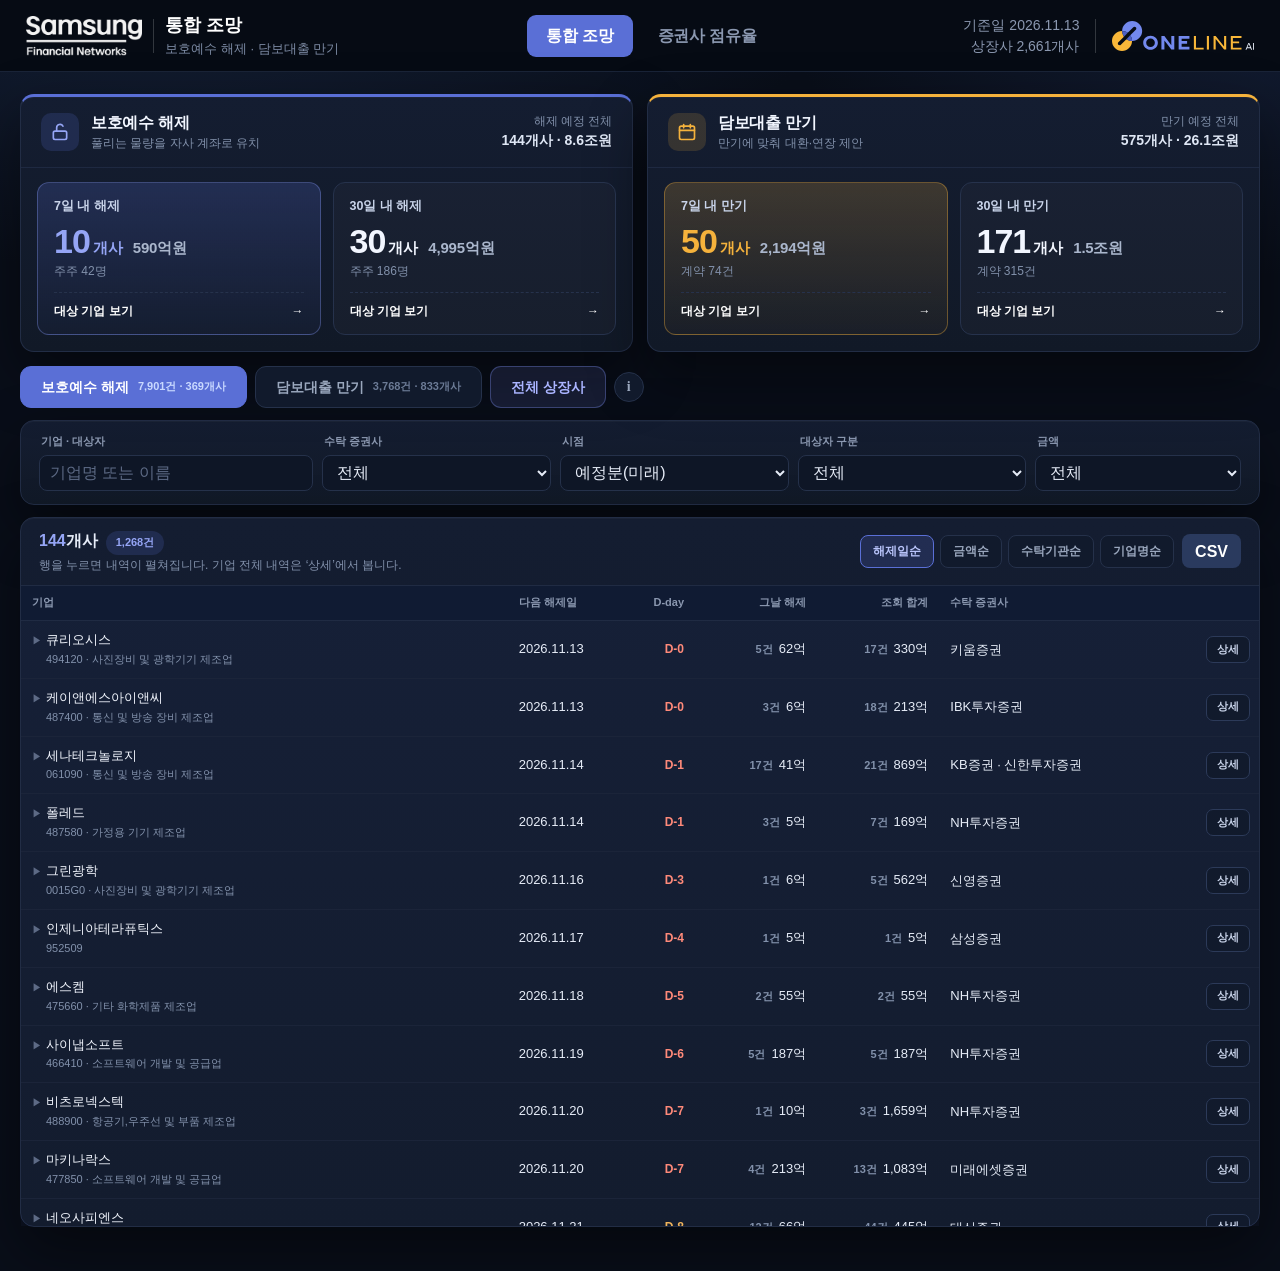
<file: index.html>
<!DOCTYPE html>
<html lang="ko">
<head>
<meta charset="UTF-8" />
<meta name="viewport" content="width=device-width, initial-scale=1.0" />
<title>통합 조망 — 락업·담보대출</title>
<link rel="stylesheet" href="assets/base.css?v=20260929c" />
<style>
  /* 상단 요약 — 보호예수와 담보대출을 두 묶음으로 나눈다 */
  .sum{display:grid;grid-template-columns:1fr 1fr;gap:14px;margin-bottom:14px;background:none;border:0;box-shadow:none;border-radius:0;overflow:visible}
  .sp{background:#fff;border:1px solid var(--line);border-radius:14px;box-shadow:var(--shadow);overflow:hidden}
  .sp-h{display:flex;align-items:center;gap:12px;padding:14px 20px;border-bottom:1px solid var(--line)}
  .sp-ic{width:38px;height:38px;border-radius:10px;display:grid;place-items:center;flex:none}
  .sp-ic svg{width:20px;height:20px}
  .sp-t{font-size:16px;font-weight:850;letter-spacing:-.3px}
  .sp-d{font-size:12px;color:var(--muted);margin-top:1px}
  .sp-r{margin-left:auto;text-align:right;font-size:11.5px;color:var(--muted);white-space:nowrap}
  .sp-r b{display:block;font-size:14px;font-weight:850;color:var(--text)}
  .sp.lk{border-top:3px solid var(--primary)} .sp.lk .sp-ic{background:var(--primary-soft);color:var(--primary)}
  .sp.ln{border-top:3px solid #e08a1e} .sp.ln .sp-ic{background:var(--orange-soft);color:var(--orange)}
  .sp-b{display:grid;grid-template-columns:1fr 1fr;gap:12px;padding:14px 16px 16px}
  .st{border:1px solid var(--line);border-radius:12px;padding:14px 16px 13px;cursor:pointer;position:relative;
    transition:border-color .12s,box-shadow .12s,transform .12s;background:#fff}
  .st:hover{transform:translateY(-1px);box-shadow:0 8px 20px rgba(16,24,39,.09)}
  .sp.lk .st:hover{border-color:var(--primary)} .sp.ln .st:hover{border-color:#e08a1e}
  .sp.lk .st.now{background:linear-gradient(180deg,#f3f7ff,#fff 70%);border-color:#c9d9fb}
  .sp.ln .st.now{background:linear-gradient(180deg,#fff8ee,#fff 70%);border-color:#f6d9ad}
  .st-l{display:flex;align-items:center;gap:7px;font-size:12.5px;font-weight:800;color:#374151}
  .st-l i{font-style:normal;font-size:10.5px;font-weight:850;border-radius:999px;padding:2px 8px;background:var(--red-soft);color:var(--red)}
  .st-v{font-size:34px;font-weight:850;letter-spacing:-1px;line-height:1.1;margin-top:8px}
  .st-v .u{font-size:15px;font-weight:800;margin-left:3px;letter-spacing:0}
  .st-v em{font-style:normal;font-size:15px;font-weight:800;color:#4b5563;margin-left:10px;letter-spacing:-.2px}
  .sp.lk .st.now .st-v{color:var(--primary)} .sp.ln .st.now .st-v{color:#b45309}
  .st-s{font-size:12px;color:var(--muted);margin-top:3px}
  .st-bar{display:flex;height:6px;border-radius:999px;overflow:hidden;background:#eef1f6;margin-top:12px}
  .st-bar span{display:block;height:100%}
  .st-bar .me{background:var(--primary)} .st-bar .ot{background:#f3b04d}
  .st-k{display:flex;justify-content:space-between;font-size:11.5px;color:#4b5563;margin-top:6px}
  .st-k b{font-weight:850;color:var(--text)}
  .st-k .dot{display:inline-block;width:7px;height:7px;border-radius:50%;margin-right:5px;vertical-align:1px}
  .st-go{margin-top:12px;padding-top:10px;border-top:1px dashed var(--line);font-size:12px;font-weight:800;display:flex;justify-content:space-between}
  .sp.lk .st-go{color:var(--primary)} .sp.ln .st-go{color:#b45309}
  @media(max-width:1100px){.sum{grid-template-columns:1fr}}
  @media(max-width:640px){.sp-b{grid-template-columns:1fr}}

  /* 대상 기업 팝업 */
  .act{position:fixed;inset:0;z-index:35;background:rgba(16,24,39,.5);display:none;align-items:flex-start;justify-content:center;padding:34px 20px;overflow:auto}
  .act.on{display:flex}
  .act-box{width:min(1240px,100%);background:#f5f7fb;border-radius:16px;box-shadow:0 30px 80px rgba(16,24,39,.35);overflow:hidden}
  .act-h{background:#fff;padding:20px 24px 16px;border-bottom:1px solid var(--line);position:sticky;top:0;z-index:2}
  .act-t{font-size:20px;font-weight:850;letter-spacing:-.4px}
  .act-d{font-size:12.5px;color:var(--muted);margin-top:3px}
  .act-x{display:flex;gap:8px}
  .act-x button{height:36px;padding:0 14px;border-radius:8px;border:1px solid #d5dbe4;background:#fff;font-weight:750;font-size:13px;cursor:pointer;color:#374151}
  .act-x button:hover{border-color:#9aa9c4}
  .act-k{display:grid;grid-template-columns:repeat(4,1fr);gap:10px;margin-top:14px}
  .act-k div{background:#f8fafc;border:1px solid var(--line);border-radius:10px;padding:10px 14px}
  .act-k small{display:block;font-size:11px;font-weight:750;color:#6b7280}
  .act-k b{display:block;font-size:19px;font-weight:850;letter-spacing:-.4px;margin-top:2px}
  .act-k span{font-size:11.5px;color:var(--muted)}
  .act-f{display:flex;gap:10px;align-items:center;margin-top:12px;flex-wrap:wrap}
  .sg{display:flex;border:1px solid #d5dbe4;border-radius:8px;overflow:hidden;background:#fff}
  .sg button{border:0;background:#fff;height:34px;padding:0 14px;font-size:13px;font-weight:750;color:#4b5563;cursor:pointer}
  .sg button.on{background:var(--primary);color:#fff}
  .sg button small{font-size:11px;font-weight:800;opacity:.7;margin-left:3px}
  .act-b{padding:16px 24px 26px}
  .act-sec{font-size:13px;font-weight:850;color:#374151;margin:16px 0 8px;display:flex;align-items:center;gap:8px}
  .act-sec:first-child{margin-top:0}
  .act-sec small{font-weight:700;color:var(--muted)}
  .ac{background:#fff;border:1px solid var(--line);border-radius:12px;margin-bottom:8px;overflow:hidden}
  .ac.mine{border-left:4px solid var(--primary)}
  .ac.other{border-left:4px solid #f59e0b}
  .ac-top{display:grid;grid-template-columns:96px minmax(0,1.5fr) minmax(0,1fr) minmax(0,1.2fr);gap:16px;padding:14px 18px;align-items:center}
  .ac-d b{display:inline-block;font-size:15px;font-weight:850;border-radius:7px;padding:3px 9px;background:#eef1f6;color:#374151}
  .ac-d b.soon{background:var(--red-soft);color:var(--red)}
  .ac-d b.warn{background:var(--orange-soft);color:var(--orange)}
  .ac-d small{display:block;font-size:11.5px;color:var(--muted);margin-top:4px}
  .ac-n a.key{font-weight:850}
  .ac-n a{font-size:16px;font-weight:500;color:var(--text);text-decoration:none;letter-spacing:-.3px}
  .ac-n a:hover{color:var(--primary);text-decoration:underline}
  .ac-n small{display:block;font-size:11.5px;color:var(--muted);margin-top:2px}
  .ac-a b{font-size:19px;font-weight:850;letter-spacing:-.4px}
  .ac-a small{display:block;font-size:11.5px;color:var(--muted);margin-top:1px}
  .ac-o small{display:block;font-size:10.5px;font-weight:750;color:#6b7280;margin-bottom:3px}
  .pill{display:inline-block;font-size:12px;font-weight:800;border-radius:6px;padding:3px 8px;margin:0 4px 3px 0}
  .pill.me{background:var(--primary);color:#fff}
  .pill.ot{background:#fff5e8;color:#92400e;border:1px solid #fcd9a8}
  .ac-m{display:flex;gap:6px 18px;flex-wrap:wrap;padding:0 18px 12px 130px;font-size:12.5px;color:#4b5563}
  .ac-m b{color:var(--text);font-weight:800}
  .ac-m .up{color:#b42318;font-weight:800}
  .ac-m .dn{color:#1d4ed8;font-weight:800}
  .ac-p{margin:0 18px 12px 130px;background:#f8fafc;border-radius:9px;padding:10px 14px;font-size:12.5px;color:#374151}
  .ac-p h5{margin:0 0 5px;font-size:11px;font-weight:850;color:var(--primary)}
  .ac-p ul{margin:0;padding-left:16px}
  .ac-p li{margin:2px 0}
  .ac-btn{display:flex;gap:6px;padding:0 18px 14px 130px}
  .ac-btn button,.ac-btn a{height:30px;padding:0 12px;border-radius:7px;border:1px solid #d5dbe4;background:#fff;font-size:12px;font-weight:750;
    color:#374151;cursor:pointer;text-decoration:none;display:inline-flex;align-items:center}
  .ac-btn button:hover,.ac-btn a:hover{border-color:var(--primary);color:var(--primary)}
  .ac-t{border-top:1px solid var(--line);background:#fbfcfe;padding:4px 18px 10px}
  .ac-t{overflow-x:auto}
  .ac-t table{width:100%;min-width:0;table-layout:auto;border-collapse:collapse;font-size:12px}
  .ac-t th{position:static;background:transparent;text-align:left;font-size:10.5px;color:#6b7280;padding:8px 8px;border-bottom:1px solid var(--line);white-space:nowrap}
  .ac-t td{padding:7px 8px;border-bottom:1px solid #eef1f6}
  .ac-t tr:last-child td{border-bottom:0}
  .ac-t .r{text-align:right;font-variant-numeric:tabular-nums;white-space:nowrap}
  @media(max-width:900px){.ac-top{grid-template-columns:80px 1fr}.ac-m,.ac-p,.ac-btn{padding-left:18px;margin-left:0}.ac-p{margin-left:18px}.act-k{grid-template-columns:repeat(2,1fr)}}

  .kindtabs{display:flex;gap:8px;margin-bottom:12px}
  .kt{height:42px;padding:0 20px;border:1px solid #d9dee7;background:#fff;border-radius:11px;
    font-size:14px;font-weight:800;color:#4b5563;cursor:pointer;display:flex;align-items:center;gap:9px}
  .kt small{font-size:11px;font-weight:750;color:#9aa3af}
  .kt.on{border-color:var(--primary);background:var(--primary);color:#fff}
  .kt.on small{color:#c9d9ff}
  /* 전체 상장사는 일정 목록이 아니라 기업 찾기다. 색을 달리해 구분한다 */
  .kt.all{background:#eef2ff;border-color:#c7d2fe;color:#4f5fb8}
  .kt.all:hover{background:#e4eaff}
  .kt.all.on{background:#dfe6ff;border-color:#7c8df0;color:#3443a6;box-shadow:inset 0 0 0 1px #7c8df0}
  .info{position:relative;display:flex;align-items:center}
  .info-i{width:30px;height:30px;border-radius:50%;border:1px solid #cfd6e2;background:#fff;color:#6b7280;
    font-size:14px;font-weight:800;font-style:normal;cursor:help;display:grid;place-items:center;font-family:Georgia,serif}
  .info:hover .info-i,.info-i:focus{border-color:#7c8df0;color:#3443a6;background:#eef2ff;outline:none}
  .info-p{display:none;position:absolute;left:0;top:40px;z-index:20;width:max-content;max-width:min(640px,80vw);
    background:#152033;color:#dbe3f0;border-radius:10px;padding:14px 16px;font-size:12.5px;line-height:1.75;
    box-shadow:0 14px 34px rgba(16,24,39,.28)}
  .info-p b{color:#fff;font-weight:800}
  .info:hover .info-p,.info-i:focus + .info-p{display:block}
  .bar{padding:13px 18px;margin-bottom:12px}
  .grid{display:grid;grid-template-columns:1.2fr 1fr 1fr 1fr .9fr;gap:9px;align-items:end}
  .field label{display:block;font-size:11px;font-weight:700;color:#4b5563;margin:0 0 5px 2px}
  input,select{width:100%;height:36px;border:1px solid #d5dbe4;border-radius:8px;padding:0 10px;background:#fff;color:var(--text);outline:none}
  input:focus,select:focus{border-color:#7297ef;box-shadow:0 0 0 3px rgba(36,87,214,.09)}

  .head{min-height:58px;padding:11px 18px;border-bottom:1px solid var(--line);
    display:flex;align-items:center;justify-content:space-between;gap:12px;flex-wrap:wrap}
  .h-title{font-size:16px;font-weight:780}
  .h-title span{color:var(--primary)}
  .h-sub{font-size:12px;color:var(--muted);margin-top:2px}
  .tabs{display:flex;gap:6px;flex-wrap:wrap}
  .tab{height:33px;padding:0 12px;border:1px solid #d9dee7;background:#fff;border-radius:8px;
    font-size:12px;font-weight:750;cursor:pointer;color:#4b5563}
  .tab.on{border-color:var(--primary);background:var(--primary-soft);color:var(--primary)}
  .btn{height:34px;border:0;border-radius:8px;padding:0 13px;font-weight:750;cursor:pointer;white-space:nowrap}
  .btn-dark{background:var(--navy);color:#fff}

  .wrap{overflow:auto;max-height:640px}
  table{width:100%;border-collapse:separate;border-spacing:0;min-width:1240px;font-size:13px}
  th{position:sticky;top:0;z-index:2;background:#f8fafc;color:#4b5563;font-size:11px;font-weight:780;
    text-align:left;padding:9px 11px;border-bottom:1px solid var(--line);white-space:nowrap}
  th.num,td.num{text-align:right}
  th.lk{background:#f2f7ff} th.ln{background:#fff8f0}
  td{padding:10px 11px;border-bottom:1px solid #edf0f4;vertical-align:middle}
  td.lk{background:#fbfdff} td.ln{background:#fffdfa}
  tbody tr{cursor:pointer} tbody tr:hover td{background:#f6f9ff}
  .co{font-weight:500;white-space:nowrap}
  .co.key{font-weight:800}
  .co-sub{font-size:11px;color:var(--muted);margin-top:2px}
  .num{font-variant-numeric:tabular-nums;white-space:nowrap}
  .dd{font-weight:800;white-space:nowrap;font-size:12px}
  .dd.soon{color:var(--red)} .dd.warn{color:var(--orange)}
  .plus{font-size:10px;color:var(--primary);font-weight:750;margin-left:4px}
  .mock{font-size:9px;color:#9a6b00;background:#fff3d6;border-radius:4px;padding:1px 4px;margin-left:5px;font-weight:800}

  .drawer{position:fixed;inset:0;background:rgba(16,24,39,0);z-index:40;
    visibility:hidden;transition:background .24s ease,visibility 0s linear .3s}
  .drawer.on{background:rgba(16,24,39,.42);visibility:visible;
    transition:background .24s ease,visibility 0s}
  .sheet{position:absolute;right:0;top:0;bottom:0;width:min(1280px,96vw);background:#fff;overflow-y:auto;overflow-x:hidden;
    box-shadow:-14px 0 40px rgba(16,24,39,.18);
    transform:translateX(100%);transition:transform .3s cubic-bezier(.22,.7,.3,1)}
  .drawer.on .sheet{transform:translateX(0)}
  @media(prefers-reduced-motion:reduce){
    .drawer,.drawer.on,.sheet,.drawer.on .sheet{transition:none}
  }
  .sheet-head{position:sticky;top:0;background:#fff;border-bottom:1px solid var(--line);
    padding:18px 22px;display:flex;justify-content:space-between;align-items:flex-start;gap:14px;z-index:1}
  .sheet-co{font-size:20px;font-weight:850}
  .sheet-meta{font-size:12px;color:var(--muted);margin-top:4px}
  .x{border:0;background:#eef2f7;width:32px;height:32px;border-radius:8px;cursor:pointer;font-size:16px;color:#4b5563}
  .sheet-body{padding:18px 22px 40px}
  .blk{margin-bottom:22px}
  .blk-t{font-size:13px;font-weight:800;margin-bottom:9px;display:flex;align-items:center;gap:8px}
  .tl{border:1px solid var(--line);border-radius:10px;padding:12px 14px;background:#fbfcfe}
  .tl-row{display:grid;grid-template-columns:16px 100px 1fr 110px;gap:11px;align-items:center;
    padding:6px 0;font-size:12px;border-bottom:1px solid #eef1f6}
  .tl-row:last-child{border-bottom:0}
  .dot{width:9px;height:9px;border-radius:50%}
  .dot.lk{background:var(--primary)} .dot.ln{background:var(--orange)}
  .tl-bar{height:7px;border-radius:4px;background:#e8edf5;position:relative}
  .tl-bar i{position:absolute;top:0;bottom:0;width:7px;border-radius:4px}
  .mini{width:100%;border-collapse:collapse;font-size:12px;table-layout:fixed}
  .mini th{position:static;background:#f8fafc;padding:7px 8px;font-size:11px;
    white-space:nowrap;overflow:hidden;text-overflow:ellipsis}
  .mini td{padding:7px 8px;border-bottom:1px solid #f1f4f8;
    overflow-wrap:anywhere;word-break:break-word;vertical-align:top}
  .mini .n{text-align:right;font-variant-numeric:tabular-nums;white-space:nowrap}
  .mini col.w-nm{width:15%} .mini col.w-ty{width:9%} .mini col.w-org{width:20%}
  .mini col.w-num{width:12%} .mini col.w-dt{width:11%} .mini col.w-dd{width:9%} .mini col.w-src{width:8%}
  .src{display:inline-flex;align-items:center;justify-content:center;height:25px;padding:0 8px;
    border:1px solid #bfd0fa;border-radius:6px;color:var(--primary);text-decoration:none;font-size:11px;font-weight:750}
  /* 기업 단위 행 + 펼침 */
  .car{display:inline-block;width:14px;color:#9aa3af;font-size:10px;transition:transform .15s}
  tr.g.open .car{transform:rotate(90deg);color:var(--primary)}
  tr.g.open td{background:#f3f7ff;border-bottom-color:#dbe6fb}
  .cnt{color:var(--muted);font-size:11px;font-weight:700;margin-right:6px}
  .orgs{white-space:normal;line-height:1.35}
  .more{color:var(--muted);font-size:11px}
  .btn-line{height:27px;padding:0 10px;border:1px solid #cfd8e6;background:#fff;border-radius:7px;
    font-size:11px;font-weight:750;color:#374151;cursor:pointer;white-space:nowrap}
  .btn-line:hover{border-color:var(--primary);color:var(--primary)}
  tr.sub{cursor:default} tr.sub:hover td{background:#fafcff}
  tr.sub>td{padding:0 0 0 38px;background:#fafcff;border-bottom:1px solid #dbe6fb}
  .subt{width:100%;min-width:0;font-size:12px;border-collapse:collapse}
  .subt th{position:static;background:transparent;font-size:10.5px;padding:7px 10px;color:#6b7280;border-bottom:1px solid #e6ecf5}
  .subt td{padding:7px 10px;border-bottom:1px solid #eef2f8;background:transparent}
  .subt tr:last-child td{border-bottom:0}
  .subt tr.past td{color:#9aa3af}
  /* 상세 패널 월별 일정 */
  .mo{border:1px solid var(--line);border-radius:10px;padding:6px 14px;background:#fbfcfe}
  .mo-row{display:grid;grid-template-columns:74px 1fr 1fr;gap:14px;align-items:center;padding:7px 0;
    border-bottom:1px solid #eef1f6;font-size:12px}
  .mo-row:last-child{border-bottom:0}
  .mo-m{font-weight:800;font-variant-numeric:tabular-nums}
  .mo-c{display:grid;grid-template-columns:1fr 128px;gap:10px;align-items:center}
  .mo-b{height:9px;border-radius:5px;background:#e8edf5;overflow:hidden}
  .mo-b i{display:block;height:100%;border-radius:5px}
  .mo-b.lk i{background:var(--primary)} .mo-b.ln i{background:var(--orange)}
  .mo-v{text-align:right;font-variant-numeric:tabular-nums;white-space:nowrap}
  .mo-v b{font-weight:800} .mo-v small{color:var(--muted);margin-left:4px}
  .mo-h{font-size:11px;font-weight:750;color:#6b7280}
  .mini tr.past td{color:#9aa3af}
  @media(max-width:1200px){.grid{grid-template-columns:repeat(3,1fr)}}
  /* 헤더는 증권사 점유율 화면과 같은 색을 쓴다 */
  .topbar{background:#060b14;border-bottom:1px solid #1a2438}
  .brand-sub{color:#7d8ba4}
  .top-meta{color:#8b98b0}
  .nav a{color:#8b98b0}
  .nav a:hover{background:rgba(255,255,255,.06);color:#fff}
  .nav a.on{background:#5a6fd6;color:#fff}
  /* ── 어두운 테마 (증권사 점유율 화면과 같은 색) ─────────────────── */
  :root{
    color-scheme:dark;
    --bg:#090e19; --panel:#121b2d; --text:#e6ecf7; --muted:#8291ab; --line:#202b43;
    --primary:#5a6fd6; --primary-soft:rgba(90,111,214,.18); --pt:#95a5f5;
    --navy:#2a3a5e; --green:#4fd1a1; --green-soft:rgba(79,209,161,.14);
    --orange:#f0b45c; --orange-soft:rgba(245,178,60,.15);
    --red:#ff8a7a; --red-soft:rgba(255,99,82,.16); --shadow:0 24px 60px rgba(0,0,0,.45);
  }
  body{background:
      radial-gradient(1200px 600px at 12% -10%, #16233c 0%, transparent 60%),
      radial-gradient(900px 500px at 100% 0%, #131d34 0%, transparent 55%),
      #090e19;background-attachment:fixed;color:#e6ecf7}
  .panel,.sp{background:linear-gradient(180deg,#141d31 0%,#111927 100%);border:1px solid #222d45;
    box-shadow:0 24px 60px rgba(0,0,0,.45), inset 0 1px 0 rgba(255,255,255,.03)}
  .sum{background:none;border:0;box-shadow:none}
  .na{color:#5d6a85}
  .badge{background:#1a2440;color:#9aa7bd}
  .badge.blue{color:#95a5f5}

  /* 상단 요약 */
  .sp.lk{border-top:3px solid #5a6fd6} .sp.ln{border-top:3px solid #f5b23c}
  .sp.lk .sp-ic{color:#95a5f5} .sp.ln .sp-ic{color:#f5b23c}
  .sp-h{border-bottom-color:#1e2941}
  .sp-t{color:#f2f6ff}
  .sp-r b{color:#dfe7f5}
  .st{background:rgba(255,255,255,.025);border-color:#26324c}
  .st:hover{box-shadow:0 10px 26px rgba(0,0,0,.4)}
  .sp.lk .st:hover{border-color:#8496f0} .sp.ln .st:hover{border-color:#f5b23c}
  .sp.lk .st.now{background:linear-gradient(180deg,rgba(90,111,214,.22),rgba(90,111,214,.05));border-color:rgba(132,150,240,.36)}
  .sp.ln .st.now{background:linear-gradient(180deg,rgba(245,178,60,.19),rgba(245,178,60,.04));border-color:rgba(245,178,60,.36)}
  .st-l{color:#c9d4ea}
  .st-v{color:#f2f6ff}
  .st-v em{color:#aab6cc}
  .sp.lk .st.now .st-v{color:#95a5f5} .sp.ln .st.now .st-v{color:#f5b23c}
  .st-bar{background:#1a2540}
  .st-bar .me{background:#7389ee} .st-bar .ot{background:#f5b23c}
  .st-k{color:#94a3ba} .st-k b{color:#e6ecf7}
  .st-go{border-top-color:#26324c}
  .sp.lk .st-go,.sp.ln .st-go{color:#fff}

  /* 탭·필터 */
  .kt{background:#111a2c;border-color:#25314a;color:#9aa7bd}
  .kt small{color:#6c7b96}
  .kt.on{background:#5a6fd6;border-color:#5a6fd6;color:#fff}
  .kt.all{background:rgba(124,141,240,.13);border-color:rgba(124,141,240,.34);color:#aab4ff}
  .kt.all:hover{background:rgba(124,141,240,.2)}
  .kt.all.on{background:rgba(124,141,240,.27);border-color:#7c8df0;color:#dfe3ff;box-shadow:inset 0 0 0 1px #7c8df0}
  .info-i{background:#111a2c;border-color:#25314a;color:#9aa7bd}
  .info:hover .info-i,.info-i:focus{background:rgba(124,141,240,.2);border-color:#7c8df0;color:#dfe3ff}
  .info-p{background:#0b1220;border:1px solid #2a3756;box-shadow:0 18px 44px rgba(0,0,0,.6)}
  .field label{color:#8b98b0}
  input,select{background:#0e1626;border-color:#25314a;color:#e6ecf7}
  input::placeholder{color:#5d6a85}
  input:focus,select:focus{border-color:#8496f0;box-shadow:0 0 0 3px rgba(132,150,240,.16)}
  select:disabled{opacity:.45}
  .h-title span{color:#95a5f5}
  .tab{background:#111a2c;border-color:#25314a;color:#9aa7bd}
  .tab.on{background:rgba(90,111,214,.2);border-color:#5a6fd6;color:#b9c4fa}
  .btn-dark{background:#2a3a5e;color:#fff}
  .btn-dark:hover{background:#34487a}

  /* 목록 표 */
  th{background:#0f1728;color:#8b98b0;border-bottom-color:#202b43}
  th.lk{background:#101b33} th.ln{background:#1c1710}
  td{border-bottom-color:#1b2439}
  td.lk{background:rgba(90,111,214,.04)} td.ln{background:rgba(245,178,60,.04)}
  tbody tr:hover td{background:rgba(132,150,240,.07)}
  .co{color:#f1f5fd}
  .plus{color:#95a5f5}
  .car{color:#5d6a85}
  tr.g.open .car{color:#95a5f5}
  tr.g.open td{background:rgba(90,111,214,.11);border-bottom-color:#25355a}
  .btn-line{background:#111a2c;border-color:#2c3a59;color:#c9d4ea}
  .btn-line:hover{border-color:#8496f0;color:#b9c4fa}
  tr.sub:hover td,tr.sub>td{background:#0c1321;border-bottom-color:#25355a}
  .subt th{color:#7f8da8;border-bottom-color:#1e2942;background:transparent}
  .subt td{border-bottom-color:#182238;background:transparent}
  tr.sub .subt tr:hover td{background:transparent}
  .subt tr.past td,.mini tr.past td{color:#5d6a85}
  .src{border-color:rgba(132,150,240,.4);color:#95a5f5}
  .src:hover{background:rgba(132,150,240,.12)}

  /* 기업 상세 패널 */
  .drawer.on{background:rgba(3,6,12,.62)}
  .sheet{background:#0f1726;box-shadow:-14px 0 50px rgba(0,0,0,.6)}
  .sheet-head{background:#0f1726;border-bottom-color:#202b43}
  .sheet-co{color:#f2f6ff}
  .x{background:#1a2440;color:#c9d4ea}
  .x:hover{background:#25325a}
  .tl,.mo{background:#0c1321;border-color:#202b43}
  .tl-row,.mo-row{border-bottom-color:#1b2439}
  .tl-bar,.mo-b{background:#1a2540}
  .mo-b.lk i{background:#7389ee} .mo-b.ln i{background:#f5b23c}
  .dot.lk{background:#7389ee} .dot.ln{background:#f5b23c}
  .mo-h{color:#8b98b0}
  .mini th{background:#0f1728}
  .mini td{border-bottom-color:#1b2439}

  /* 대상 기업 팝업 */
  .act{background:rgba(3,6,12,.74)}
  .act-box{background:#0b1220;border:1px solid #222d45;box-shadow:0 40px 100px rgba(0,0,0,.7)}
  .act-h{background:#101827;border-bottom-color:#202b43}
  .act-t{color:#f2f6ff}
  .act-x button{background:#111a2c;border-color:#2c3a59;color:#c9d4ea}
  .act-x button:hover{border-color:#8496f0;color:#fff}
  .act-k div{background:rgba(255,255,255,.035);border-color:#222d45}
  .act-k small{color:#8b98b0}
  .act-k b{color:#f2f6ff}
  .sg{background:#111a2c;border-color:#25314a}
  .sg button{background:transparent;color:#9aa7bd}
  .sg button:hover{color:#dbe4f5}
  .sg button.on{background:#5a6fd6;color:#fff}
  .act-sec{color:#c9d4ea}
  .ac{background:#121b2d;border-color:#222d45}
  .ac.mine,.ac.other{border-left-color:#4a566f}
  .ac-d b{background:#1a2440;color:#c9d4ea}
  .ac-n a{color:#f2f6ff} .ac-n a:hover{color:#b9c4fa}
  .ac-a b{color:#f2f6ff}
  .ac-o small{color:#8b98b0}
  .pill.me{background:#5a6fd6;color:#fff}
  .pill.ot{font-weight:500;background:rgba(245,178,60,.14);color:#f0b45c;border-color:rgba(245,178,60,.36)}
  .ac-m{color:#94a3ba}
  .ac-m .up{color:#ff8a7a} .ac-m .dn{color:#95a5f5}
  .ac-p{background:rgba(255,255,255,.035);color:#c9d4ea}
  .ac-p b{color:#f2f6ff}
  .ac-p h5{color:#95a5f5}
  .ac-btn button,.ac-btn a{background:#111a2c;border-color:#2c3a59;color:#c9d4ea}
  .ac-btn button:hover,.ac-btn a:hover{border-color:#8496f0;color:#b9c4fa}
  .ac-t{background:#0c1321;border-top-color:#202b43}
  .ac-t th{color:#7f8da8;border-bottom-color:#1e2942;background:transparent}
  .ac-t td{border-bottom-color:#182238}
  .ac-t a{color:#95a5f5}
  .ac-t tbody tr{cursor:default} .ac-t tbody tr:hover td{background:transparent}
  .empty{color:#7d8ca6}
  /* ── 모바일·세로 태블릿 (폭 900 이하) ─────────────────────────────────── */
  @media (max-width:900px){
    html{-webkit-text-size-adjust:100%}
    .topbar{height:auto;padding:10px 14px 12px;display:grid;grid-template-columns:1fr auto;
      grid-template-areas:"brand right" "nav nav";gap:10px 12px}
    .brand{grid-area:brand;min-width:0}
    .brand-bar,.brand > div:last-child{display:none}
    .brand-logo{height:30px}
    .top-right{grid-area:right;gap:10px}
    .top-meta{font-size:10.5px;line-height:1.35}
    .co-logo{padding-left:10px;height:28px} .co-logo img{height:20px}
    .nav{grid-area:nav;gap:8px}
    .nav a{flex:1;justify-content:center;height:40px;padding:0;font-size:14.5px;background:rgba(255,255,255,.05)}
    .page{width:calc(100% - 24px);margin:14px auto 36px}

    /* 표는 카드로 바꾼다. 칸 이름표는 data-l 에서 온다 */
    table{display:block;min-width:0 !important;width:100%}
    thead,colgroup{display:none}
    tbody{display:block}
    tbody > tr{display:grid;grid-template-columns:1fr 1fr;gap:7px 14px;padding:12px 14px;border-bottom:1px solid #1b2439;position:relative}
    tbody > tr > td{display:block;padding:0 !important;border:0 !important;background:transparent !important;
      text-align:left !important;min-width:0;white-space:normal !important;font-size:13.5px}
    tbody > tr > td[data-l]::before{content:attr(data-l);display:block;font-size:10.5px;font-weight:700;color:#7f8da8;margin-bottom:1px}
    tbody > tr > td:first-child{grid-column:1/-1;font-size:15px}
    tbody > tr > td:first-child::before,tbody > tr > td[data-l=""]::before{display:none}
    tbody > tr > td[colspan]{grid-column:1/-1}
    tbody > tr:last-child{border-bottom:0}

    .sum{grid-template-columns:1fr !important;gap:12px}
    .sp-h{padding:12px 14px} .sp-d{display:none}
    .sp-r{font-size:10.5px} .sp-r b{font-size:12.5px}
    .sp-b{grid-template-columns:1fr 1fr !important;gap:10px;padding:12px}
    .st{padding:12px 12px 11px}
    .st-v{font-size:28px} .st-v em{display:block;margin:4px 0 0;font-size:14px}
    .st-go{font-size:11.5px}

    .kindtabs{flex-wrap:nowrap;overflow-x:auto;-webkit-overflow-scrolling:touch;padding-bottom:2px}
    .kt{flex:none;height:40px;padding:0 15px} .kt small{display:none}
    .info{flex:none}
    .info-p{position:fixed;left:12px;right:12px;top:auto;bottom:16px;width:auto;max-width:none;z-index:60}
    .info:hover .info-p,.info-i:focus + .info-p{display:none}
    .info.on .info-p{display:block}

    .bar{padding:12px}
    .grid{grid-template-columns:1fr 1fr !important;gap:10px}
    .field:first-child{grid-column:1/-1}
    input,select{height:42px;font-size:16px}
    .head{padding:12px 14px}
    .head > div:last-child{width:100%;justify-content:space-between}
    .tabs{flex-wrap:nowrap;overflow-x:auto} .tab{flex:none;height:36px}
    .wrap{max-height:none;overflow:visible}

    /* 목록 */
    #tb tr.g{padding-right:70px}
    #tb tr.g > td:last-child{position:absolute;right:12px;top:12px}
    #tb tr.g.open{background:rgba(90,111,214,.11)}
    .btn-line{height:34px;padding:0 12px;font-size:12px}
    tr.sub,tr:has(> td[colspan]){display:block;padding:0}
    tr.sub > td{padding:0 0 0 14px !important;background:#0c1321 !important}
    .subt tbody > tr{padding:10px 12px}
    .subt tbody > tr > td:first-child{font-size:14px;font-weight:700}
    .co-sub{margin-left:0 !important}

    /* 기업 상세 */
    .sheet{width:100vw}
    .sheet-head{padding:14px} .sheet-co{font-size:18px}
    .sheet-body{padding:14px 12px 40px}
    .mini{table-layout:auto}
    .mini tbody > tr{padding:10px 4px}
    .mini tbody > tr > td:first-child{font-weight:700}
    .mo{padding:4px 12px}
    .mo-row{grid-template-columns:56px 1fr !important;gap:6px 10px}
    .mo-row > :nth-child(3){grid-column:2}
    .mo-c{grid-template-columns:1fr 92px}

    /* 대상 기업 팝업 */
    .act{padding:0}
    .act-box{width:100%;min-height:100%;border-radius:0;border:0}
    .act-h{position:static;padding:14px 14px 12px}
    .act-t{font-size:17px} .act-d{font-size:11.5px}
    .act-x{flex:none} .act-x button{height:34px;padding:0 10px;font-size:12px;white-space:nowrap}
    .act-k{grid-template-columns:1fr 1fr;gap:8px}
    .act-k div{padding:9px 12px} .act-k b{font-size:17px}
    .act-f{flex-wrap:nowrap;overflow-x:auto;gap:8px;padding-bottom:3px;-webkit-overflow-scrolling:touch}
    .sg{flex:none} .sg button{height:36px;padding:0 12px;white-space:nowrap}
    .act-b{padding:12px 12px 30px}
    .ac-top{grid-template-columns:auto 1fr;gap:10px 12px;padding:12px 14px}
    .ac-a,.ac-o{grid-column:1/-1}
    .ac-m{padding:0 14px 10px;gap:4px 14px}
    .ac-p{margin:0 14px 10px}
    .ac-btn{padding:0 14px 12px;flex-wrap:wrap}
    .ac-btn button,.ac-btn a{height:36px}
    .ac-t{padding:0}
    .ac-t tbody > tr{padding:10px 14px}
    .ac-t tbody > tr > td:first-child{font-weight:700}
    .foot{text-align:left}
  }
</style>
</head>
<body>
<header class="topbar">
  <div class="brand"><a href="index.html" title="통합 조망으로 이동" style="display:block;line-height:0"><img class="brand-logo" src="assets/img/samsung_financial_networks_white.png" alt="삼성금융네트웍스" /></a>
    <div class="brand-bar"></div>
    <div><div class="brand-title">통합 조망</div>
      <div class="brand-sub">보호예수 해제 · 담보대출 만기</div></div></div>
  <nav class="nav">
    <a href="index.html" class="on">통합 조망</a>
    <a href="exec.html">증권사 점유율</a>
  </nav>
  <div class="top-right">
    <div class="top-meta" id="topMeta">불러오는 중…</div>
    <div class="co-logo"><img src="assets/img/onelineai_logo_dark.svg" alt="원라인에이아이" /></div>
  </div>
</header>

<main class="page">
  <section class="panel sum" id="sumBar"></section>

  <div class="kindtabs" id="kindTabs"></div>

  <section class="panel bar">
    <div class="grid">
      <div class="field"><label>기업 · 대상자</label><input id="fq" name="fq" placeholder="기업명 또는 이름" autocomplete="off" spellcheck="false" /></div>
      <div class="field"><label id="fOrgLabel">기관</label><select id="fOrg"></select></div>
      <div class="field"><label>시점</label><select id="fWhen">
        <option value="upcoming">예정분(미래)</option><option value="7">7일 이내</option>
        <option value="30">30일 이내</option><option value="90">90일 이내</option>
        <option value="unknown">일정 미상</option><option value="all">전체</option>
      </select></div>
      <div class="field"><label id="fTypeLabel">대상자 유형</label><select id="fType"></select></div>
      <div class="field"><label>금액</label><select id="fAmt">
        <option value="">전체</option><option value="10">10억 이상</option>
        <option value="100">100억 이상</option><option value="500">500억 이상</option>
      </select></div>
    </div>
  </section>

  <section class="panel">
    <div class="head">
      <div><div class="h-title"><span id="cnt">0</span>건<span id="badges"></span></div>
        <div class="h-sub" id="hSub">행을 누르면 내역이 펼쳐집니다.</div></div>
      <div style="display:flex;gap:8px;align-items:center">
        <div class="tabs" id="tabs"></div>
        <button class="btn btn-dark" id="csv">CSV</button>
      </div>
    </div>
    <div class="wrap">
      <table><thead id="th"></thead><tbody id="tb"></tbody></table>
    </div>
  </section>
  <div class="foot" id="foot"></div>
</main>

<div class="act" id="act" role="dialog" aria-modal="true" aria-labelledby="actT">
  <div class="act-box">
    <div class="act-h">
      <div style="display:flex;justify-content:space-between;gap:14px;align-items:flex-start">
        <div><div class="act-t" id="actT"></div><div class="act-d" id="actD"></div></div>
        <div class="act-x"><button id="actCsv">CSV 내려받기</button><button id="actClose">닫기 ✕</button></div>
      </div>
      <div class="act-k" id="actK"></div>
      <div class="act-f">
        <div class="sg" id="actBkt"></div>
        <div class="sg" id="actWho"></div>
        <div class="sg" id="actSort"><button data-s="date" class="on">임박순</button><button data-s="amt">금액순</button></div>
      </div>
    </div>
    <div class="act-b" id="actB"></div>
  </div>
</div>
<div class="drawer" id="drawer"><div class="sheet" id="sheet"></div></div>

<script>
const el = id => document.getElementById(id);
/* 모바일에서는 표를 카드로 바꾼다. 머리줄 이름을 각 칸에 붙여 두면 CSS 가 이름표로 쓴다. */
const MQ = matchMedia("(max-width:900px)");
function labelTables() {
  if (!MQ.matches) return;
  document.querySelectorAll("table").forEach(t => {
    const h = t.tHead && t.tHead.rows[0]; if (!h) return;
    const names = [...h.cells].map(c => c.textContent.trim());
    [...t.tBodies].forEach(b => [...b.rows].forEach(r => { if (r.cells.length !== names.length) return;
      [...r.cells].forEach((c, i) => { if (c.dataset.l !== names[i]) c.dataset.l = names[i]; }); }));
  });
}
{ let id = 0; new MutationObserver(() => { cancelAnimationFrame(id); id = requestAnimationFrame(labelTables); })
    .observe(document.body, { childList: true, subtree: true });
  MQ.addEventListener("change", labelTables); }

/* 뒤로가기로 닫기 — 팝업을 열 때마다 방문 기록을 한 칸 쌓는다.
   뒤로가기를 누르면 이전 페이지로 가지 않고 맨 위에 열린 화면만 닫힌다.
   닫기 버튼·바깥 누르기·ESC 도 같은 길(기록 한 칸 되돌리기)을 탄다. */
const OV = [];
let ovSeq = (history.state && history.state.ov) || 0;
function ovPush(close) { const id = ++ovSeq; OV.push({ id, close }); history.pushState({ ov: id }, ""); }
function ovBack(n = 1) { if (OV.length) history.go(-Math.min(n, OV.length)); }
addEventListener("popstate", e => { const keep = (e.state && e.state.ov) || 0;
  while (OV.length && OV[OV.length - 1].id > keep) OV.pop().close(); });

const eok = v => { if (v == null) return null; const a = v / 1e8;
  if (a >= 10000) { const j = a / 10000; return (Number.isInteger(j) ? j.toFixed(0) : j.toFixed(1)) + "조"; }
  if (a < 1) return Math.round(v / 1e4).toLocaleString("ko-KR") + "만"; return Math.round(a).toLocaleString("ko-KR") + "억"; };
const fd = s => s ? s.replaceAll("-", ".") : "";
const NA = '<span class="na">미상</span>';
const esc = v => String(v ?? "").replace(/[&<>"']/g, c => ({ "&": "&amp;", "<": "&lt;", ">": "&gt;", '"': "&quot;", "'": "&#39;" }[c]));
const capTxt = v => v == null ? NA : v >= 10000 ? (v / 10000).toFixed(1) + "조" : Math.round(v).toLocaleString("ko-KR") + "억";
const PAGE = 200;
// 이름을 굵게 쓰는 곳은 삼성증권뿐이다. 나머지는 보통 굵기로 둔다.
const isKey = n => n === "삼성증권";
let INFO = "";                  // 데이터 출처·기준 안내 (전체 상장사 옆 아이콘)
let D = null, COS = [], COMAP = new Map(), rows = [], groups = [], shown = PAGE;
const OPEN = new Set();          // 펼쳐 둔 기업 (종목코드)
const dd = s => s ? Math.ceil((new Date(s + "T00:00:00") - new Date(D.meta.baseDate + "T00:00:00")) / 86400000) : null;
const ddCell = k => k == null ? NA : k < 0 ? `<span class="na">${-k}일 경과</span>`
  : `<span class="dd ${k <= 7 ? "soon" : k <= 30 ? "warn" : ""}">D-${k}</span>`;

/* 기업 상세 패널용 — 한 기업의 락업·대출을 묶어 둔다.
   목록은 탭별 이벤트 단위라 별개다. */
function buildCompanies() {
  // 공시가 없는 회사도 검색·조회되어야 한다. 상장사 마스터를 먼저 깔고 이벤트를 얹는다.
  const m = new Map();
  (D.companies || []).forEach(c => m.set(c.c, { name: c.n, corp_name: c.n, stock_code: c.c, market: c.m,
    industry: c.i, market_cap: c.cap, lockups: [], loans: [] }));
  const get = x => { if (!m.has(x.stock_code)) m.set(x.stock_code, { name: x.corp_name, corp_name: x.corp_name,
    stock_code: x.stock_code, market: x.market, industry: x.industry, market_cap: x.market_cap, lockups: [], loans: [] });
    return m.get(x.stock_code); };
  D.lockups.forEach(x => get(x).lockups.push(x));
  D.loans.forEach(x => get(x).loans.push(x));
  COMAP = m;
  return [...m.values()];
}

const KINDS = {
  lockup: {
    label: "보호예수 해제", unit: "건",
    sorts: [["date", "해제일순"], ["amount", "금액순"], ["org", "수탁기관순"], ["company", "기업명순"]],
    cols: [
      ["기업", r => `<div class="co${isKey(r.corp_name) ? " key" : ""}">${esc(r.corp_name)}</div><div class="co-sub">${r.stock_code || ""}${r.industry ? " · " + esc(r.industry) : ""}</div>`],
      ["대상자", r => r.holder_name ? esc(r.holder_name) : NA],
      ["구분", r => r.holder_type || NA],
      ["해제일", r => r.release_date
        ? fd(r.release_date) + (r.release_src === "실측기간" ? ' <span class="na" title="예탁일에 이 사유의 실제 보유 기간을 더한 날짜입니다 (한국예탁결제원 반환 내역 기준).">(계산)</span>' : "")
        : NA],
      ["D-day", r => ddCell(dd(r.release_date)), "num"],
      ["수량", r => r.lockup_qty ? r.lockup_qty.toLocaleString("ko-KR") + "주" : NA, "num"],
      ["평가금액", r => r.lockup_value ? eok(r.lockup_value) : NA, "num"],
      ["수탁 증권사", r => brokers(r)],
      ["공시", r => r.source_url ? `<a class="src" href="${r.source_url}" target="_blank" rel="noopener" onclick="event.stopPropagation()">${r.row_source === "KIND" ? "KIND" : "원문"}</a>` : NA],
    ],
    date: r => r.release_date, amount: r => r.lockup_value,
    org: r => r.custody_broker, orgs: r => r.custody_brokers || (r.custody_broker ? [r.custody_broker] : []),
    type: r => r.holder_type, who: r => r.holder_name,
  },
  loan: {
    label: "담보대출 만기", unit: "건",
    sorts: [["date", "만기순"], ["amount", "금액순"], ["org", "대출기관순"], ["company", "기업명순"]],
    cols: [
      ["기업", r => `<div class="co${isKey(r.corp_name) ? " key" : ""}">${esc(r.corp_name)}</div><div class="co-sub">${r.stock_code || ""}${r.industry ? " · " + esc(r.industry) : ""}</div>`],
      ["차주", r => (r.borrower_name ? esc(r.borrower_name) : NA)
        + (r.debtor ? `<div class="co-sub" title="담보제공자와 채무자가 다릅니다 (제3자 채무 담보)">채무자 ${esc(r.debtor)}</div>` : "")],
      ["관계", r => r.borrower_type ? esc(r.borrower_type) : NA],
      ["대출기관", r => r.lender ? esc(r.lender) : '<span class="na">미상</span>'],
      ["대출금액", r => loanAmt(r), "num"],
      ["담보주식", r => r.pledged_qty ? r.pledged_qty.toLocaleString("ko-KR") + "주" : NA, "num"],
      ["지분율", r => r.pledged_ratio != null ? r.pledged_ratio + "%" : NA, "num"],
      ["만기", r => matCell(r)],
      ["D-day", r => ddCell(dd(r.maturity_date)), "num"],
      ["공시", r => `<a class="src" href="${r.source_url}" target="_blank" rel="noopener" onclick="event.stopPropagation()">원문</a>`],
    ],
    date: r => r.maturity_date, amount: r => r.loan_amount,
    org: r => r.lender, orgs: r => r.lenders || (r.lender ? [r.lender] : []),
    type: r => r.borrower_type, who: r => r.borrower_name,
  },
};
// 수탁 증권사 = IPO 대표주관회사. 공동대표주관이면 여러 곳이다.
const brokers = r => { const b = r.custody_brokers || (r.custody_broker ? [r.custody_broker] : []);
  return b.length ? b.map(esc).join(" · ") : NA; };
// 대출금액이 공시되지 않고 담보설정금액만 있는 건(거래소 공시)은 구분해서 보여준다
const loanAmt = r => r.loan_amount ? eok(r.loan_amount)
    + (r.amount_src === "단위추정" ? ' <span class="na" title="공시에 금액 단위가 없어 담보 평가액에 비추어 환산했습니다. 원문을 확인하세요.">단위추정</span>' : "")
    + (r.facility ? ' <span class="na" title="대출금액이 담보 주식 평가액의 3배를 넘습니다. 주식 외 자산이 함께 담보된 여신으로 보고 합계에서 뺍니다.">복합</span>'
      : r.shared_cnt ? ` <span class="na" title="한 대출에 ${r.shared_cnt}건의 담보가 묶여 있습니다. 합계에는 한 번만 셉니다.">공동${r.shared_cnt}</span>` : "")
  : r.collateral_set_amount ? `<span class="na" title="대출금액 미공시 · 담보설정금액">설정 ${eok(r.collateral_set_amount)}</span>` : NA;
// 만기가 없으면 공시에 적힌 기간 표기를 그대로 보여준다 (자동연장·해지시까지 등)
const matCell = r => r.maturity_date
  ? fd(r.maturity_date) + (r.maturity_src === "계산" ? ' <span class="na" title="체결일 + 기재된 기간">(계산)</span>' : "")
  : (r.period_raw && r.period_raw !== "-" ? `<span class="na" title="공시 기재 그대로">${esc(r.period_raw.slice(0, 18))}</span>` : NA);

KINDS.company = {
  label: "전체 상장사", unit: "개사",
  sorts: [["cap", "시가총액순"], ["company", "기업명순"], ["lk", "보호예수순"], ["ln", "담보대출순"]],
  cols: [
    ["기업", r => `<div class="co${isKey(r.corp_name) ? " key" : ""}">${esc(r.corp_name)}</div><div class="co-sub">${r.stock_code || ""}</div>`],
    ["시장", r => r.market || NA],
    ["업종", r => r.industry ? esc(r.industry) : NA],
    ["시가총액", r => capTxt(r.market_cap), "num"],
    ["보호예수", r => r.lockups.length ? r.lockups.length.toLocaleString("ko-KR") + "건" : '<span class="na">없음</span>', "num"],
    ["해제 예정", r => { const n = r.lockups.filter(x => x.is_active).length; return n ? n + "건" : '<span class="na">—</span>'; }, "num"],
    ["담보대출", r => r.loans.length ? r.loans.length.toLocaleString("ko-KR") + "건" : '<span class="na">공시 없음</span>', "num"],
    ["만기 예정", r => { const n = r.loans.filter(x => x.is_active).length; return n ? n + "건" : '<span class="na">—</span>'; }, "num"],
  ],
  date: () => null, amount: r => (r.market_cap || 0) * 1e8,
  org: () => null, orgs: () => [], type: r => r.market, who: r => r.stock_code,
};
/* 목록은 기업 단위다. 한 회사의 주주·차주가 몇 명이든 한 줄이고, 누르면 내역이 펼쳐진다.
   걸러낸 뒤에 묶는다 — '30일 이내'로 거르면 그 기간에 해당하는 건만 합계에 들어간다. */
const amtOf = r => kind === "loan" ? (r.amount_counted || 0) : (r.lockup_value || 0);
function groupRows(list) {
  const K = KINDS[kind], base = D.meta.baseDate, m = new Map();
  list.forEach(r => { if (!m.has(r.stock_code)) m.set(r.stock_code, []); m.get(r.stock_code).push(r); });
  return [...m.entries()].map(([code, items]) => {
    items.sort((a, b) => (K.date(a) || "9999").localeCompare(K.date(b) || "9999"));
    const up = items.filter(r => K.date(r) && K.date(r) >= base);
    const next = up.length ? K.date(up[0]) : (items.find(r => K.date(r)) ? K.date(items.filter(r => K.date(r)).slice(-1)[0]) : null);
    const onNext = next ? items.filter(r => K.date(r) === next) : [];
    const oc = new Map();
    items.forEach(r => K.orgs(r).forEach(o => oc.set(o, (oc.get(o) || 0) + 1)));
    const orgs = [...oc.entries()].sort((a, b) => b[1] - a[1]).map(x => x[0]);
    const c = COMAP.get(code) || {};
    return { stock_code: code, corp_name: items[0].corp_name, industry: items[0].industry, market: c.market,
      items, next, nextCnt: onNext.length, nextAmt: onNext.reduce((s, r) => s + amtOf(r), 0),
      cnt: items.length, amt: items.reduce((s, r) => s + amtOf(r), 0), orgs,
      noAmt: items.filter(r => !(kind === "loan" ? r.loan_amount : r.lockup_value)).length };
  });
}
const orgCell = g => !g.orgs.length ? NA : kind === "lockup" ? g.orgs.map(esc).join(" · ")
  : esc(g.orgs.slice(0, 2).join(" · ")) + (g.orgs.length > 2 ? ` <span class="more">외 ${g.orgs.length - 2}곳</span>` : "");
const sumCell = (n, a) => `<span class="cnt">${n.toLocaleString("ko-KR")}건</span>${a ? eok(a) : NA}`;
const GCOLS = {
  lockup: [["기업"], ["다음 해제일"], ["D-day", "num"], ["그날 해제", "num"], ["조회 합계", "num"], ["수탁 증권사"], [""]],
  loan: [["기업"], ["다음 만기"], ["D-day", "num"], ["그날 만기", "num"], ["조회 합계", "num"], ["대출기관"], [""]],
};
const srcOf = k => k === "lockup" ? D.lockups : k === "loan" ? D.loans : COS;
let kind = "lockup", sortKey = "date", YEAR = "";   // YEAR: 점유율 화면에서 넘어온 상장 연도

function setup() {
  el("kindTabs").innerHTML = Object.entries(KINDS).map(([k, v]) => {
    const src = srcOf(k);
    const sub = k === "company"
      ? `${src.length.toLocaleString("ko-KR")}개사 · KOSPI ${D.meta.universe.kospi.toLocaleString("ko-KR")} · KOSDAQ ${D.meta.universe.kosdaq.toLocaleString("ko-KR")}`
      : `${src.length.toLocaleString("ko-KR")}건 · ${new Set(src.map(x => x.stock_code)).size.toLocaleString("ko-KR")}개사`;
    return k === "company"
      ? `<button class="kt all ${k === kind ? "on" : ""}" data-k="${k}" title="${sub}">전체 상장사</button>`
      : `<button class="kt ${k === kind ? "on" : ""}" data-k="${k}">${v.label}
      <small>${sub}</small></button>`;
  }).join("") + `<div class="info"><button class="info-i" type="button" aria-label="데이터 기준 안내">i</button>
      <div class="info-p" role="tooltip">${INFO}</div></div>`;
  // 손가락으로는 마우스를 올릴 수 없다. 눌러서 열고 닫는다
  document.querySelector(".info-i").onclick = e => { e.stopPropagation(); e.currentTarget.parentElement.classList.toggle("on"); };
  document.querySelectorAll(".kt").forEach(b => b.onclick = () => {
    kind = b.dataset.k; sortKey = KINDS[kind].sorts[0][0]; setup(); apply();
  });

  const K = KINDS[kind];
  el("tabs").innerHTML = K.sorts.map(([k, t]) =>
    `<button class="tab ${k === sortKey ? "on" : ""}" data-k="${k}">${t}</button>`).join("");
  document.querySelectorAll(".tab").forEach(b => b.onclick = () => { sortKey = b.dataset.k; setup(); apply(); });

  const src = srcOf(kind);
  const orgs = [...new Set(src.flatMap(K.orgs).filter(Boolean))].sort((a, b) => a.localeCompare(b, "ko"));
  el("fOrg").innerHTML = '<option value="">전체</option>' + orgs.map(x => `<option>${esc(x)}</option>`).join("");
  const ts = [...new Set(src.map(K.type).filter(Boolean))].sort();
  el("fType").innerHTML = '<option value="">전체</option>' + ts.map(x => `<option>${esc(x)}</option>`).join("");
  const isCo = kind === "company";
  el("fOrgLabel").textContent = kind === "lockup" ? "수탁 증권사" : isCo ? "보유 공시" : "대출기관";
  if (isCo) el("fOrg").innerHTML = '<option value="">전체</option><option value="lk">보호예수 있음</option>'
    + '<option value="ln">담보대출 있음</option><option value="none">둘 다 없음</option>';
  el("fTypeLabel").textContent = kind === "lockup" ? "대상자 구분" : isCo ? "시장" : "차주 관계";
  el("fWhen").disabled = isCo;
  el("fAmt").previousElementSibling.textContent = isCo ? "시가총액" : "금액";
}

/* ── 상단 카드와 대상 기업 팝업 ─────────────────────────────────
   카드 숫자는 회사 수다. 연락할 곳이 몇 군데인지가 먼저이고, 주주·계약 건수는 그 안의 내용이다. */
const ME = "삼성증권";
const ACT = { kind: "lockup", days: 7, who: "all", sort: "date", bkt: "all", open: new Set(), groups: [] };
// 기간 묶음. 30일 팝업을 열면 7일 팝업에서 이미 본 기업이 앞에 깔리므로, 기간을 골라 바로 볼 수 있게 한다.
const BKT = [["d0", "오늘", n => n === 0], ["d1", "내일", n => n === 1], ["wk", "이번 주", n => n >= 2 && n <= 7], ["later", "8일 ~ 30일 뒤", n => n > 7]];
const inBkt = (k, x, b) => b === "all" || BKT.find(t => t[0] === b)[2](dd(x[actKey(k)]));
const actPool = () => actItems(ACT.kind, ACT.days).filter(x => ACT.who === "all" || (ACT.who === "me") === isMine(ACT.kind, x));
const actKey = k => k === "lockup" ? "release_date" : "maturity_date";
const isMine = (k, x) => (k === "lockup" ? (x.custody_brokers || [x.custody_broker]) : (x.lenders || [])).includes(ME);
const actItems = (k, days) => (k === "lockup" ? D.lockups : D.loans).filter(x => { const n = dd(x[actKey(k)]); return n != null && n >= 0 && n <= days; });
const sumAmt = (k, list) => list.reduce((t, x) => t + ((k === "lockup" ? x.lockup_value : x.amount_counted) || 0), 0);
const nCo = list => new Set(list.map(x => x.stock_code)).size;
const num = v => (v || 0).toLocaleString("ko-KR");

function summary() {
  const tile = (k, days, now) => {
    const lk = k === "lockup", it = actItems(k, days);
    return `<div class="st ${now ? "now" : ""}" data-k="${k}" data-d="${days}" role="button" tabindex="0" title="눌러서 대상 기업을 봅니다">
      <div class="st-l">${days}일 내 ${lk ? "해제" : "만기"}</div>
      <div class="st-v">${num(nCo(it))}<span class="u">개사</span><em>${eok(sumAmt(k, it))}원</em></div>
      <div class="st-s">${lk ? "주주 " + num(it.length) + "명" : "계약 " + num(it.length) + "건"}</div>
      <div class="st-go"><span>대상 기업 보기</span><span>→</span></div></div>`;
  };
  const ICON = {
    lockup: '<svg viewBox="0 0 24 24" fill="none" stroke="currentColor" stroke-width="2" stroke-linecap="round" stroke-linejoin="round"><rect x="4" y="11" width="16" height="10" rx="2"/><path d="M8 11V7a4 4 0 0 1 7.5-2"/></svg>',
    loan: '<svg viewBox="0 0 24 24" fill="none" stroke="currentColor" stroke-width="2" stroke-linecap="round" stroke-linejoin="round"><rect x="3" y="5" width="18" height="16" rx="2"/><path d="M3 10h18M8 3v4M16 3v4"/></svg>' };
  const panel = (k, title, desc) => {
    const lk = k === "lockup", src = lk ? D.lockups : D.loans;
    const up = src.filter(x => { const n = dd(x[actKey(k)]); return n != null && n >= 0; });
    return `<div class="sp ${lk ? "lk" : "ln"}">
      <div class="sp-h"><div class="sp-ic">${ICON[k]}</div>
        <div><div class="sp-t">${title}</div><div class="sp-d">${desc}</div></div>
        <div class="sp-r">${lk ? "해제 예정 전체" : "만기 예정 전체"}<b>${num(nCo(up))}개사 · ${eok(sumAmt(k, up))}원</b></div></div>
      <div class="sp-b">${tile(k, 7, true)}${tile(k, 30, false)}</div></div>`;
  };
  el("sumBar").innerHTML = panel("lockup", "보호예수 해제", "풀리는 물량을 자사 계좌로 유치")
    + panel("loan", "담보대출 만기", "만기에 맞춰 대환·연장 제안");
  el("sumBar").querySelectorAll(".st").forEach(c => {
    c.onclick = () => openAct(c.dataset.k, +c.dataset.d);
    c.onkeydown = e => { if (e.key === "Enter" || e.key === " ") { e.preventDefault(); openAct(c.dataset.k, +c.dataset.d); } };
  });
}

function actBuild() {
  const k = ACT.kind, key = actKey(k);
  const px = new Map((D.ipo_deals || []).map(d => [d.c, d.px]));
  const items = actPool().filter(x => inBkt(k, x, ACT.bkt));
  const m = new Map();
  items.forEach(x => { if (!m.has(x.stock_code)) m.set(x.stock_code, []); m.get(x.stock_code).push(x); });
  ACT.groups = [...m.values()].map(list => {
    list.sort((a, b) => a[key].localeCompare(b[key]) || ((b.lockup_value || b.loan_amount || 0) - (a.lockup_value || a.loan_amount || 0)));
    const f = list[0], c = COMAP.get(f.stock_code) || {};
    const g = { code: f.stock_code, name: f.corp_name, market: f.market, cap: f.market_cap ?? c.market_cap, list,
      date: f[key], k: dd(f[key]), dates: [...new Set(list.map(x => x[key]))], amt: sumAmt(k, list),
      mine: list.some(x => isMine(k, x)), src: f.source_url };
    if (k === "lockup") {
      g.listing = f.listing_date; g.qty = list.reduce((t, x) => t + (x.lockup_qty || 0), 0);
      g.orgs = [...new Set(list.flatMap(x => x.custody_brokers || [x.custody_broker]).filter(Boolean))];
      g.types = new Map();
      list.forEach(x => { const t = x.holder_type || "기타"; const o = g.types.get(t) || { n: 0, amt: 0, names: [] };
        o.n++; o.amt += x.lockup_value || 0; if (x.row_source !== "KIND" && x.holder_name) o.names.push(x.holder_name); g.types.set(t, o); });
      const v = list.find(x => x.lockup_qty && x.lockup_value);
      g.cur = v ? Math.round(v.lockup_value / v.lockup_qty) : null; g.basis = v ? v.value_basis : null;
      g.px = px.get(g.code) || null;
      g.ret = g.cur && g.px && g.basis !== "공모가" ? (g.cur / g.px - 1) * 100 : null;
      g.share = g.cap ? g.amt / (g.cap * 1e8) * 100 : null;
    } else {
      g.orgs = [...new Set(list.flatMap(x => x.lenders || []))];
      g.who = [...new Set(list.map(x => x.borrower_name).filter(Boolean))];
      const rates = list.map(x => x.interest_rate).filter(v => v > 0 && v < 30);
      g.rate = rates.length ? [Math.min(...rates), Math.max(...rates)] : null;
      g.qty = list.reduce((t, x) => t + (x.pledged_qty || 0), 0);
      g.coll = list.reduce((t, x) => t + (x.collateral_amount || 0), 0);
      g.noAmt = list.filter(x => !x.loan_amount).length;
      // 담보 여유: 대출금액과 담보 평가액이 둘 다 있는 계약만 본다
      const both = list.filter(x => x.loan_amount && x.collateral_amount && x.amount_counted);
      const la = both.reduce((t, x) => t + x.loan_amount, 0), ca = both.reduce((t, x) => t + x.collateral_amount, 0);
      g.cover = la ? ca / la * 100 : null;                       // 담보비율(%)
      const mr = list.map(x => x.maintenance_ratio).filter(v => v >= 100 && v <= 400);
      g.keep = mr.length ? Math.max(...mr) : null;
    }
    return g;
  });
  ACT.groups.sort(ACT.sort === "amt" ? (a, b) => b.amt - a.amt || a.k - b.k : (a, b) => a.k - b.k || b.amt - a.amt);
}

function actPoints(g) {
  const k = ACT.kind, out = [], others = g.orgs.filter(o => o !== ME);
  if (k === "lockup") {
    out.push(g.mine ? `<b>자사 주관 종목</b>입니다. 상장 때 맺은 관계로 바로 연락할 수 있습니다.`
      : `<b>${esc(others.join("·"))}</b> 주관 종목입니다. 해제 물량을 자사 계좌로 유치할 대상입니다.`);
    const t = n => g.types.get(n);
    const own = ["최대주주", "특수관계인"].filter(t);
    if (own.length) { const a = own.reduce((s, n) => s + t(n).amt, 0), nm = own.flatMap(n => t(n).names).slice(0, 3);
      out.push(`대주주 측 물량 <b>${eok(a)}원</b>${nm.length ? " (" + esc(nm.join(", ")) + (own.reduce((s, n) => s + t(n).n, 0) > nm.length ? " 등" : "") + ")" : ""} — 매각 계획과 주식담보대출 수요를 확인하세요.`); }
    if (t("기관")) out.push(`기관 물량 <b>${eok(t("기관").amt)}원</b> — 블록딜·매각 주문 수요를 확인하세요.`);
    if (t("우리사주")) out.push(`우리사주 <b>${eok(t("우리사주").amt)}원</b> — 임직원 계좌 유치와 담보대출 안내 대상입니다.`);
    if (g.ret != null && (g.ret <= -60 || g.ret >= 200)) out.push(`현재가가 공모가와 <b>${g.ret >= 0 ? "+" : ""}${g.ret.toFixed(0)}%</b> 차이 납니다. 차이가 커서 무상증자·액면분할 여부를 먼저 확인하세요.`);
    else if (g.ret != null) out.push(g.ret >= 0 ? `현재가가 공모가보다 <b>${g.ret.toFixed(0)}%</b> 높습니다. 차익 실현 물량이 나올 수 있습니다.`
      : `현재가가 공모가보다 <b>${Math.abs(g.ret).toFixed(0)}%</b> 낮습니다. 매도보다 보유·담보대출 쪽 수요를 확인하세요.`);
    if (g.share != null && g.share >= 5) out.push(`해제 물량이 시가총액의 <b>${g.share.toFixed(1)}%</b>입니다. 주가 영향이 커서 분할 매각 상담이 필요합니다.`);
  } else {
    if (g.mine && !others.length) out.push(`<b>자사 대출</b>입니다. 만기 전에 연장 의사를 확인해 이탈을 막으세요.`);
    else if (g.mine) out.push(`자사와 <b>${esc(others.slice(0, 3).join("·"))}</b>에 나눠 빌렸습니다. 타사분을 자사로 모으는 제안이 가능합니다.`);
    else out.push(`<b>${esc(others.slice(0, 3).join("·"))}${others.length > 3 ? " 등" : ""}</b> 대출입니다. 만기에 맞춰 대환을 제안할 대상입니다.`);
    if (g.rate) out.push(`현재 금리 <b>${g.rate[0] === g.rate[1] ? g.rate[0].toFixed(2) : g.rate[0].toFixed(2) + " ~ " + g.rate[1].toFixed(2)}%</b> — 이보다 낮은 금리를 제시할 수 있는지 확인하세요.`);
    else out.push(`금리가 공시되지 않았습니다. 상담 때 현재 조건을 먼저 확인하세요.`);
    if (g.cover != null && g.keep && g.cover < g.keep + 20) out.push(`담보비율 <b>${g.cover.toFixed(0)}%</b>로 유지비율 ${g.keep}%에 가깝습니다. 추가 담보 부담이 있어 조건 개선 제안이 통할 수 있습니다.`);
    else if (g.cover != null && g.cover >= 300) out.push(`담보 평가액이 대출의 <b>${(g.cover / 100).toFixed(1)}배</b>입니다. 증액 여력이 있습니다.`);
    if (g.noAmt) out.push(`대출금액이 공시되지 않은 계약이 ${g.noAmt}건 있습니다.`);
  }
  return out;
}

function actDraw() {
  const k = ACT.kind, lk = k === "lockup";
  const buckets = BKT.map(([, t, f]) => [t, g => f(g.k)]);
  const dcls = n => n <= 1 ? "soon" : n <= 7 ? "warn" : "";
  const card = g => {
    const on = ACT.open.has(g.code), pts = actPoints(g);
    const orgs = g.orgs.length ? g.orgs.map(o => `<span class="pill ${o === ME ? "me" : "ot"}">${esc(o)}</span>`).join("") : '<span class="na">미상</span>';
    const meta = lk ? [
        `해제 주식 <b>${num(g.qty)}주</b>`,
        g.share != null ? `시가총액의 <b>${g.share.toFixed(1)}%</b>` : "",
        g.cur ? `${g.basis === "공모가" ? "공모가" : "현재가"} <b>${num(g.cur)}원</b>` : "",
        g.ret != null ? `공모가 ${num(g.px)}원 대비 <span class="${g.ret >= 0 ? "up" : "dn"}">${g.ret >= 0 ? "+" : ""}${g.ret.toFixed(0)}%</span>` : "",
        [...g.types.entries()].map(([t, o]) => `${esc(t)} <b>${o.n}</b>`).join(" · ")]
      : [
        `차주 <b>${esc(g.who.slice(0, 3).join(", "))}</b>${g.who.length > 3 ? ` 외 ${g.who.length - 3}명` : ""}`,
        `계약 <b>${g.list.length}건</b>`,
        g.rate ? `금리 <b>${g.rate[0] === g.rate[1] ? g.rate[0].toFixed(2) : g.rate[0].toFixed(2) + "~" + g.rate[1].toFixed(2)}%</b>` : "금리 미공시",
        g.qty ? `담보 <b>${num(g.qty)}주</b>${g.coll ? " (" + eok(g.coll) + "원)" : ""}` : "",
        g.cover != null ? `담보비율 <b>${g.cover.toFixed(0)}%</b>${g.keep ? " / 유지 " + g.keep + "%" : ""}` : ""];
    const tbl = !on ? "" : `<div class="ac-t"><table>${lk
      ? `<thead><tr><th>대상자</th><th>구분</th><th>관계</th><th class="r">수량</th><th class="r">평가금액</th><th>기간</th><th>해제일</th></tr></thead><tbody>${
        g.list.map(x => `<tr><td>${esc(x.holder_name || "")}</td><td>${esc(x.holder_type || "")}</td><td>${esc(x.holder_rel || "")}</td>
          <td class="r">${num(x.lockup_qty)}주</td><td class="r">${x.lockup_value ? eok(x.lockup_value) + "원" : NA}</td>
          <td>${esc(x.lockup_period || "")}</td><td>${fd(x.release_date)}</td></tr>`).join("")}</tbody>`
      : `<thead><tr><th>차주</th><th>관계</th><th>대출기관</th><th class="r">대출금액</th><th class="r">금리</th><th class="r">유지비율</th>
          <th class="r">담보 수량</th><th class="r">담보 평가액</th><th>만기</th><th>원문</th></tr></thead><tbody>${
        g.list.map(x => `<tr><td>${esc(x.borrower_name || "")}</td><td>${esc(x.borrower_type || "")}</td><td>${esc((x.lenders || []).join(" · "))}</td>
          <td class="r">${x.loan_amount ? eok(x.loan_amount) + "원" : NA}</td><td class="r">${x.interest_rate ? x.interest_rate.toFixed(2) + "%" : NA}</td>
          <td class="r">${x.maintenance_ratio ? x.maintenance_ratio + "%" : NA}</td><td class="r">${x.pledged_qty ? num(x.pledged_qty) + "주" : NA}</td>
          <td class="r">${x.collateral_amount ? eok(x.collateral_amount) + "원" : NA}</td><td>${fd(x.maturity_date)}</td>
          <td><a href="${x.source_url}" target="_blank" rel="noopener">원문</a></td></tr>`).join("")}</tbody>`}</table></div>`;
    return `<div class="ac ${g.mine ? "mine" : "other"}">
      <div class="ac-top">
        <div class="ac-d"><b class="${dcls(g.k)}">${g.k === 0 ? "오늘" : "D-" + g.k}</b><small>${fd(g.date)}${g.dates.length > 1 ? ` 외 ${g.dates.length - 1}일` : ""}</small></div>
        <div class="ac-n"><a href="#" data-c="${g.code}" class="${isKey(g.name) ? "key" : ""}">${esc(g.name)}</a>
          <small>${g.market === "KOSPI" ? "코스피" : "코스닥"} ${g.code} · 시가총액 ${capTxt(g.cap)}${lk && g.listing ? " · 상장 " + fd(g.listing) : ""}</small></div>
        <div class="ac-a"><b>${g.amt ? eok(g.amt) + "원" : "금액 미공시"}</b><small>${lk ? "해제 물량 평가금액" : "만기 도래 대출금액"}</small></div>
        <div class="ac-o"><small>${lk ? "IPO 주관(수탁) 증권사" : "현재 대출기관"}</small>${orgs}</div>
      </div>
      <div class="ac-m">${meta.filter(Boolean).map(t => `<span>${t}</span>`).join("")}</div>
      <div class="ac-p"><h5>확인 포인트</h5><ul>${pts.map(t => `<li>${t}</li>`).join("")}</ul></div>
      <div class="ac-btn"><button data-t="${g.code}">${lk ? "대상자" : "계약"} ${g.list.length}${lk ? "명" : "건"} ${on ? "접기 ▴" : "보기 ▾"}</button>
        <button data-o="${g.code}">기업 상세</button>
        ${g.src ? `<a href="${g.src}" target="_blank" rel="noopener">공시 원문</a>` : ""}</div>
      ${tbl}</div>`;
  };
  const G = ACT.groups;
  el("actB").innerHTML = !G.length ? '<div class="empty">해당하는 기업이 없습니다.</div>'
    : ACT.sort === "amt" ? G.map(card).join("")
    : buckets.map(([t, f]) => { const s = G.filter(f); return s.length
        ? `<div class="act-sec">${t}<small>${s.length}개사 · ${eok(s.reduce((a, g) => a + g.amt, 0))}원</small></div>` + s.map(card).join("") : ""; }).join("");
}

function actHead() {
  const k = ACT.kind, lk = k === "lockup", all = actItems(k, ACT.days);
  const mine = all.filter(x => isMine(k, x)), oth = all.filter(x => !isMine(k, x)), soon = actItems(k, 1);
  el("actT").textContent = `${ACT.days}일 내 ${lk ? "보호예수 해제" : "담보대출 만기"} · 대상 기업`;
  el("actD").textContent = `기준일 ${fd(D.meta.baseDate)} · ${lk ? "평가금액은 " + (D.meta.priceLabel || fd(D.meta.priceDate) + " 종가") + " 기준" : "대출금액은 공시 기재 금액 · 공동담보는 한 번만 합산"}`;
  el("actK").innerHTML = `
    <div><small>연락할 기업</small><b>${num(nCo(all))}개사</b><span>${lk ? "주주 " + num(all.length) + "명" : "계약 " + num(all.length) + "건"}</span></div>
    <div><small>${lk ? "해제 물량" : "만기 대출금액"}</small><b>${eok(sumAmt(k, all))}원</b><span>오늘·내일 ${nCo(soon)}개사 · ${eok(sumAmt(k, soon))}원</span></div>
    <div><small>${lk ? "자사 주관" : "자사 대출"} (관계 유지)</small><b>${num(nCo(mine))}개사</b><span>${eok(sumAmt(k, mine))}원</span></div>
    <div><small>${lk ? "타사 주관" : "타사 대출"} (${lk ? "유치" : "대환"} 대상)</small><b>${num(nCo(oth))}개사</b><span>${eok(sumAmt(k, oth))}원</span></div>`;
  el("actWho").innerHTML = [["all", "전체"], ["me", lk ? "자사 주관" : "자사 대출"], ["ot", lk ? "타사 주관" : "타사 대출"]]
    .map(([v, t]) => `<button data-w="${v}" class="${ACT.who === v ? "on" : ""}">${t}</button>`).join("");
  document.querySelectorAll("#actSort button").forEach(b => b.classList.toggle("on", b.dataset.s === ACT.sort));
  const pool = actPool();
  el("actBkt").innerHTML = [["all", "전체", () => true], ...BKT].map(([v, t, f]) => {
    const c = nCo(pool.filter(x => f(dd(x[actKey(k)]))));
    return c || v === "all" ? `<button data-b="${v}" class="${ACT.bkt === v ? "on" : ""}">${t} <small>${c}</small></button>` : "";
  }).join("");
}

function openAct(k, days) {
  // 30일 카드는 7일 카드에 없는 기간(8일 뒤부터)을 먼저 보여준다
  Object.assign(ACT, { kind: k, days, who: "all", sort: "date", open: new Set(), bkt: "all" });
  if (days > 7 && actItems(k, days).some(x => dd(x[actKey(k)]) > 7)) ACT.bkt = "later";
  actHead(); actBuild(); actDraw();
  const was = el("act").classList.contains("on");
  el("act").classList.add("on"); el("act").scrollTop = 0;
  document.body.style.overflow = "hidden";
  if (!was) ovPush(hideAct);
}
function hideAct() { el("act").classList.remove("on"); document.body.style.overflow = ""; }
function closeAct() { if (el("act").classList.contains("on") && !el("drawer").classList.contains("on")) ovBack(); }

function actCsv() {
  const lk = ACT.kind === "lockup", strip = v => String(v).replace(/<[^>]*>/g, "");
  const head = lk ? ["해제일", "D-day", "기업", "종목코드", "시장", "시가총액(억)", "해제 평가금액(원)", "해제 주식수", "주주 수", "주관 증권사", "자사 주관", "공모가 대비(%)", "확인 포인트", "원문"]
    : ["만기일", "D-day", "기업", "종목코드", "시장", "시가총액(억)", "만기 대출금액(원)", "계약 수", "차주", "대출기관", "자사 대출", "금리(%)", "담보비율(%)", "확인 포인트", "원문"];
  const body = ACT.groups.map(g => lk
    ? [g.date, g.k, g.name, g.code, g.market, g.cap ?? "", Math.round(g.amt), g.qty, g.list.length, g.orgs.join("·"), g.mine ? "Y" : "N",
       g.ret != null ? g.ret.toFixed(0) : "", actPoints(g).map(strip).join(" / "), g.src || ""]
    : [g.date, g.k, g.name, g.code, g.market, g.cap ?? "", Math.round(g.amt), g.list.length, g.who.join("·"), g.orgs.join("·"), g.mine ? "Y" : "N",
       g.rate ? (g.rate[0] === g.rate[1] ? g.rate[0] : g.rate[0] + "~" + g.rate[1]) : "", g.cover != null ? g.cover.toFixed(0) : "",
       actPoints(g).map(strip).join(" / "), g.src || ""]);
  const t = [head, ...body].map(r => r.map(v => `"${String(v ?? "").replace(/"/g, '""')}"`).join(",")).join("\n");
  const u = URL.createObjectURL(new Blob(["﻿" + t], { type: "text/csv;charset=utf-8" }));
  const a = document.createElement("a");
  a.href = u; a.download = `대상기업_${lk ? "보호예수해제" : "담보대출만기"}_${ACT.days}일${ACT.bkt === "all" ? "" : "_" + BKT.find(t => t[0] === ACT.bkt)[1].replace(/\s/g, "")}_${D.meta.baseDate}.csv`; a.click();
  URL.revokeObjectURL(u);
}

function apply() {
  const K = KINDS[kind];
  const q = el("fq").value.trim().toLowerCase();
  const O = el("fOrg").value, W = el("fWhen").value, T = el("fType").value, A = el("fAmt").value;
  const src = srcOf(kind);
  shown = PAGE;
  rows = src.filter(x => {
    if (q && !(x.corp_name.toLowerCase().includes(q) || (x.stock_code || "").includes(q)
      || (K.who(x) || "").toLowerCase().includes(q))) return false;
    if (kind === "company") {
      if (O === "lk" && !x.lockups.length) return false;
      if (O === "ln" && !x.loans.length) return false;
      if (O === "none" && (x.lockups.length || x.loans.length)) return false;
      if (T && x.market !== T) return false;
      if (A && (x.market_cap || 0) < +A) return false;
      return true;
    }
    if (O && !K.orgs(x).includes(O)) return false;
    if (YEAR && kind === "lockup" && (x.listing_date || "").slice(0, 4) !== YEAR) return false;
    if (T && K.type(x) !== T) return false;
    if (A && (K.amount(x) || 0) / 1e8 < +A) return false;
    const d = K.date(x);
    if (W === "all") return true;
    if (W === "unknown") return !d;
    if (!x.is_active) return false;
    if (W === "upcoming") return true;
    const k = dd(d); return k != null && k <= +W;
  });
  const nk = v => v == null ? 1e9 : v < 0 ? 1e6 - v : v;
  if (kind !== "company") {
    groups = groupRows(rows);
    groups.sort((a, b) => {
      if (sortKey === "amount") return (b.amt || -1) - (a.amt || -1);
      if (sortKey === "company") return a.corp_name.localeCompare(b.corp_name, "ko");
      if (sortKey === "org") return (a.orgs[0] || "힣").localeCompare(b.orgs[0] || "힣", "ko") || nk(dd(a.next)) - nk(dd(b.next));
      return nk(dd(a.next)) - nk(dd(b.next)) || b.amt - a.amt;
    });
  }
  rows.sort((a, b) => {
    if (sortKey === "cap") return (b.market_cap || -1) - (a.market_cap || -1);
    if (sortKey === "lk") return b.lockups.length - a.lockups.length || (b.market_cap || 0) - (a.market_cap || 0);
    if (sortKey === "ln") return b.loans.length - a.loans.length || (b.market_cap || 0) - (a.market_cap || 0);
    if (sortKey === "amount") return (K.amount(b) || -1) - (K.amount(a) || -1);
    if (sortKey === "company") return a.corp_name.localeCompare(b.corp_name, "ko");
    if (sortKey === "org") return (K.org(a) || "힣").localeCompare(K.org(b) || "힣", "ko");
    return nk(dd(K.date(a))) - nk(dd(K.date(b)));
  });
  render();
}

/* 다가오는 건을 위에(가까운 순), 일정 미상이 그다음, 지난 건은 맨 아래(최근에 지난 순).
   펼친 내역과 기업 상세 패널이 같은 순서를 쓴다. */
function upcomingFirst(list, f) {
  const base = D.meta.baseDate;
  return [...list].sort((a, b) => {
    const x = f(a), y = f(b), px = !!(x && x < base), py = !!(y && y < base);
    if (px !== py) return px ? 1 : -1;
    return px ? (y || "").localeCompare(x || "") : (x || "9999").localeCompare(y || "9999");
  });
}

function render() {
  const K = KINDS[kind];
  if (kind === "company") return renderFlat();
  const tone = kind === "loan" ? "ln" : "lk";
  el("cnt").textContent = groups.length.toLocaleString("ko-KR");
  el("cnt").nextSibling.textContent = "개사";
  el("hSub").textContent = "행을 누르면 내역이 펼쳐집니다. 기업 전체 내역은 ‘상세’에서 봅니다.";
  el("badges").innerHTML =
    `<span class="badge ${kind === "lockup" ? "blue" : "orange"}" style="margin-left:8px">${rows.length.toLocaleString("ko-KR")}건</span>`
    + (YEAR && kind === "lockup" ? `<span class="badge" style="margin-left:6px;cursor:pointer" id="yearOff" title="연도 조건 해제">${YEAR}년 상장 ✕</span>` : "");
  if (el("yearOff")) el("yearOff").onclick = () => { YEAR = ""; apply(); };
  const cols = GCOLS[kind];
  el("th").innerHTML = "<tr>" + cols.map(c => `<th class="${c[1] === "num" ? "num " : ""}${tone}">${c[0]}</th>`).join("") + "</tr>";
  if (!groups.length) return renderEmpty(cols.length);

  const sub = g => {
    const sc = K.cols.slice(1).filter(c => c[0] !== "수탁 증권사");
    const items = upcomingFirst(g.items, K.date);
    return `<tr class="sub"><td colspan="${cols.length}"><table class="subt"><thead><tr>${
      sc.map(c => `<th class="${c[2] === "num" ? "num" : ""}">${c[0]}</th>`).join("")}</tr></thead><tbody>${
      items.map(r => `<tr class="${K.date(r) && K.date(r) < D.meta.baseDate ? "past" : ""}">${
        sc.map(c => `<td class="${c[2] === "num" ? "num" : ""}">${c[1](r)}</td>`).join("")}</tr>`).join("")
      }</tbody></table></td></tr>`;
  };
  // 수천 건을 한 번에 그리면 화면이 멈춘다. 정렬·필터·CSV 는 전체, 그리기만 나눈다.
  const view = groups.slice(0, shown);
  el("tb").innerHTML = view.map(g => {
    const on = OPEN.has(g.stock_code);
    return `<tr class="g${on ? " open" : ""}" data-c="${g.stock_code}">
      <td class="${tone}"><div class="co${isKey(g.corp_name) ? " key" : ""}"><span class="car">▶</span>${esc(g.corp_name)}</div>
        <div class="co-sub" style="margin-left:14px">${g.stock_code}${g.industry ? " · " + esc(g.industry) : ""}</div></td>
      <td class="${tone}">${g.next ? fd(g.next) : NA}</td>
      <td class="num ${tone}">${ddCell(dd(g.next))}</td>
      <td class="num ${tone}">${g.next ? sumCell(g.nextCnt, g.nextAmt) : NA}</td>
      <td class="num ${tone}">${sumCell(g.cnt, g.amt)}</td>
      <td class="${tone} orgs">${orgCell(g)}</td>
      <td class="num ${tone}"><button class="btn-line" data-d="${g.stock_code}">상세</button></td>
    </tr>` + (on ? sub(g) : "");
  }).join("")
    + (groups.length > shown ? `<tr class="sub"><td colspan="${cols.length}" style="padding:0"><div class="empty" style="padding:14px">
        <button class="btn" id="more">${Math.min(PAGE, groups.length - shown).toLocaleString("ko-KR")}개사 더 보기
        (${shown.toLocaleString("ko-KR")} / ${groups.length.toLocaleString("ko-KR")})</button></div></td></tr>` : "");
  document.querySelectorAll("#tb tr.g").forEach(tr => tr.onclick = e => {
    const code = tr.dataset.c;
    if (e.target.closest("button[data-d]")) { const c = COMAP.get(code); if (c) open(c); return; }
    if (e.target.closest("a")) return;
    OPEN.has(code) ? OPEN.delete(code) : OPEN.add(code);
    render();
  });
  if (el("more")) el("more").onclick = () => { shown += PAGE; render(); };
}

function renderEmpty(span) {
  // 이벤트가 없어도 상장사이면 '없음'을 확인시켜 준다
  const q = el("fq").value.trim().toLowerCase();
  const hit = q && kind !== "company" ? COS.filter(c => c.corp_name.toLowerCase().includes(q) || c.stock_code.includes(q)).slice(0, 8) : [];
  el("tb").innerHTML = `<tr class="sub"><td colspan="${span}" style="padding:0"><div class="empty">조건에 맞는 건이 없습니다.${
    hit.length ? `<div style="margin-top:10px">상장사 검색 결과 — ${hit.map(c =>
      `<a class="src" href="#" data-c="${c.stock_code}" style="margin:0 3px">${esc(c.corp_name)}</a>`).join("")}</div>` : ""}</div></td></tr>`;
  document.querySelectorAll("#tb a[data-c]").forEach(a => a.onclick = e => { e.preventDefault(); open(COMAP.get(a.dataset.c)); });
}

function renderFlat() {
  const K = KINDS[kind];
  el("cnt").textContent = rows.length.toLocaleString("ko-KR");
  el("cnt").nextSibling.textContent = K.unit;
  el("hSub").textContent = "행을 누르면 기업 상세가 열립니다.";
  el("badges").innerHTML = "";
  el("th").innerHTML = "<tr>" + K.cols.map(c =>
    `<th class="${c[2] === "num" ? "num " : ""}lk">${c[0]}</th>`).join("") + "</tr>";
  if (!rows.length) return renderEmpty(K.cols.length);
  const view = rows.slice(0, shown);
  el("tb").innerHTML = view.map((r, i) => "<tr data-i=\"" + i + "\">" +
    K.cols.map(c => `<td class="${c[2] === "num" ? "num " : ""}lk">${c[1](r)}</td>`).join("")
    + "</tr>").join("")
    + (rows.length > shown ? `<tr><td colspan="${K.cols.length}"><div class="empty" style="padding:14px">
        <button class="btn" id="more">${Math.min(PAGE, rows.length - shown).toLocaleString("ko-KR")}${K.unit} 더 보기
        (${shown.toLocaleString("ko-KR")} / ${rows.length.toLocaleString("ko-KR")})</button></div></td></tr>` : "");
  document.querySelectorAll("#tb tr[data-i]").forEach(tr =>
    tr.onclick = () => { const c = COMAP.get(rows[+tr.dataset.i].stock_code); if (c) open(c); });
  if (el("more")) el("more").onclick = () => { shown += PAGE; render(); };
}

function csv() {
  const K = KINDS[kind];
  const h = K.cols.map(c => c[0]).filter(x => x !== "공시");
  const strip = v => String(v).replace(/<[^>]*>/g, "").trim();
  const b = rows.map(r => K.cols.filter(c => c[0] !== "공시").map(c =>
    c[0] === "기업" ? r.corp_name : strip(c[1](r))));
  const t = [[...h, "종목코드", "접수번호", "원문"], ...b.map((row, i) =>
    [...row, rows[i].stock_code, rows[i].rcept_no || "", rows[i].source_url || ""])]
    .map(r => r.map(v => `"${String(v ?? "").replace(/"/g, '""')}"`).join(",")).join("\n");
  const u = URL.createObjectURL(new Blob(["\ufeff" + t], { type: "text/csv;charset=utf-8" }));
  const a = document.createElement("a");
  a.href = u; a.download = `${K.label}_${D.meta.baseDate}.csv`; a.click();
  URL.revokeObjectURL(u);
}

function open(c) {
  const base = D.meta.baseDate, bym = base.slice(0, 7);
  // 다가오는 건을 위에, 지난 건은 아래에 흐리게
  const lks = upcomingFirst(c.lockups, x => x.release_date), lns = upcomingFirst(c.loans, x => x.maturity_date);
  const past = d => d && d < base ? "past" : "";

  // 월별 일정 — 이번 달부터. 같은 날짜가 여러 줄 반복되지 않게 달 단위로 모은다.
  const mm = new Map();
  const add = (d, k, v) => { if (!d || d.slice(0, 7) < bym) return; const m = d.slice(0, 7);
    if (!mm.has(m)) mm.set(m, { lk: 0, lkc: 0, ln: 0, lnc: 0 }); const o = mm.get(m); o[k] += v || 0; o[k + "c"] += 1; };
  c.lockups.forEach(x => add(x.release_date, "lk", x.lockup_value));
  c.loans.forEach(x => add(x.maturity_date, "ln", x.amount_counted));   // 공동담보는 한 번만
  const months = [...mm.entries()].sort((a, b) => a[0].localeCompare(b[0]));
  const mx = Math.max(1, ...months.map(([, o]) => Math.max(o.lk, o.ln)));
  // 한쪽만 있는 회사는 그쪽 칸만 그린다 (빈 칸을 반쪽이나 비워 두지 않는다)
  const hasLk = c.lockups.length > 0, hasLn = c.loans.length > 0;
  const one = hasLk && hasLn ? "" : "grid-template-columns:74px 1fr";
  const pl = c.lockups.filter(x => x.release_date && x.release_date.slice(0, 7) < bym).length;
  const pn = c.loans.filter(x => x.maturity_date && x.maturity_date.slice(0, 7) < bym).length;
  const un = c.loans.filter(x => !x.maturity_date).length;
  const cell = (k, o) => o[k + "c"] ? `<div class="mo-c"><div class="mo-b ${k}"><i style="width:${Math.max(3, o[k] / mx * 100).toFixed(1)}%"></i></div>
      <div class="mo-v"><b>${o[k] ? eok(o[k]) : "금액 미상"}</b><small>${o[k + "c"]}건</small></div></div>` : '<div class="mo-c"><div></div><div class="mo-v" style="color:#5d6a85">—</div></div>';

  el("sheet").innerHTML = `
    <div class="sheet-head">
      <div><div class="sheet-co">${esc(c.name)}</div>
        <div class="sheet-meta">${c.stock_code || ""}${c.market ? " · " + c.market : ""}${c.industry ? " · " + esc(c.industry) : ""}${
          c.market_cap ? " · 시총 " + (c.market_cap >= 10000 ? (c.market_cap / 10000).toFixed(1) + "조" : Math.round(c.market_cap).toLocaleString("ko-KR") + "억") : ""}</div></div>
      <button class="x" onclick="closeD()">✕</button></div>
    <div class="sheet-body" style="display:flex;flex-direction:column">
      <div class="blk" style="order:${c.lockups.length ? 1 : 2}"><div class="blk-t">보호예수 <span class="badge blue">${c.lockups.length}건</span>${
        c.lockups.length ? `<span class="badge">해제 예정 ${c.lockups.filter(x => x.is_active).length}건</span>` : ""}</div>
        ${c.lockups.length ? `<table class="mini">
          <colgroup><col class="w-nm"><col class="w-ty"><col class="w-num"><col class="w-num">
            <col class="w-dt"><col class="w-dd"><col class="w-org"></colgroup>
          <thead><tr><th>대상자</th><th>구분</th><th class="n">수량</th>
          <th class="n">평가금액</th><th>해제일</th><th class="n">D-day</th><th>수탁 증권사</th></tr></thead>
          <tbody>${lks.map(x => `<tr class="${past(x.release_date)}"><td>${esc(x.holder_name)}</td><td>${x.holder_type}</td>
          <td class="n">${x.lockup_qty.toLocaleString("ko-KR")}</td>
          <td class="n">${x.lockup_value ? eok(x.lockup_value) : NA}</td><td>${x.release_date ? fd(x.release_date) : NA}</td>
          <td class="n">${ddCell(dd(x.release_date))}</td>
          <td>${brokers(x)}</td></tr>`).join("")}</tbody></table>
          ${c.lockups[0].lead_manager ? `<div class="tl" style="color:var(--muted);font-size:12px;margin-top:6px">IPO 대표주관 ${esc(c.lockups[0].lead_manager)}${
            c.lockups[0].co_manager ? " · 공동주관 " + esc(c.lockups[0].co_manager) : ""}${
            c.lockups[0].underwriter ? " · 인수 " + esc(c.lockups[0].underwriter) : ""}${
            c.lockups[0].prospectus_rcept_no ? ` · <a class="src" href="https://dart.fss.or.kr/dsaf001/main.do?rcpNo=${c.lockups[0].prospectus_rcept_no}" target="_blank" rel="noopener">증권신고서</a>` : ""}</div>` : ""}`
          : `<div class="tl" style="color:var(--muted);font-size:12px">보호예수 없음 — ${D.meta.lockupScope || "최근 신규상장 종목이 아닙니다"}</div>`}
      </div>
      <div class="blk" style="order:${c.loans.length ? 1 : 2}"><div class="blk-t">주식담보대출 <span class="badge orange">${c.loans.length}건</span>${
        c.loans.length ? `<span class="badge">만기 예정 ${c.loans.filter(x => x.is_active).length}건</span>` : ""}</div>
        ${c.loans.length ? `<table class="mini">
          <colgroup><col class="w-nm"><col class="w-ty"><col class="w-org"><col class="w-num">
            <col class="w-dd"><col class="w-dt"><col class="w-dd"><col class="w-src"></colgroup>
          <thead><tr><th>차주</th><th>관계</th><th>기관</th>
          <th class="n">금액</th><th class="n">지분율 · 금리</th><th>만기</th><th class="n">D-day</th><th>공시</th></tr></thead>
          <tbody>${lns.map(x => `<tr class="${past(x.maturity_date)}"><td>${x.borrower_name ? esc(x.borrower_name) : NA}${
            x.debtor ? `<div class="co-sub">채무자 ${esc(x.debtor)}</div>` : ""}</td><td>${x.borrower_type ? esc(x.borrower_type) : NA}</td>
          <td>${x.lender ? esc(x.lender) : NA}</td><td class="n">${loanAmt(x)}</td>
          <td class="n">${x.pledged_ratio != null ? x.pledged_ratio + "%" : NA}${
            x.interest_rate ? `<div class="co-sub" title="담보유지비율 ${x.maintenance_ratio ? x.maintenance_ratio + "%" : "미상"}">금리 ${x.interest_rate}%</div>` : ""}</td>
          <td>${matCell(x)}</td><td class="n">${ddCell(dd(x.maturity_date))}</td>
          <td><a class="src" href="${x.source_url}" target="_blank" rel="noopener">원문</a></td></tr>`).join("")}</tbody></table>`
          : `<div class="tl" style="color:var(--muted);font-size:12px">담보계약 공시 없음 — ${D.meta.loanScope || ""}</div>`}
      </div>
      <div class="blk" style="order:3"><div class="blk-t">월별 일정 <span class="badge">${months.length}개월</span></div>
        ${months.length ? `<div class="mo">
          <div class="mo-row mo-h" style="${one}"><div>월</div>${hasLk ? "<div>보호예수 해제</div>" : ""}${hasLn ? "<div>담보대출 만기</div>" : ""}</div>
          ${months.map(([m, o]) => `<div class="mo-row" style="${one}"><div class="mo-m">${m.replace("-", ".")}</div>${
            hasLk ? cell("lk", o) : ""}${hasLn ? cell("ln", o) : ""}</div>`).join("")}
        </div>` : '<div class="tl" style="color:var(--muted);font-size:12px">이번 달 이후로 잡힌 일정이 없습니다.</div>'}
        ${pl || pn || un ? `<div style="color:var(--muted);font-size:12px;margin-top:8px">${
          [pl ? `지난 보호예수 해제 ${pl}건` : "", pn ? `만기 지난 담보대출 ${pn}건` : "", un ? `만기 미상 담보대출 ${un}건` : ""].filter(Boolean).join(" · ")
        } — 위 표에 흐리게 표시</div>` : ""}
      </div>
    </div>`;
  el("sheet").scrollTop = 0;
  const was = el("drawer").classList.contains("on");
  el("drawer").classList.add("on");
  if (!was) ovPush(hideD);
}
function hideD() { el("drawer").classList.remove("on"); }
function closeD() { if (el("drawer").classList.contains("on")) ovBack(); }
el("drawer").onclick = e => { if (e.target.id === "drawer") closeD(); };
document.addEventListener("keydown", e => { if (e.key === "Escape") closeD(); });


async function init() {
  try {
    const r = await fetch("data/dashboard.json", { cache: "no-store" });
    if (!r.ok) throw new Error("dashboard.json " + r.status);
    D = await r.json();
  } catch (e) {
    el("topMeta").textContent = "데이터 로드 실패";
    el("tb").innerHTML = `<tr><td colspan="10"><div class="empty">데이터를 불러오지 못했습니다. (${e.message})</div></td></tr>`;
    return;
  }
  COS = buildCompanies();
  const U = D.meta.universe, C = D.meta.collection || {};
  const per = k => C[k] ? `${C[k].period[0].replace(/(\d{4})(\d{2})(\d{2})/, "$1.$2.$3")} ~ ${C[k].period[1].replace(/(\d{4})(\d{2})(\d{2})/, "$1.$2.$3")}` : "";
  D.meta.loanScope = C.majorstock ? `${per("majorstock")} 접수 대량보유상황보고서·거래소 담보제공 공시 기준` : "";
  D.meta.lockupScope = "2022년 이후 신규상장 종목의 의무보유(증권신고서) 기준";
  el("topMeta").innerHTML = `<div>기준일 ${fd(D.meta.baseDate)}</div><div>상장사 ${U.listed.toLocaleString("ko-KR")}개사</div>`;
  INFO = `<b>출처</b> ${D.meta.source} · 생성 ${D.meta.generated}<br>`
    + `<b>대상</b> 전체 상장사 ${U.listed.toLocaleString("ko-KR")}개사 (KOSPI ${U.kospi.toLocaleString("ko-KR")} · KOSDAQ ${U.kosdaq.toLocaleString("ko-KR")}) · `
    + `담보대출 공시 ${U.with_loan.toLocaleString("ko-KR")}개사 · 보호예수 ${U.with_lockup.toLocaleString("ko-KR")}개사<br>`
    + `<b>담보대출</b> ${D.meta.loanScope}<br><b>보호예수</b> ${D.meta.lockupScope} · 수탁 증권사는 IPO 대표주관회사<br>`
    + `<b>평가금액</b> ${D.meta.priceLabel || fd(D.meta.priceDate) + " 종가"} 기준`;
  el("foot").style.display = "none";
  // 주소로 상태를 넘겨받는다 — 점유율 화면에서 기관명을 누르면 그 기관 건만 걸러서 연다
  const Q = new URLSearchParams(location.search);
  if (KINDS[Q.get("kind")]) { kind = Q.get("kind"); sortKey = KINDS[kind].sorts[0][0]; }
  setup(); summary();
  if (Q.get("q")) el("fq").value = Q.get("q");
  if (Q.get("org")) { const o = [...el("fOrg").options].find(x => x.value === Q.get("org") || x.text === Q.get("org")); if (o) el("fOrg").value = o.value; }
  if (Q.get("when")) el("fWhen").value = Q.get("when");
  if (/^\d{4}$/.test(Q.get("year") || "")) YEAR = Q.get("year");
  apply();
  if (Q.get("open") && COMAP.get(Q.get("open"))) open(COMAP.get(Q.get("open")));
  el("fq").addEventListener("input", apply);
  ["fOrg", "fWhen", "fType", "fAmt"].forEach(id => el(id).addEventListener("change", apply));
  el("csv").onclick = csv;
  document.addEventListener("click", e => { if (!e.target.closest(".info")) document.querySelectorAll(".info.on").forEach(x => x.classList.remove("on")); });
  el("actClose").onclick = closeAct;
  el("actCsv").onclick = actCsv;
  el("act").addEventListener("click", e => {
    if (e.target.id === "act") return closeAct();
    const w = e.target.closest("#actWho button"), so = e.target.closest("#actSort button");
    const bk = e.target.closest("#actBkt button");
    if (bk) { ACT.bkt = bk.dataset.b; actHead(); actBuild(); actDraw(); el("act").scrollTop = 0; return; }
    if (w) { ACT.who = w.dataset.w;
      if (ACT.bkt !== "all" && !actPool().some(x => inBkt(ACT.kind, x, ACT.bkt))) ACT.bkt = "all";   // 고른 기간에 해당 건이 없으면 전체로
      actHead(); actBuild(); actDraw(); return; }
    if (so) { ACT.sort = so.dataset.s; actHead(); actBuild(); actDraw(); return; }
    const t = e.target.closest("button[data-t]"), o = e.target.closest("button[data-o]"), n = e.target.closest("a[data-c]");
    if (t) { ACT.open.has(t.dataset.t) ? ACT.open.delete(t.dataset.t) : ACT.open.add(t.dataset.t); actDraw(); return; }
    if (o || n) { e.preventDefault(); const c = COMAP.get((o || n).dataset.o || (o || n).dataset.c); if (c) open(c); }
  });
  // 상세 패널이 위에 떠 있으면 그것만 닫는다. 패널의 닫기보다 먼저 확인해야 해서 캡처 단계에서 본다.
  document.addEventListener("keydown", e => { if (e.key === "Escape" && !el("drawer").classList.contains("on")) closeAct(); }, true);
  const av = (Q.get("act") || "").match(/^(lockup|loan)-(7|30)$/);
  if (av) openAct(av[1], +av[2]);
}
init();
</script>
</body>
</html>
</file>
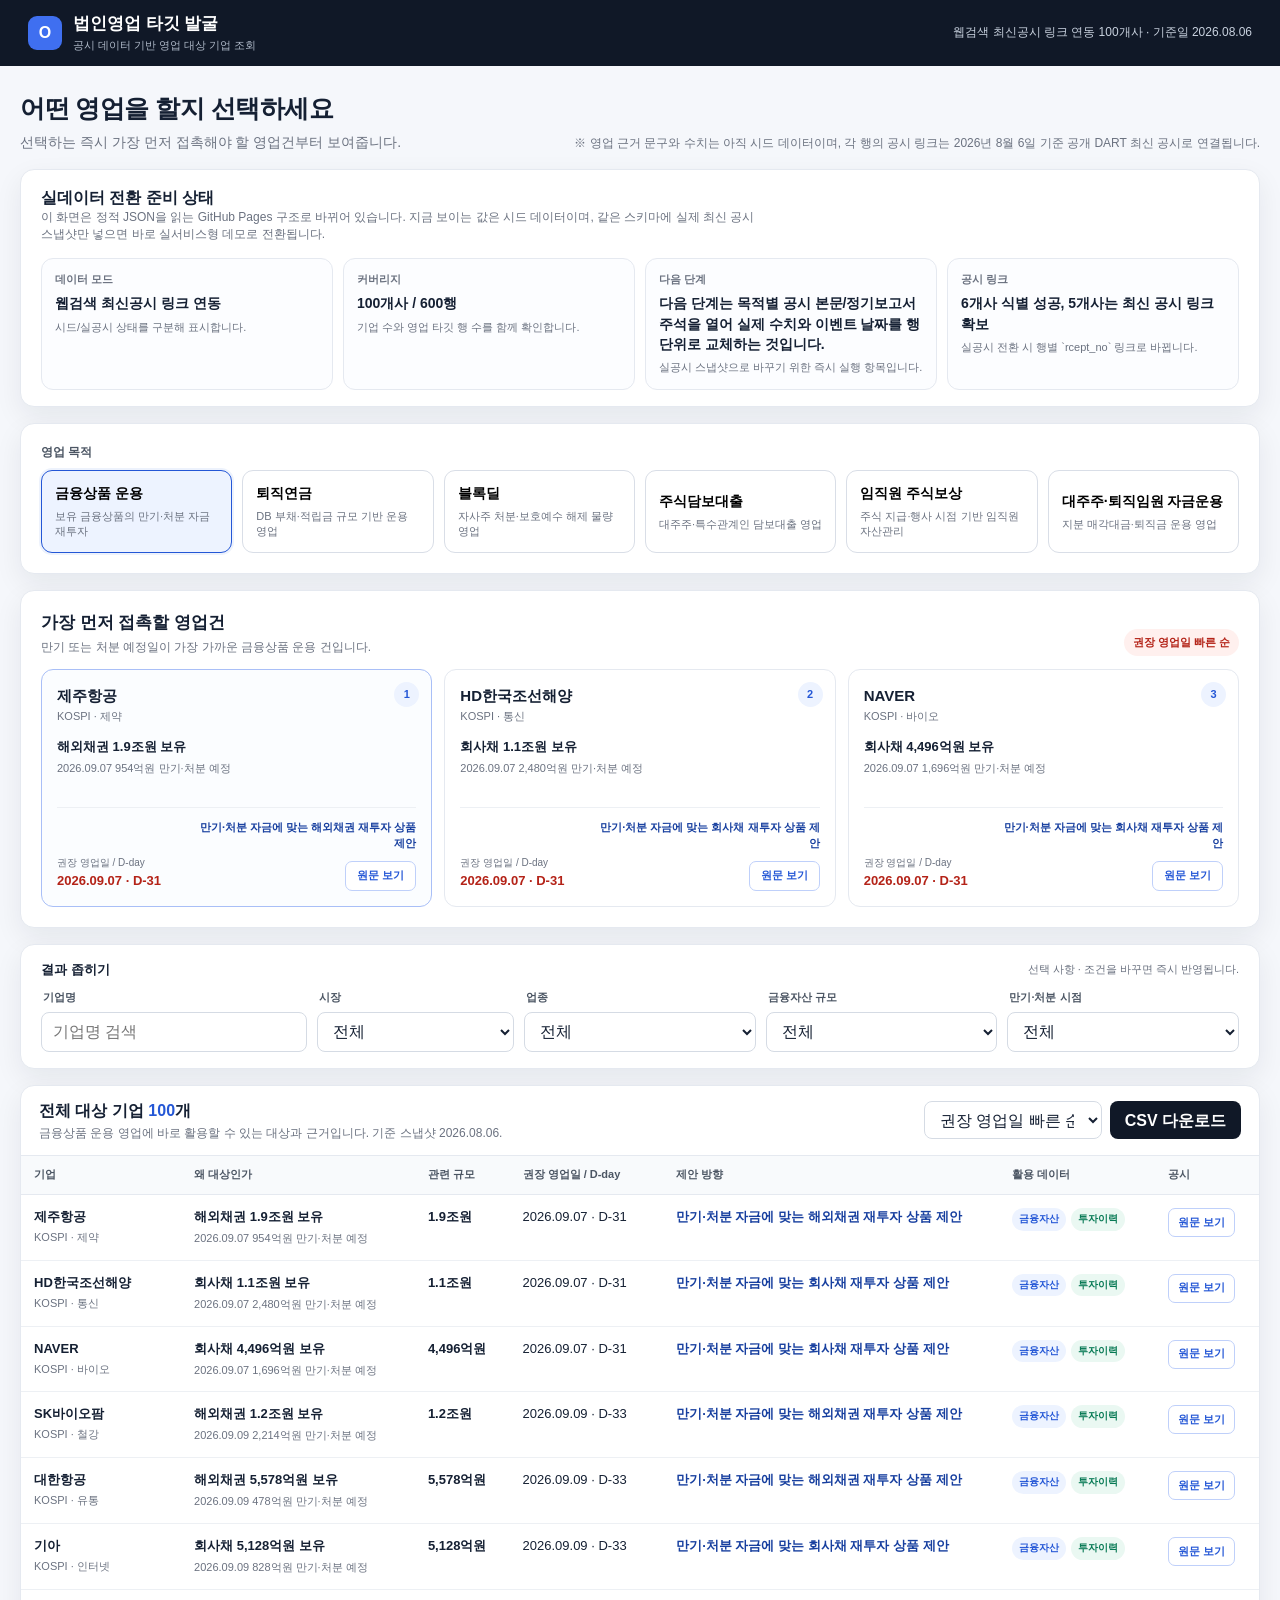
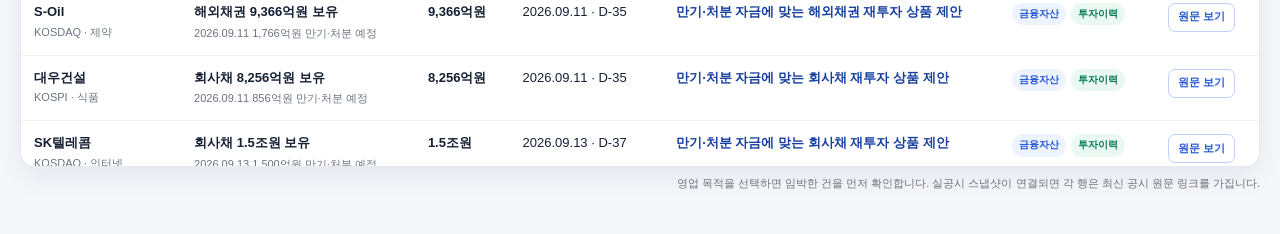
<file: legacy-seed/index.html>
<!DOCTYPE html>
<html lang="ko">
<head>
  <meta charset="UTF-8" />
  <meta name="viewport" content="width=device-width, initial-scale=1.0" />
  <title>법인영업 타깃 발굴</title>
  <style>
    :root{
      --bg:#f5f7fb; --panel:#fff; --text:#152033; --muted:#6b7280;
      --line:#e5e9f0; --primary:#2457d6; --primary-soft:#edf3ff;
      --navy:#101827; --green:#087a55; --green-soft:#eaf8f2;
      --orange:#b45309; --orange-soft:#fff5e8; --red:#b42318;
      --red-soft:#fff0ee; --shadow:0 10px 28px rgba(16,24,39,.07);
    }
    *{box-sizing:border-box}
    body{
      margin:0;background:var(--bg);color:var(--text);
      font-family:Pretendard,-apple-system,BlinkMacSystemFont,"Segoe UI",
      Roboto,"Noto Sans KR",Arial,sans-serif;line-height:1.45;
    }
    button,input,select{font:inherit}
    .topbar{
      height:66px;background:var(--navy);color:#fff;padding:0 28px;
      display:flex;align-items:center;justify-content:space-between;
    }
    .brand{display:flex;align-items:center;gap:11px}
    .logo{
      width:34px;height:34px;border-radius:9px;background:#3f6ff0;
      display:grid;place-items:center;font-weight:800;
    }
    .brand-title{font-size:17px;font-weight:750}
    .brand-sub{font-size:11px;color:#aeb8c7;margin-top:2px}
    .top-meta{font-size:12px;color:#c9d2df}
    .page{width:min(1460px,calc(100% - 40px));margin:24px auto 42px}
    .hero{display:flex;justify-content:space-between;align-items:flex-end;margin-bottom:16px}
    .hero h1{margin:0;font-size:25px;letter-spacing:-.5px}
    .hero p{margin:6px 0 0;color:var(--muted);font-size:14px}
    .demo{font-size:12px;color:var(--muted)}
    .status-panel{padding:16px 20px;margin-bottom:16px}
    .status-top{display:flex;justify-content:space-between;align-items:flex-start;gap:16px}
    .status-title{font-size:16px;font-weight:800}
    .status-note{font-size:12px;color:var(--muted);max-width:720px}
    .status-grid{display:grid;grid-template-columns:repeat(4,minmax(0,1fr));gap:10px;margin-top:14px}
    .status-card{border:1px solid var(--line);border-radius:12px;padding:13px;background:#fcfdff}
    .status-kicker{font-size:11px;color:var(--muted);font-weight:700}
    .status-value{font-size:14px;font-weight:800;margin-top:6px}
    .status-copy{font-size:11px;color:var(--muted);margin-top:5px;line-height:1.5}
    .panel{
      background:var(--panel);border:1px solid var(--line);border-radius:14px;
      box-shadow:var(--shadow);
    }
    .purpose-panel{padding:20px;margin-bottom:16px}
    .section-label{font-size:12px;font-weight:750;color:#4b5563;margin-bottom:9px}
    .purpose-row{
      display:grid;grid-template-columns:repeat(6,minmax(0,1fr));gap:10px;
    }
    .purpose-btn{
      min-height:76px;border:1px solid #d9dee7;background:#fff;border-radius:11px;
      padding:12px 13px;text-align:left;cursor:pointer;transition:.15s ease;
    }
    .purpose-btn:hover{border-color:#9bb6f6;transform:translateY(-1px)}
    .purpose-btn.active{
      border-color:var(--primary);background:var(--primary-soft);
      box-shadow:0 0 0 2px rgba(36,87,214,.08);
    }
    .purpose-title{font-size:14px;font-weight:780}
    .purpose-desc{font-size:11px;color:var(--muted);margin-top:5px}

    .upcoming-panel{padding:20px;margin-bottom:16px}
    .upcoming-head{
      display:flex;align-items:flex-end;justify-content:space-between;gap:14px;
      margin-bottom:13px;
    }
    .upcoming-title{font-size:17px;font-weight:800}
    .upcoming-sub{font-size:12px;color:var(--muted);margin-top:3px}
    .upcoming-badge{
      background:var(--red-soft);color:var(--red);font-size:11px;font-weight:800;
      padding:6px 9px;border-radius:999px;white-space:nowrap;
    }
    .upcoming-grid{display:grid;grid-template-columns:repeat(3,1fr);gap:12px}
    .deal-card{
      border:1px solid var(--line);border-radius:12px;padding:15px;background:#fff;
      position:relative;overflow:hidden;
    }
    .deal-card:first-child{border-color:#a9bff7;background:#fbfdff}
    .deal-rank{
      position:absolute;right:12px;top:12px;width:25px;height:25px;border-radius:50%;
      background:var(--primary-soft);color:var(--primary);display:grid;place-items:center;
      font-size:11px;font-weight:850;
    }
    .deal-company{font-size:15px;font-weight:850;padding-right:34px}
    .deal-meta{font-size:11px;color:var(--muted);margin-top:2px}
    .deal-reason{font-size:13px;font-weight:730;margin-top:13px}
    .deal-detail{font-size:11px;color:var(--muted);margin-top:4px;min-height:33px}
    .deal-bottom{
      display:flex;align-items:flex-end;justify-content:space-between;gap:10px;
      margin-top:13px;padding-top:12px;border-top:1px solid #edf0f4;
    }
    .deal-date-label{font-size:10px;color:var(--muted)}
    .deal-date{font-size:13px;font-weight:850;color:var(--red);margin-top:2px}
    .deal-right{display:flex;flex-direction:column;align-items:flex-end;gap:9px}
    .deal-action{font-size:11px;color:#173f9f;font-weight:750;text-align:right;max-width:220px}
    .deal-source{
      display:inline-flex;align-items:center;justify-content:center;height:30px;
      padding:0 11px;border:1px solid #bfd0fa;border-radius:7px;color:var(--primary);
      background:#fff;text-decoration:none;font-size:11px;font-weight:800;white-space:nowrap;
    }
    .deal-source:hover{background:var(--primary-soft)}
    .deal-source.is-disabled,.source.is-disabled{
      border-color:#d5dbe4;background:#f4f6f8;color:#9aa3af;cursor:not-allowed;
    }

    .filter-panel{padding:16px 20px;margin-bottom:16px}
    .filter-header{
      display:flex;justify-content:space-between;align-items:center;margin-bottom:10px;
    }
    .filter-title{font-size:13px;font-weight:800}
    .filter-guide{font-size:11px;color:var(--muted)}
    .filter-grid{
      display:grid;grid-template-columns:1.15fr .85fr 1fr 1fr 1fr;gap:10px;align-items:end;
    }
    .field label{display:block;font-size:11px;font-weight:700;color:#4b5563;margin:0 0 6px 2px}
    input,select{
      width:100%;height:40px;border:1px solid #d5dbe4;border-radius:8px;
      padding:0 11px;background:#fff;color:var(--text);outline:none;
    }
    input:focus,select:focus{border-color:#7297ef;box-shadow:0 0 0 3px rgba(36,87,214,.09)}

    .result-panel{overflow:hidden}
    .result-head{
      min-height:67px;padding:13px 18px;border-bottom:1px solid var(--line);
      display:flex;align-items:center;justify-content:space-between;gap:12px;
    }
    .result-title{font-size:16px;font-weight:780}
    .result-title span{color:var(--primary)}
    .result-sub{font-size:12px;color:var(--muted);margin-top:3px}
    .head-actions{display:flex;gap:8px;align-items:center}
    .head-actions select{width:178px;height:38px}
    .btn{
      height:38px;border:0;border-radius:8px;padding:0 15px;font-weight:750;
      cursor:pointer;white-space:nowrap;
    }
    .btn-dark{background:var(--navy);color:#fff}
    .table-wrap{overflow:auto;max-height:610px}
    table{width:100%;border-collapse:separate;border-spacing:0;min-width:1180px;font-size:13px}
    th{
      position:sticky;top:0;z-index:2;background:#f8fafc;color:#4b5563;
      font-size:11px;font-weight:780;text-align:left;padding:11px 13px;
      border-bottom:1px solid var(--line);white-space:nowrap;
    }
    td{padding:13px;border-bottom:1px solid #edf0f4;vertical-align:top}
    tbody tr:hover{background:#fafcff}
    .company{font-weight:800;white-space:nowrap}
    .company-sub{font-size:11px;color:var(--muted);margin-top:3px}
    .reason{font-weight:680;max-width:310px}
    .reason-detail{font-size:11px;color:var(--muted);margin-top:4px;white-space:normal}
    .action{max-width:300px;white-space:normal}
    .action strong{color:#173f9f}
    .metric{font-weight:800;white-space:nowrap}
    .date{white-space:nowrap}
    .chips{display:flex;gap:5px;flex-wrap:wrap;max-width:230px}
    .chip{
      display:inline-flex;align-items:center;border-radius:999px;padding:4px 7px;
      font-size:10px;font-weight:750;background:#eef2f7;color:#4b5563;white-space:nowrap;
    }
    .chip.blue{background:var(--primary-soft);color:var(--primary)}
    .chip.green{background:var(--green-soft);color:var(--green)}
    .chip.orange{background:var(--orange-soft);color:var(--orange)}
    .source{
      display:inline-flex;align-items:center;justify-content:center;height:29px;
      padding:0 9px;border:1px solid #bfd0fa;border-radius:7px;color:var(--primary);
      text-decoration:none;font-size:11px;font-weight:750;white-space:nowrap;
    }
    .empty{padding:70px 20px;text-align:center;color:var(--muted)}
    .foot{font-size:11px;color:var(--muted);text-align:right;margin-top:9px}
    @media(max-width:1200px){
      .purpose-row{grid-template-columns:repeat(3,1fr)}
      .upcoming-grid{grid-template-columns:1fr}
      .filter-grid{grid-template-columns:repeat(2,1fr)}
      .hero{align-items:flex-start;flex-direction:column;gap:8px}
      .status-grid{grid-template-columns:repeat(2,1fr)}
    }
    @media(max-width:760px){
      .status-grid{grid-template-columns:1fr}
    }
  </style>
</head>
<body>
  <header class="topbar">
    <div class="brand">
      <div class="logo">O</div>
      <div>
        <div class="brand-title">법인영업 타깃 발굴</div>
        <div class="brand-sub">공시 데이터 기반 영업 대상 기업 조회</div>
      </div>
    </div>
    <div class="top-meta" id="topMeta">데이터 로딩 중...</div>
  </header>

  <main class="page">
    <div class="hero">
      <div>
        <h1>어떤 영업을 할지 선택하세요</h1>
        <p>선택하는 즉시 가장 먼저 접촉해야 할 영업건부터 보여줍니다.</p>
      </div>
      <div class="demo" id="heroNote">데이터 로딩 중...</div>
    </div>

    <section class="panel status-panel">
      <div class="status-top">
        <div>
          <div class="status-title">실데이터 전환 준비 상태</div>
          <div class="status-note">이 화면은 정적 JSON을 읽는 GitHub Pages 구조로 바뀌어 있습니다. 지금 보이는 값은 시드 데이터이며, 같은 스키마에 실제 최신 공시 스냅샷만 넣으면 바로 실서비스형 데모로 전환됩니다.</div>
        </div>
      </div>
      <div class="status-grid">
        <div class="status-card">
          <div class="status-kicker">데이터 모드</div>
          <div class="status-value" id="statusMode">-</div>
          <div class="status-copy">시드/실공시 상태를 구분해 표시합니다.</div>
        </div>
        <div class="status-card">
          <div class="status-kicker">커버리지</div>
          <div class="status-value" id="statusCoverage">-</div>
          <div class="status-copy">기업 수와 영업 타깃 행 수를 함께 확인합니다.</div>
        </div>
        <div class="status-card">
          <div class="status-kicker">다음 단계</div>
          <div class="status-value" id="statusNext">-</div>
          <div class="status-copy">실공시 스냅샷으로 바꾸기 위한 즉시 실행 항목입니다.</div>
        </div>
        <div class="status-card">
          <div class="status-kicker">공시 링크</div>
          <div class="status-value" id="statusSource">-</div>
          <div class="status-copy">실공시 전환 시 행별 `rcept_no` 링크로 바뀝니다.</div>
        </div>
      </div>
    </section>

    <section class="panel purpose-panel">
      <div class="section-label">영업 목적</div>
      <div class="purpose-row" id="purposeRow"></div>
    </section>

    <section class="panel upcoming-panel">
      <div class="upcoming-head">
        <div>
          <div class="upcoming-title" id="upcomingTitle">가장 먼저 접촉할 영업건</div>
          <div class="upcoming-sub" id="upcomingSub"></div>
        </div>
        <div class="upcoming-badge">권장 영업일 빠른 순</div>
      </div>
      <div class="upcoming-grid" id="upcomingGrid"></div>
    </section>

    <section class="panel filter-panel">
      <div class="filter-header">
        <div class="filter-title">결과 좁히기</div>
        <div class="filter-guide">선택 사항 · 조건을 바꾸면 즉시 반영됩니다.</div>
      </div>
      <div class="filter-grid">
        <div class="field">
          <label>기업명</label>
          <input id="companySearch" placeholder="기업명 검색" />
        </div>
        <div class="field">
          <label>시장</label>
          <select id="market">
            <option value="">전체</option>
            <option value="KOSPI">코스피</option>
            <option value="KOSDAQ">코스닥</option>
          </select>
        </div>
        <div class="field">
          <label>업종</label>
          <select id="industry"></select>
        </div>
        <div class="field">
          <label id="filter1Label"></label>
          <select id="filter1"></select>
        </div>
        <div class="field">
          <label id="filter2Label"></label>
          <select id="filter2"></select>
        </div>
      </div>
    </section>

    <section class="panel result-panel">
      <div class="result-head">
        <div>
          <div class="result-title">전체 대상 기업 <span id="count">0</span>개</div>
          <div class="result-sub" id="resultSub"></div>
        </div>
        <div class="head-actions">
          <select id="sort">
            <option value="priority">권장 영업일 빠른 순</option>
            <option value="amount">관련 규모 큰 순</option>
            <option value="company">기업명 순</option>
          </select>
          <button class="btn btn-dark" id="download">CSV 다운로드</button>
        </div>
      </div>

      <div class="table-wrap">
        <table>
          <thead>
            <tr>
              <th>기업</th>
              <th>왜 대상인가</th>
              <th>관련 규모</th>
              <th>권장 영업일 / D-day</th>
              <th>제안 방향</th>
              <th>활용 데이터</th>
              <th>공시</th>
            </tr>
          </thead>
          <tbody id="tbody"></tbody>
        </table>
      </div>
    </section>

    <div class="foot">영업 목적을 선택하면 임박한 건을 먼저 확인합니다. 실공시 스냅샷이 연결되면 각 행은 최신 공시 원문 링크를 가집니다.</div>
  </main>

<script>
const PURPOSES = {
  investment: {
    title:"금융상품 운용",
    desc:"보유 금융상품의 만기·처분 자금 재투자",
    upcoming:"만기 또는 처분 예정일이 가장 가까운 금융상품 운용 건입니다.",
    filter1:{label:"금융자산 규모",options:[["","전체"],["1000","1,000억 이상"],["5000","5,000억 이상"],["10000","1조 이상"]]},
    filter2:{label:"만기·처분 시점",options:[["","전체"],["3","3개월 이내"],["6","6개월 이내"],["12","12개월 이내"]]}
  },
  pension: {
    title:"퇴직연금",
    desc:"DB 부채·적립금 규모 기반 운용 영업",
    upcoming:"적립률이 낮거나 적립금 규모가 커 우선 접촉할 퇴직연금 영업 건입니다.",
    filter1:{label:"확정급여채무",options:[["","전체"],["1000","1,000억 이상"],["5000","5,000억 이상"],["10000","1조 이상"]]},
    filter2:{label:"적립률",options:[["","전체"],["80","80% 미만"],["90","90% 미만"],["100","100% 미만"]]}
  },
  blockdeal: {
    title:"블록딜",
    desc:"자사주 처분·보호예수 해제 물량 영업",
    upcoming:"자사주 처분 또는 보호예수 해제가 가장 가까운 블록딜 영업 건입니다.",
    filter1:{label:"이벤트 유형",options:[["","전체"],["자사주 처분","자사주 처분"],["보호예수 해제","보호예수 해제"]]},
    filter2:{label:"이벤트 시점",options:[["","전체"],["3","3개월 이내"],["6","6개월 이내"],["12","12개월 이내"]]}
  },
  pledge: {
    title:"주식담보대출",
    desc:"대주주·특수관계인 담보대출 영업",
    upcoming:"대출 만기가 가장 가까운 대주주·특수관계인 주식담보대출 건입니다.",
    filter1:{label:"대출금액",options:[["","전체"],["100","100억 이상"],["500","500억 이상"],["1000","1,000억 이상"]]},
    filter2:{label:"대출 만기",options:[["","전체"],["3","3개월 이내"],["6","6개월 이내"],["12","12개월 이내"]]}
  },
  employee: {
    title:"임직원 주식보상",
    desc:"주식 지급·행사 시점 기반 임직원 자산관리",
    upcoming:"주식보상 지급 또는 행사가 가장 가까운 임직원 자산관리 건입니다.",
    filter1:{label:"보상 유형",options:[["","전체"],["RSU","RSU"],["RSA","RSA"],["스톡옵션","스톡옵션"],["PSU","PSU"]]},
    filter2:{label:"지급·행사 시점",options:[["","전체"],["3","3개월 이내"],["6","6개월 이내"],["12","12개월 이내"]]}
  },
  wealth: {
    title:"대주주·퇴직임원 자금운용",
    desc:"지분 매각대금·퇴직금 운용 영업",
    upcoming:"대주주 변경 또는 임원 퇴임으로 현금 유입 가능성이 최근 발생한 건입니다.",
    filter1:{label:"자금 발생 이벤트",options:[["","전체"],["대주주 변경","대주주 변경"],["임원 퇴임","임원 퇴임"]]},
    filter2:{label:"이벤트 발생 시점",options:[["","전체"],["3","최근 3개월"],["6","최근 6개월"],["12","최근 12개월"]]}
  }
};
const chipMap={
  "금융자산":"blue","투자이력":"green","주식담보":"orange","자사주":"blue",
  "보호예수":"orange","퇴직연금":"green","주식보상":"blue","대주주변경":"orange","임원퇴임":"green"
};

function eok(v){
  if(v>=10000){const j=v/10000;return (Number.isInteger(j)?j.toFixed(0):j.toFixed(1))+"조원"}
  return v.toLocaleString("ko-KR")+"억원";
}
let active="investment";
let rows=[];
let allRows=[];
let metadata={};

const el={
  topMeta:document.getElementById("topMeta"),
  heroNote:document.getElementById("heroNote"),
  statusMode:document.getElementById("statusMode"),
  statusCoverage:document.getElementById("statusCoverage"),
  statusNext:document.getElementById("statusNext"),
  statusSource:document.getElementById("statusSource"),
  purposeRow:document.getElementById("purposeRow"),
  upcomingSub:document.getElementById("upcomingSub"),
  upcomingGrid:document.getElementById("upcomingGrid"),
  companySearch:document.getElementById("companySearch"),
  market:document.getElementById("market"),
  industry:document.getElementById("industry"),
  filter1Label:document.getElementById("filter1Label"),
  filter1:document.getElementById("filter1"),
  filter2Label:document.getElementById("filter2Label"),
  filter2:document.getElementById("filter2"),
  count:document.getElementById("count"),
  resultSub:document.getElementById("resultSub"),
  tbody:document.getElementById("tbody"),
  sort:document.getElementById("sort")
};

function escapeHtml(value){
  return String(value ?? "")
    .replaceAll("&","&amp;")
    .replaceAll("<","&lt;")
    .replaceAll(">","&gt;")
    .replaceAll('"',"&quot;")
    .replaceAll("'","&#39;");
}

function sourceFor(row){
  if(row.viewerUrl) return {viewerUrl:row.viewerUrl,rceptNo:row.rceptNo||null};
  if(Array.isArray(row.sourceReports) && row.sourceReports.length) return row.sourceReports[0];
  return null;
}

function renderSource(className,row){
  const source=sourceFor(row);
  if(!source || !source.viewerUrl){
    return `<span class="${className} is-disabled">원문 준비중</span>`;
  }
  return `<a class="${className}" href="${escapeHtml(source.viewerUrl)}" target="_blank" rel="noopener">원문 보기</a>`;
}

function updateHeader(){
  const companyCount = new Set(allRows.map(row=>row.companyId||row.name)).size;
  const rowCount = allRows.length;
  el.topMeta.textContent = metadata.topMeta || `${companyCount}개사 · 기준일 ${metadata.snapshotDateDisplay || "2026.08.06"}`;
  el.heroNote.textContent = metadata.heroNote || "※ 정적 스냅샷 데이터";
  el.statusMode.textContent = metadata.dataModeLabel || metadata.dataMode || "-";
  el.statusCoverage.textContent = `${companyCount}개사 / ${rowCount.toLocaleString("ko-KR")}행`;
  el.statusNext.textContent = metadata.nextAction || "-";
  el.statusSource.textContent = metadata.sourceSummary || "-";
}

function init(){
  const industries=[...new Set(allRows.map(x=>x.industry).filter(Boolean))].sort((a,b)=>a.localeCompare(b,"ko"));
  el.industry.innerHTML='<option value="">전체</option>'+industries
    .map(x=>`<option value="${escapeHtml(x)}">${escapeHtml(x)}</option>`).join("");
  updateHeader();
  renderPurpose();
  setPurpose(active);
}
function renderPurpose(){
  el.purposeRow.innerHTML=Object.entries(PURPOSES).map(([k,p])=>`
    <button class="purpose-btn ${k===active?"active":""}" data-key="${k}">
      <div class="purpose-title">${p.title}</div>
      <div class="purpose-desc">${p.desc}</div>
    </button>`).join("");
  document.querySelectorAll(".purpose-btn").forEach(b=>b.onclick=()=>setPurpose(b.dataset.key));
}
function optionsHtml(options){return options.map(([v,t])=>`<option value="${v}">${t}</option>`).join("")}
function setPurpose(key){
  active=key;
  el.companySearch.value="";
  el.market.value="";
  el.industry.value="";
  renderPurpose();
  const p=PURPOSES[key];
  el.upcomingSub.textContent=p.upcoming;
  el.filter1Label.textContent=p.filter1.label;
  el.filter1.innerHTML=optionsHtml(p.filter1.options);
  el.filter2Label.textContent=p.filter2.label;
  el.filter2.innerHTML=optionsHtml(p.filter2.options);
  el.sort.value="priority";
  apply();
}
function apply(){
  let data=allRows.filter(row=>row.purpose===active);
  const q=el.companySearch.value.trim().toLowerCase();
  const market=el.market.value, industry=el.industry.value;
  const f1=el.filter1.value, f2=el.filter2.value;

  data=data.filter(r=>
    (!q||r.name.toLowerCase().includes(q))&&
    (!market||r.market===market)&&
    (!industry||r.industry===industry)
  );

  if(active==="investment"){
    const min=Number(f1||0), months=Number(f2||0);
    data=data.filter(r=>r.amount>=min&&(!months||r.months<=months));
  }else if(active==="pension"){
    const min=Number(f1||0), max=Number(f2||0);
    data=data.filter(r=>r.amount>=min&&(!max||r.rate<max));
  }else if(active==="blockdeal"){
    const type=f1, months=Number(f2||0);
    data=data.filter(r=>(!type||r.eventType===type)&&(!months||r.months<=months));
  }else if(active==="pledge"){
    const min=Number(f1||0), months=Number(f2||0);
    data=data.filter(r=>r.amount>=min&&(!months||r.months<=months));
  }else if(active==="employee"){
    const type=f1, months=Number(f2||0);
    data=data.filter(r=>(!type||r.compType===type)&&(!months||r.months<=months));
  }else{
    const type=f1, months=Number(f2||0);
    data=data.filter(r=>(!type||r.changeType===type)&&(!months||r.months<=months));
  }

  const sort=el.sort.value;
  if(sort==="priority") data.sort((a,b)=>(a.dateTs||0)-(b.dateTs||0) || (b.amount||0)-(a.amount||0));
  if(sort==="amount") data.sort((a,b)=>(b.amount||0)-(a.amount||0));
  if(sort==="company") data.sort((a,b)=>a.name.localeCompare(b.name,"ko"));

  rows=data;
  renderUpcoming();
  renderTable();
}
function metric(r){
  if(r.metricDisplay) return r.metricDisplay;
  if(active==="employee") return r.qty.toLocaleString("ko-KR")+"주";
  if(typeof r.amount==="number") return eok(r.amount);
  return "-";
}
function renderUpcoming(){
  const top=[...rows].sort((a,b)=>(a.dateTs||0)-(b.dateTs||0) || (b.amount||0)-(a.amount||0)).slice(0,3);
  if(!top.length){
    el.upcomingGrid.innerHTML='<div class="empty" style="grid-column:1/-1;padding:35px 20px">조건에 맞는 임박 영업건이 없습니다.</div>';
    return;
  }
  el.upcomingGrid.innerHTML=top.map((r,i)=>`
    <article class="deal-card">
      <div class="deal-rank">${i+1}</div>
      <div class="deal-company">${escapeHtml(r.name)}</div>
      <div class="deal-meta">${escapeHtml(r.market)} · ${escapeHtml(r.industry)}</div>
      <div class="deal-reason">${escapeHtml(r.reason)}</div>
      <div class="deal-detail">${escapeHtml(r.detail)}</div>
      <div class="deal-bottom">
        <div>
          <div class="deal-date-label">권장 영업일 / D-day</div>
          <div class="deal-date">${escapeHtml(r.timing)}</div>
        </div>
        <div class="deal-right">
          <div class="deal-action">${escapeHtml(r.action)}</div>
          ${renderSource("deal-source",r)}
        </div>
      </div>
    </article>`).join("");
}
function renderTable(){
  el.count.textContent=rows.length.toLocaleString("ko-KR");
  const snapshot=metadata.snapshotDateDisplay||"2026.08.06";
  el.resultSub.textContent=`${PURPOSES[active].title} 영업에 바로 활용할 수 있는 대상과 근거입니다. 기준 스냅샷 ${snapshot}.`;
  if(!rows.length){
    el.tbody.innerHTML='<tr><td colspan="7"><div class="empty">조건에 맞는 기업이 없습니다.</div></td></tr>';
    return;
  }
  el.tbody.innerHTML=rows.map(r=>`
    <tr>
      <td>
        <div class="company">${escapeHtml(r.name)}</div>
        <div class="company-sub">${escapeHtml(r.market)} · ${escapeHtml(r.industry)}</div>
      </td>
      <td>
        <div class="reason">${escapeHtml(r.reason)}</div>
        <div class="reason-detail">${escapeHtml(r.detail)}</div>
      </td>
      <td class="metric">${metric(r)}</td>
      <td class="date">${escapeHtml(r.timing)}</td>
      <td class="action"><strong>${escapeHtml(r.action)}</strong></td>
      <td><div class="chips">${(r.chips||[]).map(c=>`<span class="chip ${chipMap[c]||""}">${escapeHtml(c)}</span>`).join("")}</div></td>
      <td>${renderSource("source",r)}</td>
    </tr>`).join("");
}
function download(){
  const headers=["기업명","시장","업종","왜 대상인가","상세 근거","관련 규모","권장 영업일 / D-day","제안 방향","활용 데이터"];
  const csv=[headers,...rows.map(r=>[
    r.name,r.market,r.industry,r.reason,r.detail,metric(r),r.timing,r.action,r.chips.join("|")
  ])].map(row=>row.map(v=>`"${String(v).replace(/"/g,'""')}"`).join(",")).join("\n");
  const blob=new Blob(["\ufeff"+csv],{type:"text/csv;charset=utf-8"});
  const url=URL.createObjectURL(blob);
  const a=document.createElement("a");
  a.href=url;a.download=`${PURPOSES[active].title}_영업대상.csv`;a.click();
  URL.revokeObjectURL(url);
}

["input","change"].forEach(evt=>{
  el.companySearch.addEventListener(evt,apply);
});
[el.market,el.industry,el.filter1,el.filter2,el.sort].forEach(x=>x.addEventListener("change",apply));
document.getElementById("download").onclick=download;

async function loadJson(path){
  const response = await fetch(path,{cache:"no-store"});
  if(!response.ok) throw new Error(`${path} 로드 실패`);
  return response.json();
}

async function loadFirstAvailable(paths){
  for(const path of paths){
    try{
      return await loadJson(path);
    }catch(_error){
      continue;
    }
  }
  throw new Error(`로드 가능한 파일이 없습니다: ${paths.join(", ")}`);
}

async function loadOptionalJson(path){
  try{
    return await loadJson(path);
  }catch(_error){
    return null;
  }
}

function mergeRows(baseRows,enrichedRows){
  const enrichedById = new Map((enrichedRows || []).map(row => [row.id, row]));
  return (baseRows || []).map(row => {
    const enriched = enrichedById.get(row.id);
    return enriched ? {...row, ...enriched} : row;
  });
}

async function bootstrap(){
  try{
    const [baseMeta,baseTargets,enrichedMeta,enrichedTargets] = await Promise.all([
      loadJson("./data/metadata.json"),
      loadJson("./data/targets.json"),
      loadOptionalJson("./data/metadata_enriched.json"),
      loadOptionalJson("./data/targets_enriched.json")
    ]);
    metadata = {...baseMeta, ...(enrichedMeta || {})};
    allRows = mergeRows(
      Array.isArray(baseTargets) ? baseTargets : [],
      Array.isArray(enrichedTargets) ? enrichedTargets : []
    );
    init();
  }catch(error){
    console.error(error);
    el.topMeta.textContent = "데이터 로드 실패";
    el.heroNote.textContent = "정적 JSON 파일을 읽지 못했습니다.";
    el.statusMode.textContent = "오류";
    el.statusCoverage.textContent = "-";
    el.statusNext.textContent = "docs/data/*.json 생성 여부 확인";
    el.statusSource.textContent = "스크립트 실행 필요";
    el.upcomingGrid.innerHTML='<div class="empty" style="grid-column:1/-1;padding:35px 20px">데이터를 불러오지 못했습니다.</div>';
    el.tbody.innerHTML='<tr><td colspan="7"><div class="empty">docs/data/targets.json 을 확인해주세요.</div></td></tr>';
  }
}

bootstrap();
</script>
</body>
</html>
</file>
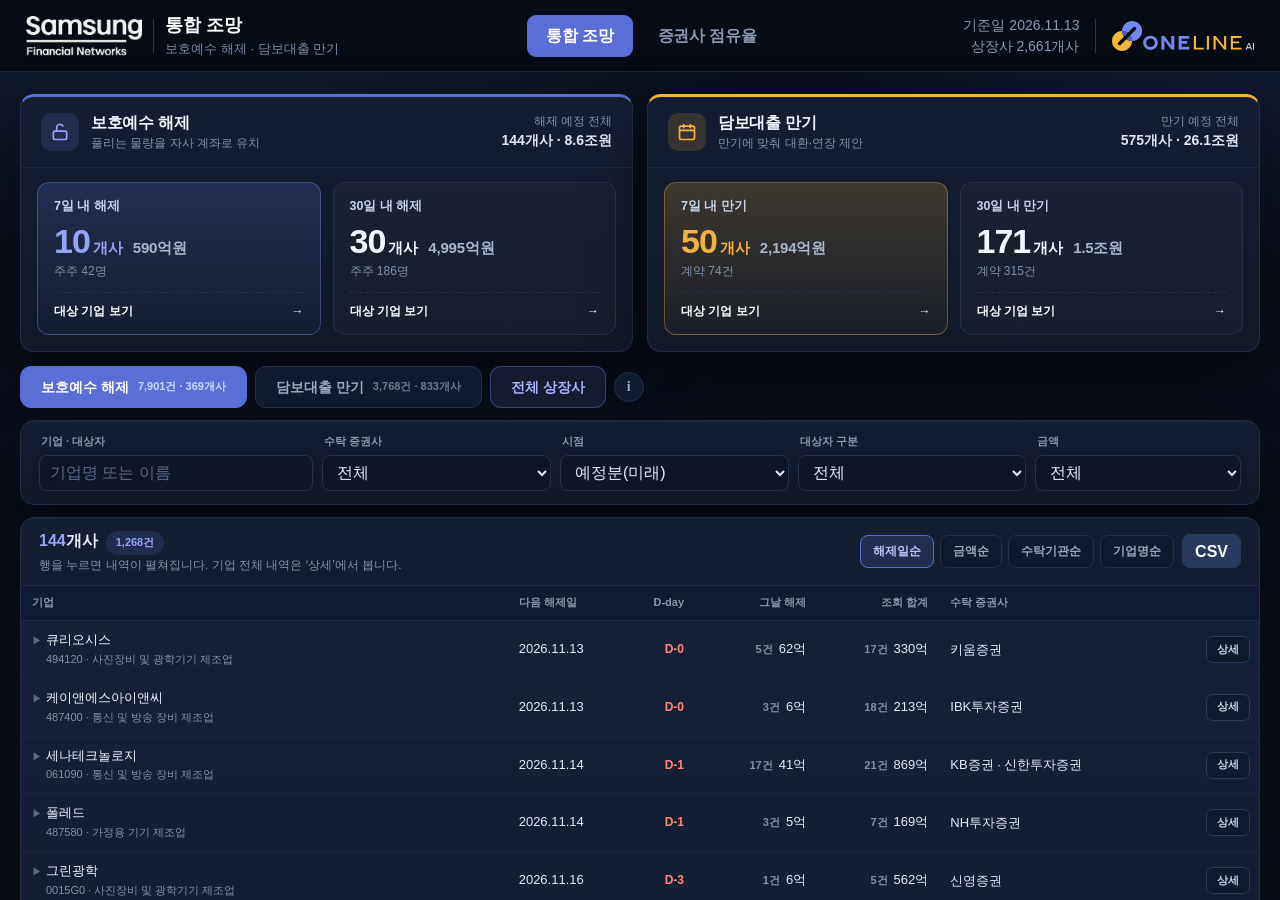
<file: desk.html>
<!DOCTYPE html><html lang="ko"><head><meta charset="UTF-8">
<meta http-equiv="refresh" content="0; url=index.html"><title>이동 중…</title></head>
<body><p>통합 조망 화면으로 이동합니다. <a href="index.html">바로가기</a></p></body></html>
</file>
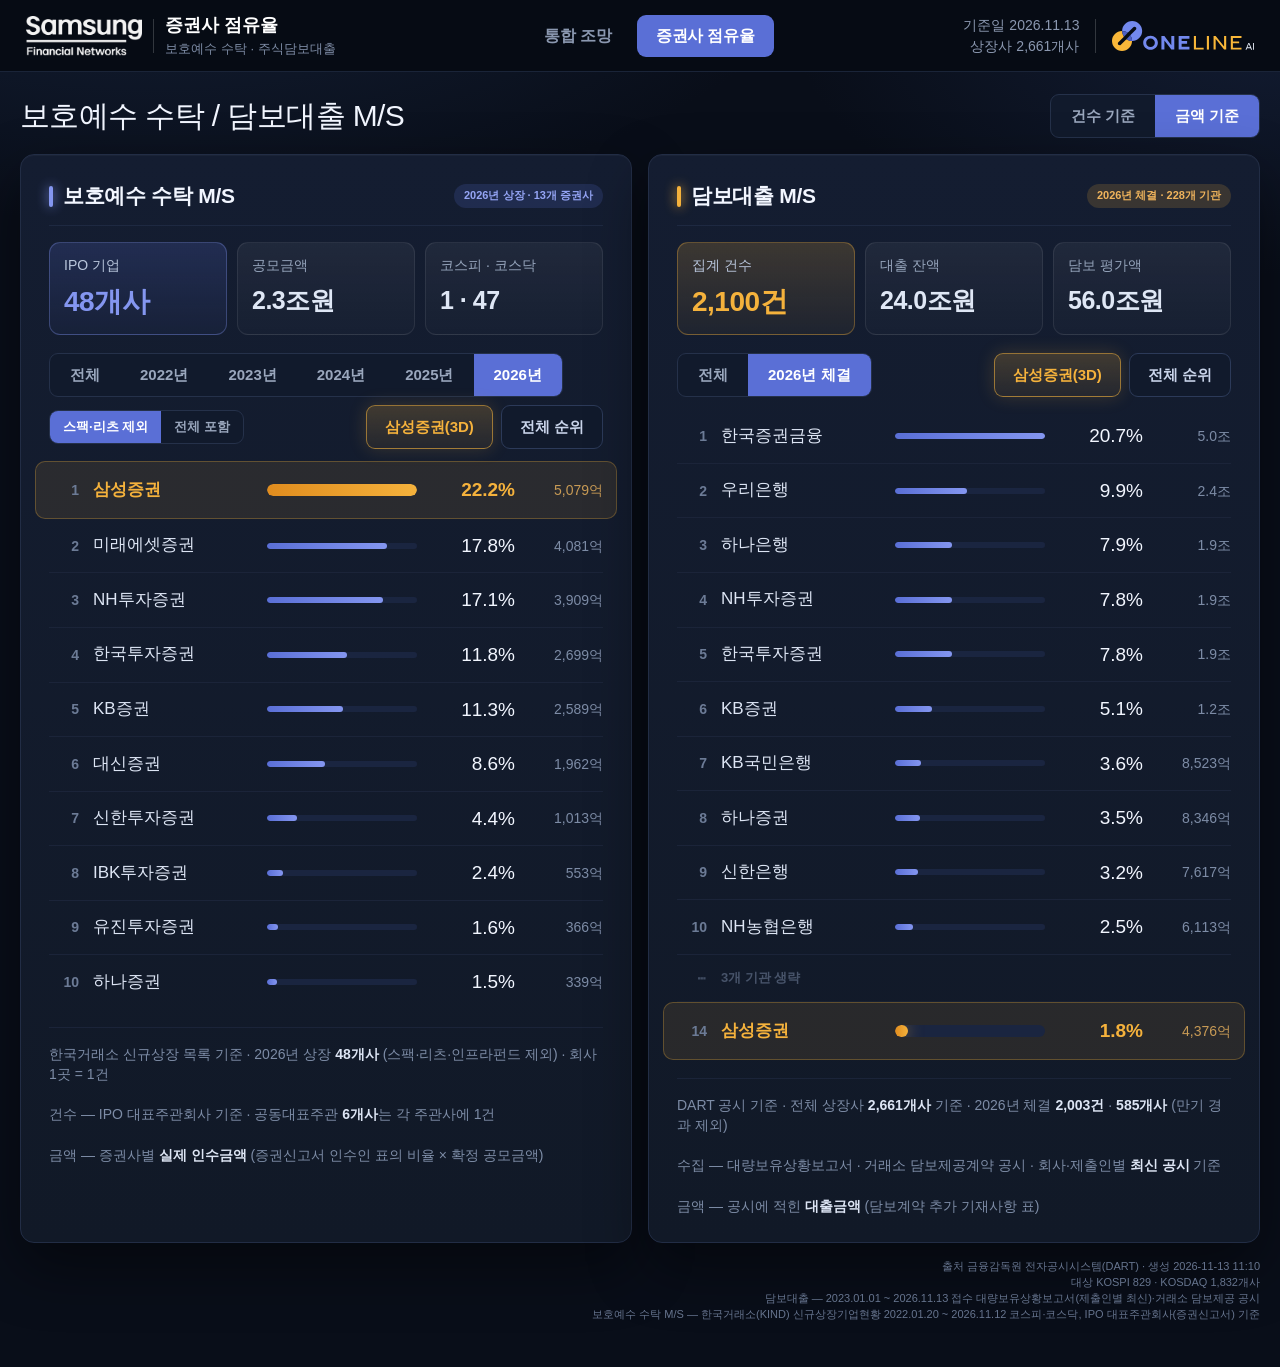
<file: exec.html>
<!DOCTYPE html>
<html lang="ko">
<head>
<meta charset="UTF-8" />
<meta name="viewport" content="width=device-width, initial-scale=1.0" />
<title>증권사 점유율 — 보호예수 · 담보대출</title>
<link rel="stylesheet" href="assets/base.css?v=20260929c" />
<style>
  .hero{display:flex;justify-content:space-between;align-items:center;margin:2px 0 16px;gap:20px}
  .hero h1{margin:0;font-size:30px;font-weight:500;letter-spacing:-.6px}
  .ctl{display:flex;gap:8px;align-items:center}
  .seg{display:flex;border:1px solid #d9dee7;border-radius:9px;overflow:hidden;background:#fff}
  .seg button{border:0;background:#fff;height:42px;padding:0 20px;font-size:15px;font-weight:750;color:#4b5563;cursor:pointer}
  .seg button.on{background:var(--primary);color:#fff}
  /* 스팩·리츠 선택만 작게 */
  #scopeSeg{align-self:center}
  #scopeSeg button{height:32px;padding:0 13px;font-size:13px}
  .chk{display:flex;align-items:center;gap:9px;height:42px;padding:0 17px;border:1px solid #d9dee7;
    border-radius:9px;background:#fff;font-size:15px;font-weight:730;color:#4b5563;cursor:pointer}

  .two{display:grid;grid-template-columns:1fr 1fr;gap:16px;margin-bottom:16px}
  .card{padding:26px 28px}
  .card-h{display:flex;align-items:center;justify-content:space-between;gap:12px;
    padding-bottom:14px;border-bottom:1px solid var(--line)}
  .card-t{display:flex;align-items:center;gap:10px;font-size:21px;font-weight:800;letter-spacing:-.3px}
  .card-t::before{content:"";width:4px;height:21px;border-radius:2px;background:var(--acc)}
  .card-s{font-size:14px;color:var(--muted);margin-top:5px}
  .tot{display:grid;grid-template-columns:repeat(auto-fit,minmax(0,1fr));gap:10px;margin:16px 0 18px}
  .tot div{padding:12px 14px;border-radius:11px;background:#f8fafc;border:1px solid var(--line);
    font-size:14px;color:var(--muted)}
  .tot b{display:block;font-size:25px;font-weight:850;color:var(--text);margin-top:6px;
    letter-spacing:-.5px;font-variant-numeric:tabular-nums}

  .row{display:grid;grid-template-columns:30px 1fr 150px 84px 74px;gap:14px;align-items:center;
    padding:13px 0;border-bottom:1px solid #f1f4f8}
  .row:last-of-type{border-bottom:0}
  .rk{color:var(--muted);font-size:14px;font-weight:800;text-align:right}
  .row.me .nm{font-weight:800}
  .nm{font-weight:500;font-size:17px;overflow:hidden;text-overflow:ellipsis;white-space:nowrap}
  .nm small{color:var(--muted);font-weight:600;margin-left:7px;font-size:13px}
  .bar{height:6px;border-radius:3px;background:#e8edf5;overflow:hidden}
  .row.me .bar{height:12px;border-radius:6px}
  .bar i{display:block;height:100%;border-radius:6px;background:var(--primary)}
  .pct{text-align:right;font-weight:500;font-variant-numeric:tabular-nums;font-size:19px}
  .row.me .pct{font-weight:850}
  .cn{text-align:right;color:var(--muted);font-size:14px;font-variant-numeric:tabular-nums}
  .row.me{background:#fff8ec;margin:0 -14px;padding:15px 14px;border-radius:10px;border-bottom:0}
  .row.me .bar i{background:var(--orange)}
  .row.me .nm,.row.me .pct{color:var(--orange)}
  .row.unk{border-top:2px solid var(--line);margin-top:8px;padding-top:12px;color:var(--muted)}
  .row.unk .nm{font-weight:700;color:var(--muted)}

  .basis{display:flex;gap:20px;flex-wrap:wrap;font-size:14px;color:var(--muted);
    margin-top:18px;padding-top:16px;border-top:1px solid #f1f4f8}
  .basis b{color:var(--text)}
  .mock{font-size:10px;color:#9a6b00;background:#fff3d6;border-radius:4px;
    padding:2px 6px;margin-left:8px;font-weight:800;vertical-align:2px}

  /* ── 다크 테마 (임원 보고 화면 전용) ─────────────────────────── */
  body{
    background:
      radial-gradient(1200px 600px at 12% -10%, #16233c 0%, transparent 60%),
      radial-gradient(900px 500px at 100% 0%, #131d34 0%, transparent 55%),
      #090e19;
    color:#e6ecf7;
  }
  .topbar{background:#060b14;border-bottom:1px solid #1a2438}
  .brand-sub{color:#7d8ba4}
  .top-meta{color:#8b98b0}
  .nav a{color:#8b98b0}
  .nav a:hover{background:rgba(255,255,255,.06);color:#fff}
  .nav a.on{background:#5a6fd6;color:#fff}

  .hero h1{color:#f2f6ff}
  .seg{background:#111a2c;border-color:#25314a}
  .seg button{background:transparent;color:#9aa7bd}
  .seg button:hover{color:#dbe4f5}
  .seg button.on{background:#5a6fd6;color:#fff}
  .chk{background:#111a2c;border-color:#25314a;color:#9aa7bd}
  .chk input{accent-color:#5a6fd6}

  .panel{
    background:linear-gradient(180deg,#141d31 0%,#111927 100%);
    border:1px solid #222d45;
    box-shadow:0 24px 60px rgba(0,0,0,.45), inset 0 1px 0 rgba(255,255,255,.03);
  }
  .card{--acc:#8496f0}
  .card.ln{--acc:#f5b23c}
  .card-h{border-bottom-color:#1e2941}
  .card-t{color:#f2f6ff}
  .card-t::before{box-shadow:0 0 12px var(--acc)}
  .card-s{color:#8291ab}

  .tot div{background:linear-gradient(180deg,rgba(255,255,255,.055),rgba(255,255,255,.015));
    border-color:rgba(255,255,255,.08);color:#94a3ba}
  .tot b{color:#dfe7f5}
  .card.lk .tot div:first-child{background:linear-gradient(180deg,rgba(90,111,214,.20),rgba(90,111,214,.06));
    border-color:rgba(132,150,240,.32)}
  .card.ln .tot div:first-child{background:linear-gradient(180deg,rgba(245,178,60,.18),rgba(245,178,60,.05));
    border-color:rgba(245,178,60,.32)}
  .tot div:first-child{color:#b9c6dc}
  .tot div:first-child b{color:var(--acc);font-size:28px}

  .row{border-bottom:1px solid #1b2439}
  .rk{color:#6c7b96}
  .nm{color:#dde5f4}
  .nm small{color:#7385a1}
  .bar{background:#1a2540}
  .bar i{background:linear-gradient(90deg,#5a6fd6,#8496f0)}
  .pct{color:#f2f6ff}
  .cn{color:#7d8ca6}

  .row.me{background:rgba(245,178,60,.10);box-shadow:inset 0 0 0 1px rgba(245,178,60,.28)}
  .row.me .bar i{background:linear-gradient(90deg,#e08c1e,#f5b23c);box-shadow:0 0 16px rgba(245,178,60,.55)}
  .row.me .nm,.row.me .pct{color:#f5b23c}
  .row.me .cn{color:#c79a55}

  .row.gap{border-bottom:1px solid #1b2439;opacity:.6}
  .row.gap .rk{letter-spacing:2px;color:#5f6e88}
  .row.gap .nm{color:#6c7b96;font-size:13px;font-weight:650}

  .row.unk{border-top:1px solid #232f49;color:#6c7b96}
  .row.unk .nm{color:#6c7b96}
  .row.unk .bar{background:#151e33}

  .badge{background:#1a2440;color:#9aa7bd}
  .badge.blue{background:rgba(90,111,214,.18);color:#95a5f5}
  .badge.orange{background:rgba(245,178,60,.16);color:#f0b45c}
  .basis{border-top:1px solid #1b2439;color:#7d8ca6}
  .basis b{color:#dde5f4}
  .foot{color:#66748e}
  .empty{color:#7d8ca6}

  @media(max-width:1100px){.two{grid-template-columns:1fr}}

  /* ── 삼성증권 연도별 순위 (3D) ─────────────────────────────── */
  .btn3d{height:44px;padding:0 18px;border-radius:9px;border:1px solid rgba(245,178,60,.55);
    background:linear-gradient(180deg,rgba(245,178,60,.20),rgba(245,178,60,.08));color:#f5b23c;
    font-size:15px;font-weight:800;cursor:pointer;white-space:nowrap;
    box-shadow:0 0 18px rgba(245,178,60,.18)}
  .rbtn{display:flex;gap:8px;margin-left:auto}
  .btnAll{height:44px;padding:0 18px;border-radius:9px;border:1px solid #2c3a59;background:#111a2c;
    color:#c9d4ea;font-size:15px;font-weight:750;cursor:pointer;white-space:nowrap}
  .btnAll:hover{border-color:#6277e0;color:#fff}
  tr.rkr{cursor:pointer}
  tr.rkr:hover td{background:rgba(132,150,240,.07)}
  tr.rkr.me td{background:rgba(245,178,60,.1)}
  tr.rkr.me .nm2,tr.rkr.me td{color:#ffd27a}
  .btn3d:hover{background:linear-gradient(180deg,rgba(245,178,60,.32),rgba(245,178,60,.14));color:#ffd27a}
  .modal{position:fixed;inset:0;z-index:50;display:none;align-items:center;justify-content:center;
    background:rgba(4,8,16,.72);backdrop-filter:blur(3px);padding:24px}
  .modal.on{display:flex}
  .modal-box{width:min(1080px,100%);max-height:calc(100vh - 48px);overflow:auto;border-radius:18px;
    background:linear-gradient(180deg,#131c30,#0d1424);border:1px solid #26334f;
    box-shadow:0 30px 80px rgba(0,0,0,.6);padding:24px 28px 22px}
  .modal-h{display:flex;align-items:center;justify-content:space-between;gap:16px;margin-bottom:6px}
  .modal-t{font-size:22px;font-weight:850;letter-spacing:-.4px;color:#f5b23c}
  .modal-s{font-size:13.5px;color:#8f9db6;margin-bottom:10px}
  .modal-x{display:flex;gap:8px}
  .modal-x button{height:36px;padding:0 14px;border-radius:8px;border:1px solid #2a3753;background:#111a2c;
    color:#c6d1e6;font-size:14px;font-weight:700;cursor:pointer}
  .modal-x button:hover{color:#fff;border-color:#3b4c72}
  .lt{width:100%;border-collapse:collapse;font-size:14px;margin-top:6px}
  .lt th{position:sticky;top:0;background:#131c30;color:#8f9db6;font-size:12.5px;font-weight:750;text-align:left;
    padding:10px 12px;border-bottom:1px solid #26334f;white-space:nowrap}
  .lt td{padding:11px 12px;border-bottom:1px solid #1b2640;color:#dbe4f5;vertical-align:middle}
  .lt tr:hover td{background:rgba(132,150,240,.05)}
  .lt .r{text-align:right;font-variant-numeric:tabular-nums;white-space:nowrap}
  .lt .nm2{font-weight:500;color:#f1f5fd;white-space:nowrap}
  .lt .nm2.key,.lt tr.rkr.me .nm2{font-weight:800}
  .lt .sub2{font-size:12px;color:#7f8da8;margin-top:2px}
  .lt .me2{color:#f5b23c;font-weight:800}
  .tag{display:inline-block;font-size:11.5px;font-weight:800;padding:2px 8px;border-radius:999px;white-space:nowrap}
  .tag.kp{background:rgba(132,150,240,.16);color:#a3b1f7}
  .tag.kq{background:rgba(74,222,128,.13);color:#7fe0a3}
  .tag.sp{background:rgba(148,163,184,.16);color:#b7c2d6}
  .tag.rt{background:rgba(245,178,60,.16);color:#f5b23c}
  .tag.role{background:transparent;border:1px solid #2f3d5c;color:#9aa7bd;margin-left:6px;font-weight:700}
  .car2{display:inline-block;width:16px;font-size:10px;color:#5d6a85;transition:transform .15s}
  tr.lg.on .car2{transform:rotate(90deg);color:#a3b1f7}
  tr.lg.on td{background:rgba(132,150,240,.08)}
  tr.ls>td{padding:0 0 0 30px;background:rgba(255,255,255,.02)}
  .lt2{width:100%;border-collapse:collapse;font-size:13px}
  .lt2 th{position:static;background:transparent;font-size:11.5px;color:#7f8da8;padding:8px 10px;border-bottom:1px solid #1e2942;text-align:left;white-space:nowrap}
  .lt2 td{padding:8px 10px;border-bottom:1px solid #182238;color:#c9d4ea}
  .lt2 tr:last-child td{border-bottom:0}
  .lt2 .r,.lt2 th.r{text-align:right;font-variant-numeric:tabular-nums;white-space:nowrap}
  .lt a.o{white-space:nowrap;display:inline-flex;align-items:center;height:26px;padding:0 10px;border-radius:7px;border:1px solid #3a4585;
    color:#a3b1f7;text-decoration:none;font-size:12px;font-weight:750}
  .lt a.o:hover{background:rgba(132,150,240,.12)}
  .lsum{display:flex;gap:18px;flex-wrap:wrap;font-size:13.5px;color:#8f9db6;margin:2px 0 8px}
  .lsum b{color:#e6ecf7}
  .lwrap{max-height:calc(100vh - 230px);overflow:auto;border:1px solid #1e2942;border-radius:12px}
  .g3{margin-top:10px;border-radius:14px;background:rgba(255,255,255,.025);border:1px solid #1e2942;padding:14px 16px 6px}
  .g3-t{display:flex;align-items:baseline;gap:10px;font-size:16px;font-weight:800;color:#e6ecf7}
  .g3-t small{font-size:13px;font-weight:600;color:#8f9db6}
  .g3 svg{display:block;width:100%;height:auto}
  /* ── 모바일·세로 태블릿 (폭 900 이하) ─────────────────────────────────── */
  @media (max-width:900px){
    html{-webkit-text-size-adjust:100%}
    .topbar{height:auto;padding:10px 14px 12px;display:grid;grid-template-columns:1fr auto;
      grid-template-areas:"brand right" "nav nav";gap:10px 12px}
    .brand{grid-area:brand;min-width:0}
    .brand-bar,.brand > div:last-child{display:none}
    .brand-logo{height:30px}
    .top-right{grid-area:right;gap:10px}
    .top-meta{font-size:10.5px;line-height:1.35}
    .co-logo{padding-left:10px;height:28px} .co-logo img{height:20px}
    .nav{grid-area:nav;gap:8px}
    .nav a{flex:1;justify-content:center;height:40px;padding:0;font-size:14.5px;background:rgba(255,255,255,.05)}
    .page{width:calc(100% - 24px);margin:14px auto 36px}

    /* 표는 카드로 바꾼다. 칸 이름표는 data-l 에서 온다 */
    table{display:block;min-width:0 !important;width:100%}
    thead,colgroup{display:none}
    tbody{display:block}
    tbody > tr{display:grid;grid-template-columns:1fr 1fr;gap:7px 14px;padding:12px 14px;border-bottom:1px solid #1b2439;position:relative}
    tbody > tr > td{display:block;padding:0 !important;border:0 !important;background:transparent !important;
      text-align:left !important;min-width:0;white-space:normal !important;font-size:13.5px}
    tbody > tr > td[data-l]::before{content:attr(data-l);display:block;font-size:10.5px;font-weight:700;color:#7f8da8;margin-bottom:1px}
    tbody > tr > td:first-child{grid-column:1/-1;font-size:15px}
    tbody > tr > td:first-child::before,tbody > tr > td[data-l=""]::before{display:none}
    tbody > tr > td[colspan]{grid-column:1/-1}
    tbody > tr:last-child{border-bottom:0}

    .hero{flex-direction:column;align-items:stretch;gap:10px;margin:0 0 12px}
    .hero h1{font-size:21px}
    .ctl{width:100%} #modeSeg{flex:1} #modeSeg button{flex:1;height:40px;padding:0}
    .two{grid-template-columns:1fr;gap:12px}
    .card{padding:16px 14px}
    .card-h{padding-bottom:12px} .card-t{font-size:17px} .card-t::before{height:17px}
    .badge{font-size:10px;padding:3px 8px}
    .tot{gap:6px;margin:12px 0}
    .tot div{padding:9px 10px;font-size:11.5px}
    .tot b,.tot div:first-child b{font-size:17px !important}
    .seg{flex-wrap:wrap} .seg button{height:38px;padding:0 12px;font-size:13.5px}
    #yearSeg{width:100%;flex-wrap:nowrap !important} #yearSeg button{flex:1;padding:0;font-size:12.5px;white-space:nowrap}
    #scopeSeg button{height:34px}
    .rbtn{margin-left:0;width:100%}
    .rbtn button{flex:1;height:40px;padding:0;font-size:14px}

    .row{grid-template-columns:22px minmax(0,1fr) auto auto;grid-template-areas:"rk nm pct cn" ". bar bar bar";gap:6px 10px;padding:11px 0}
    .rk{grid-area:rk;font-size:12.5px} .nm{grid-area:nm;font-size:15px}
    .bar{grid-area:bar} .pct{grid-area:pct;font-size:16px}
    .cn{grid-area:cn;font-size:12.5px;min-width:54px}
    .row.me{margin:0 -8px;padding:12px 8px}
    .row.gap > div:nth-child(n+3){display:none}
    .basis{font-size:12px;gap:8px}
    .foot{text-align:left;font-size:10.5px}

    .modal{padding:0;align-items:stretch}
    .modal-box{width:100%;max-height:100vh;border-radius:0;border:0;padding:16px 14px 24px}
    .modal-h{flex-wrap:wrap;gap:8px} .modal-t{font-size:17px} .modal-s{font-size:12px}
    .modal-x button{height:34px;padding:0 11px;font-size:12.5px}
    .g3{padding:10px 6px 4px} .g3-t{font-size:14px;padding-left:6px} .g3-t small{font-size:11.5px}
    .lsum{gap:4px 14px;font-size:12px}
    .lwrap{max-height:none;overflow:visible;border:0}
    .lt td,.lt2 td{color:#dbe4f5}
    .lt .nm2{white-space:normal}
    tr.ls,tr:has(> td[colspan]){display:block;padding:0}
    tr.ls > td{padding:0 0 0 14px !important;background:rgba(255,255,255,.025) !important}
    .lt2 tbody > tr{padding:10px 12px}
    .lt2 tbody > tr > td:first-child{font-weight:700;font-size:14px}
    tr.lg.on{background:rgba(132,150,240,.08)}
    /* 전체 순위는 한 줄에 순위·이름·값·점유율만 */
    tr.rkr{grid-template-columns:30px minmax(0,1fr) auto 54px !important;align-items:center;gap:0 10px !important;padding:11px 12px !important}
    tr.rkr > td::before{display:none !important}
    tr.rkr > td:first-child{grid-column:auto !important;font-size:13px !important;color:#8f9db6}
    tr.rkr > td{text-align:right !important;font-variant-numeric:tabular-nums}
    tr.rkr > td:nth-child(2){text-align:left !important}
    tr.rkr > td[data-l="구분"]{display:none}
    #mlB[data-mode="amt"] tr.rkr > td[data-l="계약"],#mlB[data-mode="amt"] tr.rkr > td[data-l="주관 기업"],
    #mlB[data-mode="amt"] tr.rkr > td[data-l="건수 점유율"],
    #mlB[data-mode="cnt"] tr.rkr > td[data-l="대출금액"],#mlB[data-mode="cnt"] tr.rkr > td[data-l="인수금액"],
    #mlB[data-mode="cnt"] tr.rkr > td[data-l="금액 점유율"]{display:none}
    tr.rkr.me{background:rgba(245,178,60,.1)}
  }
</style>
</head>
<body>
<header class="topbar">
  <div class="brand"><a href="index.html" title="통합 조망으로 이동" style="display:block;line-height:0"><img class="brand-logo" src="assets/img/samsung_financial_networks_white.png" alt="삼성금융네트웍스" /></a>
    <div class="brand-bar"></div>
    <div><div class="brand-title">증권사 점유율</div>
      <div class="brand-sub">보호예수 수탁 · 주식담보대출</div></div></div>
  <nav class="nav">
    <a href="index.html">통합 조망</a>
    <a href="exec.html" class="on">증권사 점유율</a>
  </nav>
  <div class="top-right">
    <div class="top-meta" id="topMeta">불러오는 중…</div>
    <div class="co-logo"><img src="assets/img/onelineai_logo_dark.svg" alt="원라인에이아이" /></div>
  </div>
</header>

<main class="page">
  <div class="hero">
    <h1>보호예수 수탁 / 담보대출 M/S</h1>
    <div class="ctl">
      <div class="seg" id="modeSeg">
        <button data-m="cnt">건수 기준</button>
        <button data-m="amt" class="on">금액 기준</button>
      </div>
      <label class="chk"><input type="checkbox" id="estOn" checked /> 추정 포함</label>
    </div>
  </div>

  <div class="two">
    <section class="panel card lk">
      <div class="card-h">
        <div class="card-t">보호예수 수탁 M/S</div>
        <div class="badge blue" id="lkTag"></div>
      </div>
      <div class="tot" id="lkTot"></div>
      <div style="display:flex;gap:8px;flex-wrap:wrap;margin:0 0 12px">
        <div class="seg" id="yearSeg" style="flex-wrap:wrap"></div>
        <div class="seg" id="scopeSeg">
          <button data-s="core" class="on" title="증권업계 리그테이블의 통상 기준">스팩·리츠 제외</button>
          <button data-s="all">전체 포함</button>
        </div>
        <div class="rbtn">
          <button class="btn3d" id="btn3d" title="연도별 삼성증권 순위를 3D 그래프로 봅니다">삼성증권(3D)</button>
          <button class="btnAll" id="btnAllLk" title="모든 증권사의 순위를 봅니다">전체 순위</button>
        </div>
      </div>
      <div id="lkList"></div>
      <div class="basis" id="lkBasis"></div>
    </section>

    <section class="panel card ln">
      <div class="card-h">
        <div class="card-t">담보대출 M/S</div>
        <div class="badge orange" id="lnTag"></div>
      </div>
      <div class="tot" id="lnTot"></div>
      <div style="display:flex;gap:8px;flex-wrap:wrap;margin:0 0 12px">
        <div class="seg" id="lnYearSeg" style="flex-wrap:wrap"></div>
        <div class="rbtn">
          <button class="btn3d" id="btn3dLn" title="상위 기관과 삼성증권을 3D 그래프로 봅니다">삼성증권(3D)</button>
          <button class="btnAll" id="btnAllLn" title="모든 기관의 순위를 봅니다">전체 순위</button>
        </div>
      </div>
      <div id="lnList"></div>
      <div class="basis" id="lnBasis"></div>
    </section>
  </div>

  <div class="foot" id="foot"></div>
</main>

<div class="modal" id="modal3d" role="dialog" aria-modal="true" aria-labelledby="m3t">
  <div class="modal-box">
    <div class="modal-h">
      <div class="modal-t" id="m3t">삼성증권 연도별 IPO 주관 순위</div>
      <div class="modal-x">
        <button id="m3replay">다시 보기</button>
        <button id="m3close">닫기 ✕</button>
      </div>
    </div>
    <div class="modal-s" id="m3sub"></div>
    <div class="g3"><div class="g3-t" id="g3tCnt">건수 기준 <small>대표주관 기업 수 순위</small></div><svg id="g3cnt" viewBox="0 0 1000 330"></svg></div>
    <div class="g3"><div class="g3-t" id="g3tAmt">금액 기준 <small>실제 인수금액 순위</small></div><svg id="g3amt" viewBox="0 0 1000 330"></svg></div>
  </div>
</div>

<div class="modal" id="modalList" role="dialog" aria-modal="true" aria-labelledby="mlT">
  <div class="modal-box" style="width:min(1180px,100%)">
    <div class="modal-h">
      <div class="modal-t" id="mlT"></div>
      <div class="modal-x"><button id="mlClose">닫기 ✕</button></div>
    </div>
    <div class="lsum" id="mlSum"></div>
    <div class="lwrap"><table class="lt"><thead id="mlH"></thead><tbody id="mlB"></tbody></table></div>
  </div>
</div>

<script>
const el = id => document.getElementById(id);
/* 모바일에서는 표를 카드로 바꾼다. 머리줄 이름을 각 칸에 붙여 두면 CSS 가 이름표로 쓴다. */
const MQ = matchMedia("(max-width:900px)");
function labelTables() {
  if (!MQ.matches) return;
  document.querySelectorAll("table").forEach(t => {
    const h = t.tHead && t.tHead.rows[0]; if (!h) return;
    const names = [...h.cells].map(c => c.textContent.trim());
    [...t.tBodies].forEach(b => [...b.rows].forEach(r => { if (r.cells.length !== names.length) return;
      [...r.cells].forEach((c, i) => { if (c.dataset.l !== names[i]) c.dataset.l = names[i]; }); }));
  });
}
{ let id = 0; new MutationObserver(() => { cancelAnimationFrame(id); id = requestAnimationFrame(labelTables); })
    .observe(document.body, { childList: true, subtree: true });
  MQ.addEventListener("change", labelTables); }

/* 뒤로가기로 닫기 — 팝업을 열 때마다 방문 기록을 한 칸 쌓는다.
   뒤로가기를 누르면 이전 페이지로 가지 않고 맨 위에 열린 화면만 닫힌다.
   닫기 버튼·바깥 누르기·ESC 도 같은 길(기록 한 칸 되돌리기)을 탄다. */
const OV = [];
let ovSeq = (history.state && history.state.ov) || 0;
function ovPush(close) { const id = ++ovSeq; OV.push({ id, close }); history.pushState({ ov: id }, ""); }
function ovBack(n = 1) { if (OV.length) history.go(-Math.min(n, OV.length)); }
addEventListener("popstate", e => { const keep = (e.state && e.state.ov) || 0;
  while (OV.length && OV[OV.length - 1].id > keep) OV.pop().close(); });

// 이름을 굵게 쓰는 곳은 삼성증권뿐이다. 나머지는 보통 굵기로 둔다.
const isKey = n => n === "삼성증권";
const eok = v => { if (v == null) return null; const a = v / 1e8;
  if (a >= 10000) { const j = a / 10000; return (Number.isInteger(j) ? j.toFixed(0) : j.toFixed(1)) + "조"; }
  if (a < 1) return Math.round(v / 1e4).toLocaleString("ko-KR") + "만";      // 1억 미만은 만원 단위로
  return Math.round(a).toLocaleString("ko-KR") + "억"; };
const fd = s => s ? s.replaceAll("-", ".") : "";
const ME = "삼성증권";
// 처음 열었을 때: 금액 기준 · 가장 최근 연도 · 스팩·리츠 제외
let D = null, mode = "amt", est = true, year = "all", scope = "core";

const esc = v => String(v ?? "").replace(/[&<>"']/g, c => ({ "&": "&amp;", "<": "&lt;", ">": "&gt;", '"': "&quot;", "'": "&#39;" }[c]));

function list(rows0, unknown, keyCnt, keyPct, keyAmt, keyAmtPct, nameKey, showEst) {
  const kindOf = nameKey === "broker" ? "lockup" : "loan";
  const unit = nameKey === "broker" ? "개사" : "건";     // 보호예수는 IPO 1건 = 회사 1곳
  const pctKey = mode === "cnt" ? keyPct : keyAmtPct;
  // 순위는 보고 있는 기준(건수·금액)으로 매긴다
  const rows = [...rows0].filter(r => mode !== "cnt" || r[keyCnt] > 0)
    .sort((a, b) => b[pctKey] - a[pctKey] || b[keyCnt] - a[keyCnt]);
  const top = rows.slice(0, 10);
  const mi = rows.findIndex(r => r[nameKey] === ME);
  // 상위 10위 밖의 자사 행을 끌어올릴 때, 사이가 비었다는 걸 표시해야 한다
  const items = top.map(r => ({ t: "r", r }));
  if (mi >= 10) {
    items.push({ t: "gap", n: mi - 10 });
    items.push({ t: "r", r: rows[mi] });
  }
  const max = Math.max(...top.map(r => r[pctKey]), 1);
  const body = items.map(it => {
    if (it.t === "gap") return `<div class="row gap">
      <div class="rk">⋯</div><div class="nm">${it.n}개 기관 생략</div>
      <div></div><div></div><div></div></div>`;
    const r = it.r, rank = rows.indexOf(r) + 1, me = r[nameKey] === ME;
    const estN = "";
    return `<div class="row ${me ? "me" : ""}" style="cursor:pointer" title="이 기관의 건 보기"
      data-org="${esc(r[nameKey])}" data-kind="${kindOf}">
      <div class="rk">${rank}</div>
      <div class="nm">${esc(r[nameKey])}${estN}</div>
      <div class="bar"><i style="width:${(r[pctKey] / max * 100).toFixed(1)}%"></i></div>
      <div class="pct">${r[pctKey].toFixed(1)}%</div>
      <div class="cn">${mode === "cnt" ? r[keyCnt].toLocaleString("ko-KR") + unit : eok(r[keyAmt])}</div>
    </div>`;
  }).join("");
  return body;
}

/* ── 증권사를 누르면 그 기관의 건을 팝업으로 ─────────────────────── */
const won = v => v == null ? '<span style="color:#5d6a85">—</span>' : eok(v) + "원";
const dartUrl = no => "https://dart.fss.or.kr/dsaf001/main.do?rcpNo=" + no;
const kindTag = d => d.spac ? '<span class="tag sp">스팩</span>' : d.reit ? '<span class="tag rt">리츠</span>'
  : d.m === "KOSPI" ? '<span class="tag kp">코스피</span>' : '<span class="tag kq">코스닥</span>';

function openIpoList(org) {
  const inScope = d => (scope === "all" || (!d.spac && !d.reit)) && (year === "all" || d.d.slice(0, 4) === year);
  const rows = (D.ipo_deals || []).filter(inScope).map(d => {
    const a = d.al.find(x => x[0] === org), lead = d.lead.includes(org);
    if (!a && !lead) return null;
    const qty = d.amt && d.px ? d.amt / d.px : null;
    return { d, lead, amt: a ? a[1] : null, qty: a && qty ? Math.round(qty * a[2]) : null };
  }).filter(Boolean);
  const nLead = rows.filter(x => x.lead).length, sum = rows.reduce((s, x) => s + (x.amt || 0), 0);
  el("mlT").textContent = `${org} · ${year === "all" ? "2022년 ~ 현재" : year + "년"} 상장`;
  el("mlSum").innerHTML = `<div>${scope === "all" ? "스팩·리츠 포함" : "스팩·리츠·인프라펀드 제외"}</div>
    <div>대표주관 <b>${nLead}건</b></div>${rows.length > nLead ? `<div>인수 참여 <b>${rows.length - nLead}건</b></div>` : ""}
    <div>수탁금액 합계 <b>${eok(sum)}원</b></div>`;
  el("mlH").innerHTML = `<tr><th>회사명</th><th>상장일</th><th>구분</th><th class="r">수탁금액</th><th class="r">수량</th><th>수탁 증권사</th><th>원문</th></tr>`;
  el("mlB").innerHTML = rows.length ? rows.map(({ d, lead, amt, qty }) => `<tr>
      <td><div class="nm2${isKey(d.n) ? " key" : ""}">${esc(d.n)}${lead ? "" : '<span class="tag role">인수 참여</span>'}</div><div class="sub2">${d.c || ""}</div></td>
      <td>${fd(d.d)}</td>
      <td>${kindTag(d)}</td>
      <td class="r">${won(amt)}</td>
      <td class="r">${qty ? qty.toLocaleString("ko-KR") + "주" : '<span style="color:#5d6a85">—</span>'}</td>
      <td>${d.lead.map(b => b === org ? `<span class="me2">${esc(b)}</span>` : esc(b)).join(" · ")}</td>
      <td>${d.rcp ? `<a class="o" href="${dartUrl(d.rcp)}" target="_blank" rel="noopener">원문</a>` : '<span style="color:#5d6a85">—</span>'}</td>
    </tr>`).join("") : `<tr><td colspan="7" style="text-align:center;color:#7f8da8;padding:30px">해당하는 건이 없습니다.</td></tr>`;
  el("modalList").classList.add("on");
  el("modalList").querySelector(".lwrap").scrollTop = 0;
}

/* 담보대출은 계약 단위로 공시된다. 한 회사에 차주가 여럿이고 한 사람이 여러 번 빌리므로
   그대로 나열하면 같은 회사가 수십 줄 이어진다. 회사 1곳을 한 줄로 묶고, 누르면 계약을 펼친다. */
let loanGroups = [], loanOpen = new Set(), loanOrg = "", lnYear = "all";
function openLoanList(org) {
  const base = D.meta.baseDate, m = new Map();
  D.loans.filter(x => (x.lenders || []).includes(org) && (!x.maturity_date || x.maturity_date >= base)
      && (lnYear === "all" || (x.contract_date || "").slice(0, 4) === lnYear))
    .forEach(x => { if (!m.has(x.stock_code)) m.set(x.stock_code, []); m.get(x.stock_code).push(x); });
  loanGroups = [...m.values()].map(items => {
    items.sort((a, b) => (a.maturity_date || "9999").localeCompare(b.maturity_date || "9999"));
    const who = [...new Set(items.map(x => x.borrower_name).filter(Boolean))];
    return { items, code: items[0].stock_code, name: items[0].corp_name, market: items[0].market, who,
      amt: items.reduce((s, x) => s + (x.amount_counted || 0) / Math.max(1, (x.lenders || []).length), 0),
      qty: items.reduce((s, x) => s + (x.pledged_qty || 0), 0),
      next: (items.find(x => x.maturity_date) || {}).maturity_date || null,
      noDate: items.filter(x => !x.maturity_date).length };
  }).sort((a, b) => (a.next || "9999").localeCompare(b.next || "9999") || b.amt - a.amt);
  loanOpen = new Set(); loanOrg = org;
  const n = loanGroups.reduce((s, g) => s + g.items.length, 0), sum = loanGroups.reduce((s, g) => s + g.amt, 0);
  el("mlT").textContent = `${org} · 주식담보대출${lnYear === "all" ? "" : ` · ${lnYear}년 체결`}`;
  el("mlSum").innerHTML = `<div>만기가 지나지 않은 계약</div><div>기업 <b>${loanGroups.length.toLocaleString("ko-KR")}개사</b></div>
    <div>계약 <b>${n.toLocaleString("ko-KR")}건</b></div><div>대출 잔액 <b>${eok(sum)}원</b></div>
    <div>기업을 누르면 계약이 펼쳐집니다</div>`;
  el("mlH").innerHTML = `<tr><th>회사명</th><th>구분</th><th>차주</th><th class="r">계약</th><th class="r">대출금액</th>
    <th class="r">담보 수량</th><th>다음 만기</th></tr>`;
  drawLoanList();
  el("modalList").classList.add("on");
  el("modalList").querySelector(".lwrap").scrollTop = 0;
}
function drawLoanList() {
  const dim = t => `<span style="color:#5d6a85">${t}</span>`;
  el("mlB").innerHTML = loanGroups.length ? loanGroups.map(g => {
    const on = loanOpen.has(g.code);
    return `<tr class="lg${on ? " on" : ""}" data-c="${g.code}" style="cursor:pointer">
      <td><div class="nm2${isKey(g.name) ? " key" : ""}"><span class="car2">▶</span>${esc(g.name)}</div><div class="sub2" style="margin-left:16px">${g.code || ""}</div></td>
      <td>${g.market === "KOSPI" ? '<span class="tag kp">코스피</span>' : '<span class="tag kq">코스닥</span>'}</td>
      <td>${esc(g.who.slice(0, 2).join(", ")) || dim("미상")}${g.who.length > 2 ? ` <span class="sub2" style="display:inline">외 ${g.who.length - 2}명</span>` : ""}</td>
      <td class="r">${g.items.length}건</td>
      <td class="r">${g.amt ? eok(g.amt) + "원" : dim("미상")}</td>
      <td class="r">${g.qty ? g.qty.toLocaleString("ko-KR") + "주" : dim("—")}</td>
      <td style="white-space:nowrap">${g.next ? fd(g.next) : dim("미상")}${g.noDate && g.next ? ` <span class="sub2" style="display:inline">미상 ${g.noDate}건</span>` : ""}</td>
    </tr>` + (on ? `<tr class="ls"><td colspan="7"><table class="lt2"><thead><tr><th>차주</th><th>관계</th><th class="r">대출금액</th>
        <th class="r">담보 수량</th><th>체결일</th><th>만기</th><th>대출기관</th><th>원문</th></tr></thead><tbody>${
        g.items.map(x => `<tr><td>${esc(x.borrower_name || "미상")}</td><td>${esc(x.borrower_type || "")}</td>
          <td class="r">${x.loan_amount ? eok(x.loan_amount) + "원" : dim("미상")}${x.shared_cnt ? ` <span class="sub2" style="display:inline" title="한 대출에 담보가 여러 건 묶여 있습니다. 합계에는 한 번만 셉니다.">공동${x.shared_cnt}</span>` : ""}</td>
          <td class="r">${x.pledged_qty ? x.pledged_qty.toLocaleString("ko-KR") + "주" : dim("—")}</td>
          <td style="white-space:nowrap">${x.contract_date ? fd(x.contract_date) : dim("미상")}</td>
          <td style="white-space:nowrap">${x.maturity_date ? fd(x.maturity_date) : dim(esc((x.period_raw || "미상").slice(0, 14)))}</td>
          <td>${(x.lenders || []).map(b => b === loanOrg ? `<span class="me2">${esc(b)}</span>` : esc(b)).join(" · ")}</td>
          <td><a class="o" href="${x.source_url}" target="_blank" rel="noopener">원문</a></td></tr>`).join("")
        }</tbody></table></td></tr>` : "");
  }).join("") : `<tr><td colspan="7" style="text-align:center;color:#7f8da8;padding:30px">해당하는 건이 없습니다.</td></tr>`;
}
/* 전체 순위 — 상위 10곳만이 아니라 모든 기관을 빠짐없이 */
function openRankList(kind) {
  const loan = kind === "loan";
  const ms = loan ? ((D.ms_loan_by_year || {})[lnYear] || D.ms_loan)
    : (((D.ms_ipo || {})[scope] || D.ms_lockup_by_year || {})[year] || D.ms_lockup);
  const nameKey = loan ? "lender" : "broker", aKey = loan ? "balance" : "amt", apKey = loan ? "balance_ms" : "amt_ms";
  const rows = [...ms.rows].sort((a, b) => mode === "cnt"
    ? (b.cnt - a.cnt || b[aKey] - a[aKey]) : (b[aKey] - a[aKey] || b.cnt - a.cnt));
  const unit = loan ? "건" : "개사", n = v => (v || 0).toLocaleString("ko-KR");
  const label = loan ? (lnYear === "all" ? "현재 잔액 전체" : `${lnYear}년 체결`)
    : (year === "all" ? `${D.meta.ipoRange[0].slice(0, 4)}년 ~ 현재 상장` : `${year}년 상장`) + (scope === "all" ? " · 스팩·리츠 포함" : " · 스팩·리츠 제외");
  const mi = rows.findIndex(r => r[nameKey] === ME);
  loanGroups = []; loanOpen = new Set();
  el("mlT").textContent = `${loan ? "담보대출" : "보호예수 수탁"} 전체 순위 · ${label}`;
  el("mlSum").innerHTML = `<div>${mode === "cnt" ? "건수" : "금액"} 기준 순위</div>
    <div>${loan ? "기관" : "증권사"} <b>${n(rows.length)}곳</b></div>
    <div>삼성증권 <b>${mi < 0 ? "없음" : (mi + 1) + "위"}</b></div>
    <div>이름을 누르면 해당 ${loan ? "기관" : "증권사"}의 목록이 열립니다</div>`;
  el("mlH").innerHTML = `<tr><th class="r" style="width:64px">순위</th><th>${loan ? "기관" : "증권사"}</th>${loan ? "<th>구분</th>" : ""}
    <th class="r">${loan ? "계약" : "주관 기업"}</th><th class="r">건수 점유율</th>
    <th class="r">${loan ? "대출금액" : "인수금액"}</th><th class="r">금액 점유율</th></tr>`;
  el("mlB").innerHTML = rows.map((r, i) => `<tr class="rkr${r[nameKey] === ME ? " me" : ""}" data-org="${esc(r[nameKey])}" data-kind="${kind}">
      <td class="r">${i + 1}</td><td><div class="nm2">${esc(r[nameKey])}</div></td>${loan ? `<td>${esc(r.lender_type || "")}</td>` : ""}
      <td class="r">${n(r.cnt)}${unit}</td><td class="r">${(r.cnt_ms || 0).toFixed(1)}%</td>
      <td class="r">${r[aKey] ? eok(r[aKey]) + "원" : '<span style="color:#5d6a85">—</span>'}</td><td class="r">${(r[apKey] || 0).toFixed(1)}%</td></tr>`).join("");
  el("mlB").dataset.mode = mode;
  el("modalList").classList.add("on");
  const wrap = el("modalList").querySelector(".lwrap");
  wrap.scrollTop = 0;
}
/* 목록 팝업은 전체 순위 → 기관 목록처럼 안에서 화면이 바뀐다.
   뒤로가기는 한 단계씩 되돌리고, 닫기 버튼은 팝업 전체를 닫는다. */
const listStack = [];
function showList(render) {
  listStack.push(render); render();
  ovPush(() => { listStack.pop(); const prev = listStack[listStack.length - 1]; prev ? prev() : el("modalList").classList.remove("on"); });
}
function closeList() { if (el("modalList").classList.contains("on")) ovBack(listStack.length); }

function render() {
  // 수탁 증권사 = IPO 대표주관회사. 추정·기재 구분이 없으므로 토글은 쓰지 않는다.
  el("estOn").parentElement.style.display = "none";
  const lk = ((D.ms_ipo || {})[scope] || D.ms_lockup_by_year || {})[year] || D.ms_lockup,
    ln = (D.ms_loan_by_year || {})[lnYear] || D.ms_loan;
  const lyl = lnYear === "all" ? "현재 잔액 전체" : `${lnYear}년 체결`;
  const yl = year === "all" ? `${D.meta.ipoRange[0].slice(0, 4)}년 ~ 현재 상장` : `${year}년 상장`;

  if (lk) {
    el("lkTag").textContent = `${yl} · ${lk.rows.length}개 증권사`;
    el("lkTot").innerHTML =
      `<div>IPO 기업<b>${lk.total.companies.toLocaleString("ko-KR")}개사</b></div>
       <div>공모금액<b>${eok(lk.total.amt)}원</b></div>
       <div>코스피 · 코스닥<b>${lk.total.kospi} · ${lk.total.kosdaq}</b></div>`;
    el("lkList").innerHTML = list(lk.rows, lk.unknown, "cnt", "cnt_ms", "amt", "amt_ms", "broker", true);
    el("lkBasis").innerHTML =
      `<div>한국거래소 신규상장 목록 기준 · ${yl} <b>${lk.total.companies.toLocaleString("ko-KR")}개사</b>${
        scope === "all" ? ` (스팩 ${lk.total.spac} · 리츠 등 ${lk.total.reit} 포함)` : " (스팩·리츠·인프라펀드 제외)"} · 회사 1곳 = 1건</div>
       <div>건수 — IPO 대표주관회사 기준 · 공동대표주관 <b>${(lk.joint_cnt || 0).toLocaleString("ko-KR")}개사</b>는 각 주관사에 1건</div>
       <div>금액 — 증권사별 <b>실제 인수금액</b> (증권신고서 인수인 표의 비율 × 확정 공모금액)</div>`;
  } else {
    el("lkList").innerHTML = '<div class="empty">보호예수 데이터가 없습니다.</div>';
  }

  el("lnTag").textContent = `${lyl} · ${ln.rows.length.toLocaleString("ko-KR")}개 기관`;
  el("lnTot").innerHTML =
    `<div>집계 건수<b>${ln.total.cnt.toLocaleString("ko-KR")}건</b></div>
     <div>대출 잔액<b>${eok(ln.total.balance)}원</b></div>
     <div>담보 평가액<b>${eok(ln.total.collateral)}원</b></div>`;
  el("lnList").innerHTML = list(ln.rows, ln.unknown, "cnt", "cnt_ms", "balance", "balance_ms", "lender", false);
  const n = v => (v || 0).toLocaleString("ko-KR");
  el("lnBasis").innerHTML =
    `<div>DART 공시 기준 · 전체 상장사 <b>${n(D.meta.universe.listed)}개사</b> 기준 · ${lnYear === "all" ? "현재 남아 있는 계약" : lnYear + "년 체결"} <b>${n(ln.total.contracts)}건</b> · <b>${n(ln.total.companies)}개사</b> (만기 경과 제외)</div>
     <div>수집 — 대량보유상황보고서 · 거래소 담보제공계약 공시 · 회사·제출인별 <b>최신 공시</b> 기준</div>
     <div>금액 — 공시에 적힌 <b>대출금액</b> (담보계약 추가 기재사항 표)</div>`;

}

/* ── 삼성증권 연도별 순위 3D 그래프 ───────────────────────────────
   막대 높이는 순위다 (1위가 가장 높다). 비스듬히 본 직육면체를 SVG 로 그린다.
   x: 연도, y: 순위, z: 깊이.  화면 좌표 = (x + z·0.62, −y − z·0.36)            */
const G3_PC = { W: 1000, H: 330, L: 86, B: 268, plotW: 760, plotH: 196, dz: 46, bw: 78, MAXR: 10, m: false };
// 모바일: 화면이 좁아 그림 폭을 줄이고 글자를 상대적으로 키운다
const G3_M = { W: 470, H: 344, L: 52, B: 274, plotW: 374, plotH: 196, dz: 32, bw: 44, MAXR: 10, m: true };
let G3 = G3_PC;
const NS = "http://www.w3.org/2000/svg";
const sv = (tag, attrs, text) => { const e = document.createElementNS(NS, tag);
  for (const k in attrs) e.setAttribute(k, attrs[k]); if (text != null) e.textContent = text; return e; };
const P3 = (x, y, z) => [G3.L + x + z * 0.62, G3.B - y - z * 0.36];
const pts = a => a.map(p => p[0].toFixed(1) + "," + p[1].toFixed(1)).join(" ");

function rankSeries(key) {
  const src = (D.ms_ipo || {})[scope] || {};
  return Object.keys(src).filter(y => y !== "all").sort().map(y => {
    const rows = src[y].rows.filter(r => key === "amt" ? r.amt > 0 : r.cnt > 0)
      .sort((a, b) => key === "amt" ? b.amt - a.amt : (b.cnt - a.cnt || b.amt - a.amt));
    const i = rows.findIndex(r => r.broker === ME);
    const r = rows[i];
    return { year: y, rank: i < 0 ? null : i + 1, of: rows.length,
      val: !r ? "주관 없음" : key === "amt" ? eok(r.amt) + "원" : r.cnt + "건",
      ms: !r ? "" : (key === "amt" ? r.amt_ms : r.cnt_ms).toFixed(1) + "%" };
  });
}

function draw3d(svg, series, uid) {
  svg.innerHTML = "";
  const maxR = Math.max(G3.MAXR, ...series.map(s => s.rank || 0));
  const hOf = r => r == null ? 0 : G3.plotH * (maxR - r + 1) / maxR;
  const defs = sv("defs", {});
  defs.innerHTML = `
    <linearGradient id="f${uid}" x1="0" y1="0" x2="0" y2="1"><stop offset="0" stop-color="#ffc95a"/><stop offset="1" stop-color="#d9861a"/></linearGradient>
    <linearGradient id="s${uid}" x1="0" y1="0" x2="0" y2="1"><stop offset="0" stop-color="#b9741a"/><stop offset="1" stop-color="#7d4a0c"/></linearGradient>
    <linearGradient id="t${uid}" x1="0" y1="0" x2="1" y2="0"><stop offset="0" stop-color="#ffe09a"/><stop offset="1" stop-color="#ffc95a"/></linearGradient>
    <filter id="g${uid}" x="-30%" y="-30%" width="160%" height="160%"><feGaussianBlur stdDeviation="7"/></filter>`;
  svg.appendChild(defs);

  // 바닥과 뒷벽
  svg.appendChild(sv("polygon", { points: pts([P3(0, 0, 0), P3(G3.plotW, 0, 0), P3(G3.plotW, 0, G3.dz * 2.1), P3(0, 0, G3.dz * 2.1)]),
    fill: "rgba(132,150,240,.06)", stroke: "#22304d", "stroke-width": 1 }));
  svg.appendChild(sv("polygon", { points: pts([P3(0, 0, G3.dz * 2.1), P3(G3.plotW, 0, G3.dz * 2.1), P3(G3.plotW, G3.plotH, G3.dz * 2.1), P3(0, G3.plotH, G3.dz * 2.1)]),
    fill: "rgba(255,255,255,.018)", stroke: "#1c2740", "stroke-width": 1 }));
  [1, 3, 5, 7, 10].filter(r => r <= maxR).forEach(r => {
    const y = hOf(r), a = P3(0, y, G3.dz * 2.1), b = P3(G3.plotW, y, G3.dz * 2.1), c = P3(0, y, 0);
    svg.appendChild(sv("line", { x1: a[0], y1: a[1], x2: b[0], y2: b[1], stroke: r === 1 ? "rgba(245,178,60,.45)" : "#22304d",
      "stroke-width": 1, "stroke-dasharray": r === 1 ? "" : "3 5" }));
    svg.appendChild(sv("line", { x1: c[0], y1: c[1], x2: a[0], y2: a[1], stroke: "#22304d", "stroke-width": 1 }));
    svg.appendChild(sv("text", { x: c[0] - (G3.m ? 6 : 10), y: c[1] + 4, "text-anchor": "end", "font-size": G3.m ? 14 : 13, "font-weight": 700,
      fill: r === 1 ? "#f5b23c" : "#7f8da8" }, r + "위"));
  });

  const step = G3.plotW / series.length, z0 = G3.dz * 0.55, z1 = z0 + G3.dz;
  const bars = series.map((s, i) => {
    const x0 = i * step + (step - G3.bw) / 2, x1 = x0 + G3.bw, g = sv("g", {});
    const glow = sv("ellipse", { cx: P3((x0 + x1) / 2, 0, (z0 + z1) / 2)[0], cy: P3(0, 0, (z0 + z1) / 2)[1] + 4, rx: G3.bw * 0.78, ry: 13,
      fill: "rgba(245,178,60,.35)", filter: `url(#g${uid})`, opacity: 0 });
    const side = sv("polygon", { fill: `url(#s${uid})` }), front = sv("polygon", { fill: `url(#f${uid})` }),
      top = sv("polygon", { fill: `url(#t${uid})` }), edge = sv("polyline", { fill: "none", stroke: "rgba(255,240,200,.55)", "stroke-width": 1 });
    const cx = P3((x0 + x1) / 2, 0, z0)[0] + (G3.m ? 10 : 14);
    const lab = sv("g", { opacity: 0 });
    const tRank = sv("text", { x: cx, "text-anchor": "middle", "font-size": G3.m ? 25 : 27, "font-weight": 850, fill: "#ffd27a",
      style: "paint-order:stroke;stroke:#0d1424;stroke-width:5px" }, s.rank ? s.rank + "위" : "—");
    const tVal = sv("text", { x: cx, "text-anchor": "middle", "font-size": 13.5, "font-weight": 700, fill: "#c9d4ea",
      style: "paint-order:stroke;stroke:#0d1424;stroke-width:4px" }, s.rank && !G3.m ? `${s.val} · ${s.ms}` : s.val);
    // 모바일은 막대 사이가 좁아 값과 점유율을 두 줄로 나눈다
    const tMs = sv("text", { x: cx, "text-anchor": "middle", "font-size": 12.5, "font-weight": 700, fill: "#9aa7bd",
      style: "paint-order:stroke;stroke:#0d1424;stroke-width:4px" }, s.rank && G3.m ? s.ms : "");
    lab.appendChild(tRank); lab.appendChild(tVal); lab.appendChild(tMs);
    const yr = P3((x0 + x1) / 2, 0, 0);
    svg.appendChild(sv("text", { x: yr[0] - 6, y: yr[1] + 30, "text-anchor": "middle", "font-size": G3.m ? 15 : 16, "font-weight": 800, fill: "#dbe4f5" }, s.year + "년"));
    [glow, side, front, top, edge, lab].forEach(n => g.appendChild(n));
    svg.appendChild(g);
    const target = hOf(s.rank);
    const set = k => {                       // k: 0 → 1
      const h = Math.max(target * k, 0.01);
      front.setAttribute("points", pts([P3(x0, 0, z0), P3(x1, 0, z0), P3(x1, h, z0), P3(x0, h, z0)]));
      side.setAttribute("points", pts([P3(x1, 0, z0), P3(x1, 0, z1), P3(x1, h, z1), P3(x1, h, z0)]));
      top.setAttribute("points", pts([P3(x0, h, z0), P3(x1, h, z0), P3(x1, h, z1), P3(x0, h, z1)]));
      edge.setAttribute("points", pts([P3(x0, h, z0), P3(x1, h, z0), P3(x1, h, z1)]));
      glow.setAttribute("opacity", (0.9 * k).toFixed(2));
      const ty = P3(0, h, z1)[1];
      if (G3.m) { tRank.setAttribute("y", ty - 38); tVal.setAttribute("y", ty - 21); tMs.setAttribute("y", ty - 6); }
      else { tRank.setAttribute("y", ty - 26); tVal.setAttribute("y", ty - 8); }
      lab.setAttribute("opacity", Math.max(0, (k - 0.72) / 0.28).toFixed(2));
    };
    set(0);
    return set;
  });
  return bars;
}

/* 담보대출 — 상위 10개 기관과 삼성증권. 막대 높이는 값(건수·금액)이다. */
function lenderSeries(key) {
  const ms = (D.ms_loan_by_year || {})[lnYear] || D.ms_loan;
  const v = r => key === "amt" ? r.balance : r.cnt, pct = r => key === "amt" ? r.balance_ms : r.cnt_ms;
  const rows = ms.rows.filter(r => v(r) > 0).sort((a, b) => v(b) - v(a) || b.balance - a.balance);
  const mi = rows.findIndex(r => r.lender === ME);
  const N = MQ.matches ? 5 : 10;                    // 모바일은 막대를 줄여 글자가 읽히게 한다
  const pick = rows.slice(0, N).map((r, i) => [r, i + 1]);
  if (mi >= N) pick.push([rows[mi], mi + 1]);
  const max = Math.max(...pick.map(([r]) => v(r)), 1);
  return { max, key, gap: mi >= N, bars: pick.map(([r, rank]) => ({
    name: r.lender, rank, me: r.lender === ME, k: v(r) / max,
    val: key === "amt" ? eok(r.balance) : r.cnt.toLocaleString("ko-KR") + "건", ms: pct(r).toFixed(1) + "%" })) };
}
function drawBars3d(svg, S, uid) {
  svg.innerHTML = "";
  const M = G3.m, W = M ? 370 : 850, H = G3.plotH, L = M ? 56 : 74, dz = G3.dz;
  const Q = (x, y, z) => [L + x + z * 0.62, G3.B - y - z * 0.36];
  const defs = sv("defs", {});
  defs.innerHTML = `
    <linearGradient id="f${uid}" x1="0" y1="0" x2="0" y2="1"><stop offset="0" stop-color="#ffc95a"/><stop offset="1" stop-color="#d9861a"/></linearGradient>
    <linearGradient id="s${uid}" x1="0" y1="0" x2="0" y2="1"><stop offset="0" stop-color="#b9741a"/><stop offset="1" stop-color="#7d4a0c"/></linearGradient>
    <linearGradient id="t${uid}" x1="0" y1="0" x2="1" y2="0"><stop offset="0" stop-color="#ffe09a"/><stop offset="1" stop-color="#ffc95a"/></linearGradient>
    <linearGradient id="fb${uid}" x1="0" y1="0" x2="0" y2="1"><stop offset="0" stop-color="#8a9df2"/><stop offset="1" stop-color="#4455a3"/></linearGradient>
    <linearGradient id="sb${uid}" x1="0" y1="0" x2="0" y2="1"><stop offset="0" stop-color="#3d4d96"/><stop offset="1" stop-color="#262f66"/></linearGradient>
    <linearGradient id="tb${uid}" x1="0" y1="0" x2="1" y2="0"><stop offset="0" stop-color="#b9c4fa"/><stop offset="1" stop-color="#95a5f5"/></linearGradient>
    <filter id="g${uid}" x="-30%" y="-30%" width="160%" height="160%"><feGaussianBlur stdDeviation="7"/></filter>`;
  svg.appendChild(defs);
  svg.appendChild(sv("polygon", { points: pts([Q(0, 0, 0), Q(W, 0, 0), Q(W, 0, dz * 2.1), Q(0, 0, dz * 2.1)]),
    fill: "rgba(132,150,240,.06)", stroke: "#22304d", "stroke-width": 1 }));
  svg.appendChild(sv("polygon", { points: pts([Q(0, 0, dz * 2.1), Q(W, 0, dz * 2.1), Q(W, H, dz * 2.1), Q(0, H, dz * 2.1)]),
    fill: "rgba(255,255,255,.018)", stroke: "#1c2740", "stroke-width": 1 }));
  const HMAX = H * 0.8;                       // 가장 큰 막대 위에 값 글자가 들어갈 자리를 남긴다
  [0.25, 0.5, 0.75, 1].forEach(f => {
    const y = HMAX * f, a = Q(0, y, dz * 2.1), b = Q(W, y, dz * 2.1), c = Q(0, y, 0);
    svg.appendChild(sv("line", { x1: a[0], y1: a[1], x2: b[0], y2: b[1], stroke: "#22304d", "stroke-width": 1, "stroke-dasharray": "3 5" }));
    svg.appendChild(sv("line", { x1: c[0], y1: c[1], x2: a[0], y2: a[1], stroke: "#22304d", "stroke-width": 1 }));
    svg.appendChild(sv("text", { x: c[0] - (M ? 5 : 8), y: c[1] + 4, "text-anchor": "end", "font-size": M ? 12.5 : 11.5, "font-weight": 700, fill: "#7f8da8" },
      S.key === "amt" ? eok(S.max * f) : Math.round(S.max * f).toLocaleString("ko-KR") + "건"));
  });
  const n = S.bars.length, step = W / n, bw = Math.min(50, step * 0.62), z0 = dz * 0.55, z1 = z0 + dz;
  return S.bars.map((s, i) => {
    const x0 = i * step + (step - bw) / 2, x1 = x0 + bw, g = sv("g", {}), c = s.me ? "" : "b";
    const glow = sv("ellipse", { cx: Q((x0 + x1) / 2, 0, (z0 + z1) / 2)[0], cy: Q(0, 0, (z0 + z1) / 2)[1] + 4, rx: bw * 0.8, ry: 12,
      fill: s.me ? "rgba(245,178,60,.4)" : "rgba(132,150,240,.22)", filter: `url(#g${uid})`, opacity: 0 });
    const side = sv("polygon", { fill: `url(#s${c}${uid})` }), front = sv("polygon", { fill: `url(#f${c}${uid})` }),
      top = sv("polygon", { fill: `url(#t${c}${uid})` }),
      edge = sv("polyline", { fill: "none", stroke: s.me ? "rgba(255,240,200,.6)" : "rgba(200,220,255,.4)", "stroke-width": 1 });
    const cx = Q((x0 + x1) / 2, 0, z0)[0] + (M ? 10 : 14), lab = sv("g", { opacity: 0 });
    const tVal = sv("text", { x: cx, "text-anchor": "middle", "font-size": M ? (s.me ? 15 : 13.5) : (s.me ? 17 : 13.5), "font-weight": 850,
      fill: s.me ? "#ffd27a" : "#e6edfb", style: "paint-order:stroke;stroke:#0d1424;stroke-width:4px" }, s.val);
    const tPct = sv("text", { x: cx, "text-anchor": "middle", "font-size": 11.5, "font-weight": 700,
      fill: s.me ? "#f0b45c" : "#9aa7bd", style: "paint-order:stroke;stroke:#0d1424;stroke-width:4px" }, s.ms);
    lab.appendChild(tVal); lab.appendChild(tPct);
    const base = Q((x0 + x1) / 2, 0, 0);
    if (s.me && S.gap) svg.appendChild(sv("text", { x: Q(i * step, 0, 0)[0] - 4, y: base[1] + 24, "text-anchor": "middle",
      "font-size": 15, "font-weight": 800, fill: "#5d6a85" }, "⋯"));
    svg.appendChild(sv("text", { x: base[0] - 4, y: base[1] + 22, "text-anchor": "middle", "font-size": s.me ? 15 : 13,
      "font-weight": 850, fill: s.me ? "#f5b23c" : "#8fa0bf" }, s.rank + "위"));
    // 모바일은 이름을 두 줄로 나눠 자르지 않고 다 보여준다
    const nm = M && s.name.length > 4 ? [s.name.slice(0, Math.ceil(s.name.length / 2)), s.name.slice(Math.ceil(s.name.length / 2))]
      : [s.name.length > 7 ? s.name.slice(0, 6) + "…" : s.name];
    nm.forEach((t, j) => svg.appendChild(sv("text", { x: base[0] - 4, y: base[1] + 40 + j * 14, "text-anchor": "middle", "font-size": M ? 12 : 11.5,
      "font-weight": s.me ? 800 : 500, fill: s.me ? "#ffd27a" : "#c9d4ea" }, t)));
    [glow, side, front, top, edge, lab].forEach(e => g.appendChild(e));
    svg.appendChild(g);
    const target = Math.max(HMAX * s.k, 3);
    const set = k => {
      const h = Math.max(target * k, 0.01);
      front.setAttribute("points", pts([Q(x0, 0, z0), Q(x1, 0, z0), Q(x1, h, z0), Q(x0, h, z0)]));
      side.setAttribute("points", pts([Q(x1, 0, z0), Q(x1, 0, z1), Q(x1, h, z1), Q(x1, h, z0)]));
      top.setAttribute("points", pts([Q(x0, h, z0), Q(x1, h, z0), Q(x1, h, z1), Q(x0, h, z1)]));
      edge.setAttribute("points", pts([Q(x0, h, z0), Q(x1, h, z0), Q(x1, h, z1)]));
      glow.setAttribute("opacity", (0.9 * k).toFixed(2));
      const ty = Q(0, h, z1)[1];
      tVal.setAttribute("y", ty - 20); tPct.setAttribute("y", ty - 6);
      lab.setAttribute("opacity", Math.max(0, (k - 0.72) / 0.28).toFixed(2));
    };
    set(0);
    return set;
  });
}

let raf3 = 0, g3Kind = "ipo";
function play3d() {
  cancelAnimationFrame(raf3);
  const loan = g3Kind === "loan", gapMs = loan ? 140 : 230;
  G3 = MQ.matches ? G3_M : G3_PC;
  ["g3cnt", "g3amt"].forEach(id => el(id).setAttribute("viewBox", `0 0 ${G3.W} ${G3.H}`));
  const a = loan ? drawBars3d(el("g3cnt"), lenderSeries("cnt"), "c") : draw3d(el("g3cnt"), rankSeries("cnt"), "c"),
    b = loan ? drawBars3d(el("g3amt"), lenderSeries("amt"), "a") : draw3d(el("g3amt"), rankSeries("amt"), "a");
  // 위 그래프가 왼쪽부터 차례로, 이어서 아래 그래프가 차례로 솟는다
  const items = [...a.map((f, i) => [f, i * gapMs]), ...b.map((f, i) => [f, a.length * gapMs + 260 + i * gapMs])];
  const DUR = 820, ease = t => 1 - Math.pow(1 - t, 3);   // 끝에서 감속
  if (matchMedia("(prefers-reduced-motion: reduce)").matches) { items.forEach(([f]) => f(1)); return; }
  const t0 = performance.now();
  const tick = now => {
    let live = false;
    items.forEach(([f, d]) => { const t = Math.min(1, Math.max(0, (now - t0 - d) / DUR));
      f(Math.min(1, Math.max(0, ease(t)))); if (t < 1) live = true; });
    if (live) raf3 = requestAnimationFrame(tick);
  };
  raf3 = requestAnimationFrame(tick);
}
function open3dLoan() {
  g3Kind = "loan";
  const ms = (D.ms_loan_by_year || {})[lnYear] || D.ms_loan;
  el("m3t").textContent = `삼성증권 담보대출 순위 · ${lnYear === "all" ? "현재 잔액 전체" : lnYear + "년 체결"}`;
  el("m3sub").textContent = `${lnYear === "all" ? "현재 남아 있는 계약 전체" : `현재 남아 있는 계약 중 ${lnYear}년에 체결하거나 연장한 계약`} · ${ms.rows.length}개 기관 중 상위 ${MQ.matches ? 5 : 10}곳과 삼성증권 · 막대가 높을수록 규모가 큽니다`;
  el("g3tCnt").innerHTML = "건수 기준 <small>담보대출 계약 건수</small>";
  el("g3tAmt").innerHTML = "금액 기준 <small>대출금액</small>";
  el("modal3d").classList.add("on");
  play3d();
  ovPush(hide3d);
}
function open3d() {
  g3Kind = "ipo";
  el("m3t").textContent = "삼성증권 연도별 IPO 주관 순위";
  el("g3tCnt").innerHTML = "건수 기준 <small>대표주관 기업 수 순위</small>";
  el("g3tAmt").innerHTML = "금액 기준 <small>실제 인수금액 순위</small>";
  const src = (D.ms_ipo || {})[scope] || {}, ys = Object.keys(src).filter(y => y !== "all").sort();
  el("m3sub").textContent = `${ys[0]}년 ~ ${ys[ys.length - 1]}년 상장 · ${scope === "all" ? "스팩·리츠 포함" : "스팩·리츠·인프라펀드 제외"} · 막대가 높을수록 순위가 높습니다`;
  el("modal3d").classList.add("on");
  play3d();
  ovPush(hide3d);
}
function hide3d() { el("modal3d").classList.remove("on"); cancelAnimationFrame(raf3); }
function close3d() { if (el("modal3d").classList.contains("on")) ovBack(); }

async function init() {
  try {
    const r = await fetch("data/dashboard.json", { cache: "no-store" });
    if (!r.ok) throw new Error("dashboard.json " + r.status);
    D = await r.json();
  } catch (e) {
    el("topMeta").textContent = "데이터 로드 실패";
    el("lkList").innerHTML = `<div class="empty">데이터를 불러오지 못했습니다. (${e.message})</div>`;
    return;
  }
  const U = D.meta.universe, C = D.meta.collection || {};
  const ymd = s => s.replace(/(\d{4})(\d{2})(\d{2})/, "$1.$2.$3");
  el("topMeta").innerHTML = `<div>기준일 ${fd(D.meta.baseDate)}</div><div>상장사 ${U.listed.toLocaleString("ko-KR")}개사</div>`;
  el("foot").innerHTML = `출처 ${D.meta.source} · 생성 ${D.meta.generated}<br>`
    + `대상 KOSPI ${U.kospi.toLocaleString("ko-KR")} · KOSDAQ ${U.kosdaq.toLocaleString("ko-KR")}개사<br>`
    + (C.majorstock ? `담보대출 — ${ymd(C.majorstock.period[0])} ~ ${ymd(C.majorstock.period[1])} 접수 대량보유상황보고서(제출인별 최신)·거래소 담보제공 공시<br>` : "")
    + `보호예수 수탁 M/S — 한국거래소(KIND) 신규상장기업현황 ${fd(D.meta.ipoRange[0])} ~ ${fd(D.meta.ipoRange[1])} 코스피·코스닥, IPO 대표주관회사(증권신고서) 기준`;

  document.querySelectorAll("#modeSeg button").forEach(b => b.onclick = () => {
    mode = b.dataset.m;
    document.querySelectorAll("#modeSeg button").forEach(x => x.classList.toggle("on", x === b));
    render();
  });
  el("estOn").onchange = e => { est = e.target.checked; render(); };
  document.addEventListener("click", e => {
    const r = e.target.closest(".row[data-org]");
    if (r) { const org = r.dataset.org, f = r.dataset.kind === "lockup" ? openIpoList : openLoanList; showList(() => f(org)); }
  });
  el("mlB").addEventListener("click", e => {
    if (e.target.closest("a")) return;
    const k = e.target.closest("tr.rkr");
    if (k) { const org = k.dataset.org, f = k.dataset.kind === "loan" ? openLoanList : openIpoList; showList(() => f(org)); return; }
    const r = e.target.closest("tr.lg");
    if (!r) return;
    loanOpen.has(r.dataset.c) ? loanOpen.delete(r.dataset.c) : loanOpen.add(r.dataset.c);
    drawLoanList();
  });
  el("mlClose").onclick = closeList;
  el("modalList").onclick = e => { if (e.target.id === "modalList") closeList(); };
  document.addEventListener("keydown", e => { if (e.key === "Escape") closeList(); });
  el("btn3d").onclick = open3d;
  el("btn3dLn").onclick = open3dLoan;
  el("btnAllLn").onclick = () => showList(() => openRankList("loan"));
  el("btnAllLk").onclick = () => showList(() => openRankList("lockup"));
  el("m3close").onclick = close3d;
  el("m3replay").onclick = play3d;
  el("modal3d").onclick = e => { if (e.target.id === "modal3d") close3d(); };
  document.addEventListener("keydown", e => { if (e.key === "Escape") close3d(); });
  const lys0 = Object.keys(D.ms_loan_by_year || {}).filter(k => k !== "all").sort();
  if (lys0.length) lnYear = lys0[lys0.length - 1];        // 기본값: 가장 최근 체결 연도
  const view = new URLSearchParams(location.search).get("view");
  if (view === "samsung3d") open3d();
  if (view === "samsung3d-loan") open3dLoan();
  const ys = Object.keys((D.ms_ipo || {}).core || D.ms_lockup_by_year || {}).filter(k => k !== "all").sort();
  if (ys.length) year = ys[ys.length - 1];
  el("yearSeg").innerHTML = [["all", "전체"], ...ys.map(y => [y, y + "년"])].map(([k, t]) =>
    `<button data-y="${k}" class="${k === year ? "on" : ""}">${t}</button>`).join("");
  const lys = Object.keys(D.ms_loan_by_year || {}).filter(k => k !== "all").sort();
  el("lnYearSeg").innerHTML = [["all", "전체"], ...lys.map(y => [y, y + "년 체결"])].map(([k, t]) =>
    `<button data-y="${k}" class="${k === lnYear ? "on" : ""}">${t}</button>`).join("");
  document.querySelectorAll("#lnYearSeg button").forEach(b => b.onclick = () => {
    lnYear = b.dataset.y;
    document.querySelectorAll("#lnYearSeg button").forEach(x => x.classList.toggle("on", x === b));
    render();
  });
  document.querySelectorAll("#scopeSeg button").forEach(b => b.onclick = () => {
    scope = b.dataset.s;
    document.querySelectorAll("#scopeSeg button").forEach(x => x.classList.toggle("on", x === b));
    render();
  });
  document.querySelectorAll("#yearSeg button").forEach(b => b.onclick = () => {
    year = b.dataset.y;
    document.querySelectorAll("#yearSeg button").forEach(x => x.classList.toggle("on", x === b));
    render();
  });
  render();
}
init();
</script>
</body>
</html>
</file>
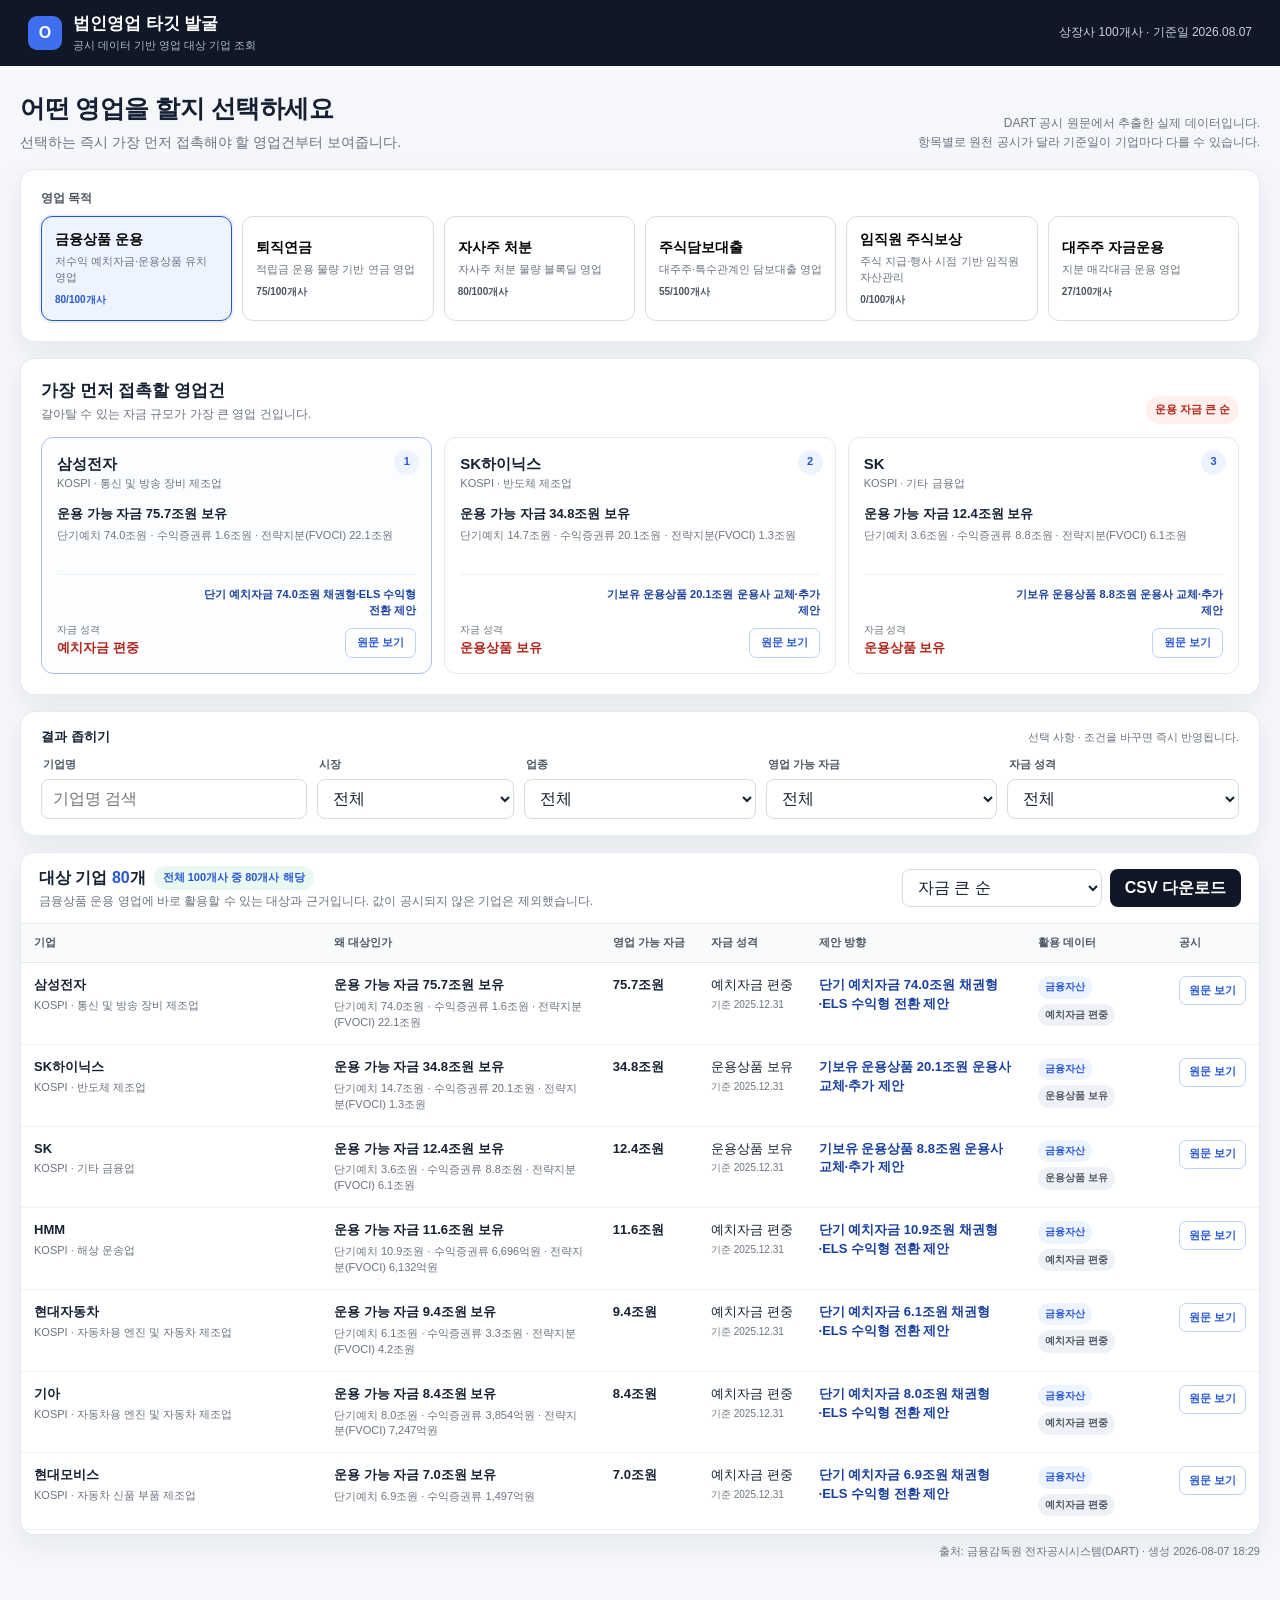
<file: targeting.html>
<!DOCTYPE html>
<html lang="ko">
<head>
  <meta charset="UTF-8" />
  <meta name="viewport" content="width=device-width, initial-scale=1.0" />
  <title>법인영업 타깃 발굴</title>
  <style>
    :root{
      --bg:#f5f7fb; --panel:#fff; --text:#152033; --muted:#6b7280;
      --line:#e5e9f0; --primary:#2457d6; --primary-soft:#edf3ff;
      --navy:#101827; --green:#087a55; --green-soft:#eaf8f2;
      --orange:#b45309; --orange-soft:#fff5e8; --red:#b42318;
      --red-soft:#fff0ee; --shadow:0 10px 28px rgba(16,24,39,.07);
    }
    *{box-sizing:border-box}
    body{
      margin:0;background:var(--bg);color:var(--text);
      font-family:Pretendard,-apple-system,BlinkMacSystemFont,"Segoe UI",
      Roboto,"Noto Sans KR",Arial,sans-serif;line-height:1.45;
    }
    button,input,select{font:inherit}
    .topbar{
      height:66px;background:var(--navy);color:#fff;padding:0 28px;
      display:flex;align-items:center;justify-content:space-between;
    }
    .brand{display:flex;align-items:center;gap:11px}
    .logo{
      width:34px;height:34px;border-radius:9px;background:#3f6ff0;
      display:grid;place-items:center;font-weight:800;
    }
    .brand-title{font-size:17px;font-weight:750}
    .brand-sub{font-size:11px;color:#aeb8c7;margin-top:2px}
    .top-meta{font-size:12px;color:#c9d2df;text-align:right}
    .page{width:min(1460px,calc(100% - 40px));margin:24px auto 42px}
    .hero{display:flex;justify-content:space-between;align-items:flex-end;margin-bottom:16px}
    .hero h1{margin:0;font-size:25px;letter-spacing:-.5px}
    .hero p{margin:6px 0 0;color:var(--muted);font-size:14px}
    .demo{font-size:12px;color:var(--muted);text-align:right;line-height:1.6}
    .panel{
      background:var(--panel);border:1px solid var(--line);border-radius:14px;
      box-shadow:var(--shadow);
    }
    .purpose-panel{padding:20px;margin-bottom:16px}
    .section-label{font-size:12px;font-weight:750;color:#4b5563;margin-bottom:9px}
    .purpose-row{
      display:grid;grid-template-columns:repeat(6,minmax(0,1fr));gap:10px;
    }
    .purpose-btn{
      min-height:84px;border:1px solid #d9dee7;background:#fff;border-radius:11px;
      padding:12px 13px;text-align:left;cursor:pointer;transition:.15s ease;
    }
    .purpose-btn:hover{border-color:#9bb6f6;transform:translateY(-1px)}
    .purpose-btn.active{
      border-color:var(--primary);background:var(--primary-soft);
      box-shadow:0 0 0 2px rgba(36,87,214,.08);
    }
    .purpose-title{font-size:14px;font-weight:780}
    .purpose-desc{font-size:11px;color:var(--muted);margin-top:5px}
    .purpose-cov{font-size:10px;font-weight:750;color:#4b5563;margin-top:7px}
    .purpose-btn.active .purpose-cov{color:var(--primary)}

    .upcoming-panel{padding:20px;margin-bottom:16px}
    .upcoming-head{
      display:flex;align-items:flex-end;justify-content:space-between;gap:14px;
      margin-bottom:13px;
    }
    .upcoming-title{font-size:17px;font-weight:800}
    .upcoming-sub{font-size:12px;color:var(--muted);margin-top:3px}
    .upcoming-badge{
      background:var(--red-soft);color:var(--red);font-size:11px;font-weight:800;
      padding:6px 9px;border-radius:999px;white-space:nowrap;
    }
    .upcoming-grid{display:grid;grid-template-columns:repeat(3,1fr);gap:12px}
    .deal-card{
      border:1px solid var(--line);border-radius:12px;padding:15px;background:#fff;
      position:relative;overflow:hidden;
    }
    .deal-card:first-child{border-color:#a9bff7;background:#fbfdff}
    .deal-rank{
      position:absolute;right:12px;top:12px;width:25px;height:25px;border-radius:50%;
      background:var(--primary-soft);color:var(--primary);display:grid;place-items:center;
      font-size:11px;font-weight:850;
    }
    .deal-company{font-size:15px;font-weight:850;padding-right:34px}
    .deal-meta{font-size:11px;color:var(--muted);margin-top:2px}
    .deal-reason{font-size:13px;font-weight:730;margin-top:13px}
    .deal-detail{font-size:11px;color:var(--muted);margin-top:4px;min-height:33px}
    .deal-bottom{
      display:flex;align-items:flex-end;justify-content:space-between;gap:10px;
      margin-top:13px;padding-top:12px;border-top:1px solid #edf0f4;
    }
    .deal-date-label{font-size:10px;color:var(--muted)}
    .deal-date{font-size:13px;font-weight:850;color:var(--red);margin-top:2px}
    .deal-right{display:flex;flex-direction:column;align-items:flex-end;gap:9px}
    .deal-action{font-size:11px;color:#173f9f;font-weight:750;text-align:right;max-width:220px}
    .deal-source{
      display:inline-flex;align-items:center;justify-content:center;height:30px;
      padding:0 11px;border:1px solid #bfd0fa;border-radius:7px;color:var(--primary);
      background:#fff;text-decoration:none;font-size:11px;font-weight:800;white-space:nowrap;
    }
    .deal-source:hover{background:var(--primary-soft)}

    .filter-panel{padding:16px 20px;margin-bottom:16px}
    .filter-header{
      display:flex;justify-content:space-between;align-items:center;margin-bottom:10px;
    }
    .filter-title{font-size:13px;font-weight:800}
    .filter-guide{font-size:11px;color:var(--muted)}
    .filter-grid{
      display:grid;grid-template-columns:1.15fr .85fr 1fr 1fr 1fr;gap:10px;align-items:end;
    }
    .field label{display:block;font-size:11px;font-weight:700;color:#4b5563;margin:0 0 6px 2px}
    input,select{
      width:100%;height:40px;border:1px solid #d5dbe4;border-radius:8px;
      padding:0 11px;background:#fff;color:var(--text);outline:none;
    }
    input:focus,select:focus{border-color:#7297ef;box-shadow:0 0 0 3px rgba(36,87,214,.09)}
    .field.hidden{visibility:hidden}

    .result-panel{overflow:hidden}
    .result-head{
      min-height:67px;padding:13px 18px;border-bottom:1px solid var(--line);
      display:flex;align-items:center;justify-content:space-between;gap:12px;
    }
    .result-title{font-size:16px;font-weight:780}
    .result-title span{color:var(--primary)}
    .result-sub{font-size:12px;color:var(--muted);margin-top:3px}
    .cov-badge{
      display:inline-flex;align-items:center;gap:5px;margin-left:8px;
      background:var(--green-soft);color:var(--green);font-size:11px;font-weight:800;
      padding:4px 9px;border-radius:999px;vertical-align:2px;
    }
    .cov-badge.warn{background:var(--orange-soft);color:var(--orange)}
    .head-actions{display:flex;gap:8px;align-items:center}
    .head-actions select{width:200px;height:38px}
    .btn{
      height:38px;border:0;border-radius:8px;padding:0 15px;font-weight:750;
      cursor:pointer;white-space:nowrap;
    }
    .btn-dark{background:var(--navy);color:#fff}
    .table-wrap{overflow:auto;max-height:610px}
    table{width:100%;border-collapse:separate;border-spacing:0;min-width:1180px;font-size:13px}
    th{
      position:sticky;top:0;z-index:2;background:#f8fafc;color:#4b5563;
      font-size:11px;font-weight:780;text-align:left;padding:11px 13px;
      border-bottom:1px solid var(--line);white-space:nowrap;
    }
    td{padding:13px;border-bottom:1px solid #edf0f4;vertical-align:top}
    tbody tr:hover{background:#fafcff}
    .company{font-weight:800;white-space:nowrap}
    .company-sub{font-size:11px;color:var(--muted);margin-top:3px}
    .reason{font-weight:680;max-width:310px}
    .reason-detail{font-size:11px;color:var(--muted);margin-top:4px;white-space:normal}
    .action{max-width:300px;white-space:normal}
    .action strong{color:#173f9f}
    .metric{font-weight:800;white-space:nowrap}
    .date{white-space:nowrap}
    .date-sub{font-size:10px;color:var(--muted);margin-top:3px;font-weight:400}
    .na{color:#9aa3af;font-weight:600}
    .chips{display:flex;gap:5px;flex-wrap:wrap;max-width:230px}
    .chip{
      display:inline-flex;align-items:center;border-radius:999px;padding:4px 7px;
      font-size:10px;font-weight:750;background:#eef2f7;color:#4b5563;white-space:nowrap;
    }
    .chip.blue{background:var(--primary-soft);color:var(--primary)}
    .chip.green{background:var(--green-soft);color:var(--green)}
    .chip.orange{background:var(--orange-soft);color:var(--orange)}
    .source{
      display:inline-flex;align-items:center;justify-content:center;height:29px;
      padding:0 9px;border:1px solid #bfd0fa;border-radius:7px;color:var(--primary);
      text-decoration:none;font-size:11px;font-weight:750;white-space:nowrap;
    }
    .empty{padding:70px 20px;text-align:center;color:var(--muted)}
    .foot{font-size:11px;color:var(--muted);text-align:right;margin-top:9px}
    @media(max-width:1200px){
      .purpose-row{grid-template-columns:repeat(3,1fr)}
      .upcoming-grid{grid-template-columns:1fr}
      .filter-grid{grid-template-columns:repeat(2,1fr)}
      .hero{align-items:flex-start;flex-direction:column;gap:8px}
    }
  </style>
</head>
<body>
  <header class="topbar">
    <div class="brand">
      <div class="logo">O</div>
      <div>
        <div class="brand-title">법인영업 타깃 발굴</div>
        <div class="brand-sub">공시 데이터 기반 영업 대상 기업 조회</div>
      </div>
    </div>
    <div class="top-meta" id="topMeta">데이터 불러오는 중…</div>
  </header>

  <main class="page">
    <div class="hero">
      <div>
        <h1>어떤 영업을 할지 선택하세요</h1>
        <p>선택하는 즉시 가장 먼저 접촉해야 할 영업건부터 보여줍니다.</p>
      </div>
      <div class="demo" id="heroNote"></div>
    </div>

    <section class="panel purpose-panel">
      <div class="section-label">영업 목적</div>
      <div class="purpose-row" id="purposeRow"></div>
    </section>

    <section class="panel upcoming-panel">
      <div class="upcoming-head">
        <div>
          <div class="upcoming-title">가장 먼저 접촉할 영업건</div>
          <div class="upcoming-sub" id="upcomingSub"></div>
        </div>
        <div class="upcoming-badge" id="upcomingBadge">우선순위 순</div>
      </div>
      <div class="upcoming-grid" id="upcomingGrid"></div>
    </section>

    <section class="panel filter-panel">
      <div class="filter-header">
        <div class="filter-title">결과 좁히기</div>
        <div class="filter-guide">선택 사항 · 조건을 바꾸면 즉시 반영됩니다.</div>
      </div>
      <div class="filter-grid">
        <div class="field">
          <label>기업명</label>
          <input id="companySearch" placeholder="기업명 검색" />
        </div>
        <div class="field">
          <label>시장</label>
          <select id="market">
            <option value="">전체</option>
            <option value="KOSPI">코스피</option>
            <option value="KOSDAQ">코스닥</option>
          </select>
        </div>
        <div class="field" id="industryField">
          <label>업종</label>
          <select id="industry"></select>
        </div>
        <div class="field" id="f1Field">
          <label id="filter1Label"></label>
          <select id="filter1"></select>
        </div>
        <div class="field" id="f2Field">
          <label id="filter2Label"></label>
          <select id="filter2"></select>
        </div>
      </div>
    </section>

    <section class="panel result-panel">
      <div class="result-head">
        <div>
          <div class="result-title">
            대상 기업 <span id="count">0</span>개<span id="covBadge"></span>
          </div>
          <div class="result-sub" id="resultSub"></div>
        </div>
        <div class="head-actions">
          <select id="sort"></select>
          <button class="btn btn-dark" id="download">CSV 다운로드</button>
        </div>
      </div>

      <div class="table-wrap">
        <table>
          <thead>
            <tr>
              <th>기업</th>
              <th>왜 대상인가</th>
              <th id="thMetric">관련 규모</th>
              <th id="thTime">권장 영업일 / D-day</th>
              <th>제안 방향</th>
              <th>활용 데이터</th>
              <th>공시</th>
            </tr>
          </thead>
          <tbody id="tbody"></tbody>
        </table>
      </div>
    </section>

    <div class="foot" id="foot"></div>
  </main>

<script>
const CHIP_COLOR = {
  "금융자산":"blue","투자이력":"green","주식담보":"orange","자사주":"blue",
  "퇴직연금":"green","주식보상":"blue","대주주변경":"orange","임원퇴임":"green",
  "최대주주":"orange"
};

let DATA = null;      // site_data.json 전체
let activeKey = null; // 현재 탭 key
let rows = [];        // 현재 화면에 보이는 행

const el = id => document.getElementById(id);

/* ---------------------------------------------------------------- 유틸 */

// amount 는 억원 단위로 통일되어 들어온다
function eok(v){
  if(v == null) return null;
  if(v >= 10000){
    const j = v / 10000;
    return (Number.isInteger(j) ? j.toFixed(0) : j.toFixed(1)) + "조원";
  }
  return Math.round(v).toLocaleString("ko-KR") + "억원";
}

function baseDate(){
  return DATA ? new Date(DATA.meta.baseDate + "T00:00:00") : new Date();
}

function dayDiff(dateStr){
  if(!dateStr) return null;
  const d = new Date(dateStr + "T00:00:00");
  return Math.ceil((d - baseDate()) / 86400000);
}

function fmtDate(s){ return s ? s.replaceAll("-", ".") : ""; }

// 시간 열 텍스트. 항목마다 날짜의 성격이 달라 mode 로 분기한다.
function timeCell(tab, r){
  const mode = tab.timeColumn.mode;
  if(mode === "none")  return {main: r.timeText ?? "-", sub: ""};
  if(mode === "range") return {main: r.timeText ?? "구간 미공시", sub: ""};
  if(!r.dateValue)     return {main: r.timeText ?? "미공시", sub: "", na: true};

  const diff = dayDiff(r.dateValue);
  if(mode === "elapsed"){
    // 변경일이 미래면 아직 발생 전이다. '경과'로 쓰면 거꾸로 읽힌다.
    return diff > 0
      ? {main: fmtDate(r.dateValue), sub: `변경 예정 D-${diff}`}
      : {main: fmtDate(r.dateValue), sub: `발생 후 ${-diff}일 경과`};
  }
  // dday — 지난 날짜를 D-DAY 로 쓰면 끝난 건이 임박 건으로 보인다
  if(diff < 0)  return {main: fmtDate(r.dateValue), sub: `${-diff}일 경과`, na: true};
  if(diff === 0) return {main: fmtDate(r.dateValue), sub: "D-DAY"};
  return {main: fmtDate(r.dateValue), sub: `D-${diff}`};
}

function sortValue(r, key){
  if(key === "amount") return -(r.amount ?? -Infinity);
  if(key === "ratio")  return r.ratio ?? Infinity;
  if(key === "date"){
    const d = dayDiff(r.dateValue);
    if(d == null) return Infinity;      // 날짜 없는 건은 맨 뒤
    if(d < 0)     return 1e6 - d;       // 지난 건은 그보다 더 뒤
    return d;                            // 임박한 미래 건이 앞
  }
  return 0;
}

/* -------------------------------------------------------------- 렌더링 */

function currentTab(){ return DATA.tabs.find(t => t.key === activeKey); }

function renderPurpose(){
  el("purposeRow").innerHTML = DATA.tabs.map(t => `
    <button class="purpose-btn ${t.key === activeKey ? "active" : ""}" data-key="${t.key}">
      <div class="purpose-title">${t.title}</div>
      <div class="purpose-desc">${t.desc}</div>
      <div class="purpose-cov">${t.coverage.covered}/${t.coverage.total}개사</div>
    </button>`).join("");
  document.querySelectorAll(".purpose-btn").forEach(b =>
    b.onclick = () => setTab(b.dataset.key));
}

function optionsHtml(options){
  return options.map(([v, t]) => `<option value="${v}">${t}</option>`).join("");
}

function setupFilters(tab){
  const fields = [["f1Field","filter1Label","filter1"], ["f2Field","filter2Label","filter2"]];
  fields.forEach(([fieldId, labelId, selId], i) => {
    const f = tab.filters[i];
    if(!f){ el(fieldId).classList.add("hidden"); el(selId).innerHTML = ""; return; }
    el(fieldId).classList.remove("hidden");
    el(labelId).textContent = f.label;
    el(selId).innerHTML = optionsHtml(f.options);
  });

  // 업종은 원문에 없는 경우가 있어, 값이 있는 탭에서만 노출한다
  const inds = [...new Set(tab.rows.map(r => r.industry).filter(Boolean))].sort();
  if(inds.length){
    el("industryField").classList.remove("hidden");
    el("industry").innerHTML = '<option value="">전체</option>' +
      inds.map(x => `<option value="${x}">${x}</option>`).join("");
  }else{
    el("industryField").classList.add("hidden");
    el("industry").innerHTML = '<option value="">전체</option>';
  }
}

function setTab(key){
  activeKey = key;
  const tab = currentTab();
  el("companySearch").value = "";
  el("market").value = "";
  el("industry").value = "";
  renderPurpose();
  setupFilters(tab);

  el("upcomingSub").textContent = tab.upcoming;
  el("upcomingBadge").textContent = tab.upcomingBadge || "우선순위 순";
  el("thMetric").textContent = tab.metricLabel;
  el("thTime").textContent = tab.timeColumn.label;
  el("sort").innerHTML = optionsHtml(tab.sortOptions);
  el("sort").value = tab.sortDefault;
  apply();
}

function passesFilter(r, f, value){
  if(!value) return true;
  if(f.type === "min") return (r[f.field] ?? -Infinity) >= Number(value);
  if(f.type === "max") return (r[f.field] ??  Infinity) <  Number(value);
  if(f.type === "eq")  return r[f.field] === value;
  if(f.type === "withinMonths"){
    const d = dayDiff(r.dateValue);
    return d != null && d >= 0 && d <= Number(value) * 31;
  }
  return true;
}

function apply(){
  const tab = currentTab();
  const q = el("companySearch").value.trim().toLowerCase();
  const market = el("market").value, industry = el("industry").value;
  const vals = [el("filter1").value, el("filter2").value];

  let data = tab.rows.filter(r =>
    (!q || r.name.toLowerCase().includes(q)) &&
    (!market || r.market === market) &&
    (!industry || r.industry === industry) &&
    tab.filters.every((f, i) => passesFilter(r, f, vals[i]))
  );

  const key = el("sort").value;
  if(key === "company"){
    data.sort((a, b) => a.name.localeCompare(b.name, "ko"));
  }else{
    data.sort((a, b) => sortValue(a, key) - sortValue(b, key));
  }

  rows = data;
  renderUpcoming(tab);
  renderTable(tab);
}

function renderUpcoming(tab){
  const top = rows.slice(0, 3);
  if(!top.length){
    el("upcomingGrid").innerHTML =
      '<div class="empty" style="grid-column:1/-1;padding:35px 20px">조건에 맞는 영업건이 없습니다.</div>';
    return;
  }
  el("upcomingGrid").innerHTML = top.map((r, i) => {
    const t = timeCell(tab, r);
    return `
    <article class="deal-card">
      <div class="deal-rank">${i + 1}</div>
      <div class="deal-company">${r.name}</div>
      <div class="deal-meta">${r.market}${r.industry ? " · " + r.industry : ""}</div>
      <div class="deal-reason">${r.reason}</div>
      <div class="deal-detail">${r.detail ?? ""}</div>
      <div class="deal-bottom">
        <div>
          <div class="deal-date-label">${tab.timeColumn.label}</div>
          <div class="deal-date">${t.main}${t.sub ? " · " + t.sub : ""}</div>
        </div>
        <div class="deal-right">
          <div class="deal-action">${r.action}</div>
          <a class="deal-source" href="${r.sourceUrl}" target="_blank" rel="noopener">원문 보기</a>
        </div>
      </div>
    </article>`;
  }).join("");
}

function renderTable(tab){
  el("count").textContent = rows.length.toLocaleString("ko-KR");

  const cov = tab.coverage;
  const pct = cov.total ? Math.round(cov.covered / cov.total * 100) : 0;
  el("covBadge").innerHTML =
    `<span class="cov-badge ${pct < 30 ? "warn" : ""}">전체 ${cov.total}개사 중 ${cov.covered}개사 해당</span>`;
  el("resultSub").textContent =
    `${tab.title} 영업에 바로 활용할 수 있는 대상과 근거입니다. 값이 공시되지 않은 기업은 제외했습니다.`;

  if(!rows.length){
    el("tbody").innerHTML =
      '<tr><td colspan="7"><div class="empty">조건에 맞는 기업이 없습니다.</div></td></tr>';
    return;
  }

  el("tbody").innerHTML = rows.map(r => {
    const t = timeCell(tab, r);
    return `
    <tr>
      <td>
        <div class="company">${r.name}</div>
        <div class="company-sub">${r.market}${r.industry ? " · " + r.industry : ""}</div>
      </td>
      <td>
        <div class="reason">${r.reason}</div>
        <div class="reason-detail">${r.detail ?? ""}</div>
      </td>
      <td class="metric">${r.metricText ?? eok(r.amount) ?? '<span class="na">미공시</span>'}</td>
      <td class="date">
        <div class="${t.na ? "na" : ""}">${t.main}</div>
        ${t.sub ? `<div class="date-sub">${t.sub}</div>` : ""}
        ${r.asOf ? `<div class="date-sub">기준 ${fmtDate(r.asOf)}</div>` : ""}
      </td>
      <td class="action"><strong>${r.action}</strong></td>
      <td><div class="chips">${(r.chips || []).map(c =>
        `<span class="chip ${CHIP_COLOR[c] || ""}">${c}</span>`).join("")}</div></td>
      <td><a class="source" href="${r.sourceUrl}" target="_blank" rel="noopener">원문 보기</a></td>
    </tr>`;
  }).join("");
}

function download(){
  const tab = currentTab();
  const headers = ["기업명","시장","업종","왜 대상인가","상세 근거",tab.metricLabel,
                   tab.timeColumn.label,"기준일","제안 방향","활용 데이터","공시 원문"];
  const csv = [headers, ...rows.map(r => {
    const t = timeCell(tab, r);
    return [r.name, r.market, r.industry ?? "", r.reason, r.detail ?? "",
            r.metricText ?? eok(r.amount) ?? "미공시",
            [t.main, t.sub].filter(Boolean).join(" "), r.asOf ?? "",
            r.action, (r.chips || []).join("|"), r.sourceUrl];
  })].map(row => row.map(v => `"${String(v).replace(/"/g, '""')}"`).join(",")).join("\n");

  const blob = new Blob(["﻿" + csv], {type:"text/csv;charset=utf-8"});
  const url = URL.createObjectURL(blob);
  const a = document.createElement("a");
  a.href = url; a.download = `${tab.title}_영업대상.csv`; a.click();
  URL.revokeObjectURL(url);
}

/* ------------------------------------------------------------------ 시작 */

async function init(){
  try{
    const res = await fetch("data/site_data.json", {cache:"no-store"});
    if(!res.ok) throw new Error(`site_data.json ${res.status}`);
    DATA = await res.json();
  }catch(err){
    el("topMeta").textContent = "데이터 로드 실패";
    el("purposeRow").innerHTML =
      `<div class="empty" style="grid-column:1/-1">데이터를 불러오지 못했습니다. (${err.message})</div>`;
    return;
  }

  el("topMeta").innerHTML =
    `상장사 ${DATA.meta.companyCount}개사 · 기준일 ${fmtDate(DATA.meta.baseDate)}`;
  el("heroNote").innerHTML =
    `DART 공시 원문에서 추출한 실제 데이터입니다.<br>` +
    `항목별로 원천 공시가 달라 기준일이 기업마다 다를 수 있습니다.`;
  el("foot").textContent =
    `출처: 금융감독원 전자공시시스템(DART) · 생성 ${DATA.meta.generated}`;

  activeKey = DATA.tabs[0].key;
  setTab(activeKey);
}

el("companySearch").addEventListener("input", apply);
["market","industry","filter1","filter2","sort"].forEach(id =>
  el(id).addEventListener("change", apply));
el("download").onclick = download;

init();
</script>
</body>
</html>
</file>
<file: assets/base.css>
:root{
  --bg:#f5f7fb; --panel:#fff; --text:#152033; --muted:#6b7280;
  --line:#e5e9f0; --primary:#2457d6; --primary-soft:#edf3ff;
  --navy:#101827; --green:#087a55; --green-soft:#eaf8f2;
  --orange:#b45309; --orange-soft:#fff5e8; --red:#b42318;
  --red-soft:#fff0ee; --shadow:0 10px 28px rgba(16,24,39,.07);
}
*{box-sizing:border-box}
body{margin:0;background:var(--bg);color:var(--text);line-height:1.45;
  font-family:Pretendard,-apple-system,BlinkMacSystemFont,"Segoe UI",Roboto,"Noto Sans KR",Arial,sans-serif}
button,input,select{font:inherit}
a{color:inherit}
.topbar{height:72px;background:var(--navy);color:#fff;padding:0 26px;
  display:flex;align-items:center;justify-content:space-between;gap:20px}
.brand{display:flex;align-items:center;gap:11px}
.logo{width:36px;height:36px;border-radius:10px;font-size:17px;background:#3f6ff0;display:grid;place-items:center;font-weight:800}
.brand-title{font-size:18px;font-weight:750}
.brand-sub{font-size:13px;color:#aeb8c7;margin-top:2px}
.nav{display:flex;gap:6px}
.nav a{display:inline-flex;align-items:center;height:42px;padding:0 19px;border-radius:9px;
  font-size:16px;font-weight:750;letter-spacing:-.2px;text-decoration:none;color:#c9d2df}
.nav a:hover{background:rgba(255,255,255,.08);color:#fff}
.nav a.on{background:#3f6ff0;color:#fff}
.top-meta{font-size:14px;color:#c9d2df;text-align:right;white-space:nowrap;line-height:1.45}
.top-right{display:flex;align-items:center;gap:16px;justify-content:flex-end}
.brand-logo{height:40px;width:auto;display:block}
.brand-bar{width:1px;height:34px;background:rgba(255,255,255,.18)}
.co-logo{display:flex;align-items:center;padding-left:16px;border-left:1px solid rgba(255,255,255,.18);height:34px}
.co-logo img{height:30px;width:auto;display:block}
.page{width:min(1460px,calc(100% - 40px));margin:22px auto 44px}
.panel{background:var(--panel);border:1px solid var(--line);border-radius:14px;box-shadow:var(--shadow)}
.sec-head{display:flex;align-items:flex-end;justify-content:space-between;gap:14px;margin:0 0 12px}
.sec-title{font-size:17px;font-weight:800}
.sec-sub{font-size:12px;color:var(--muted);margin-top:3px}
.badge{display:inline-flex;align-items:center;gap:5px;border-radius:999px;padding:4px 10px;
  font-size:11px;font-weight:800;background:#eef2f7;color:#4b5563;white-space:nowrap}
.badge.green{background:var(--green-soft);color:var(--green)}
.badge.orange{background:var(--orange-soft);color:var(--orange)}
.badge.red{background:var(--red-soft);color:var(--red)}
.badge.blue{background:var(--primary-soft);color:var(--primary)}
.na{color:#9aa3af;font-weight:600}
.foot{font-size:11px;color:var(--muted);text-align:right;margin-top:12px}
.empty{padding:56px 20px;text-align:center;color:var(--muted)}
</file>
